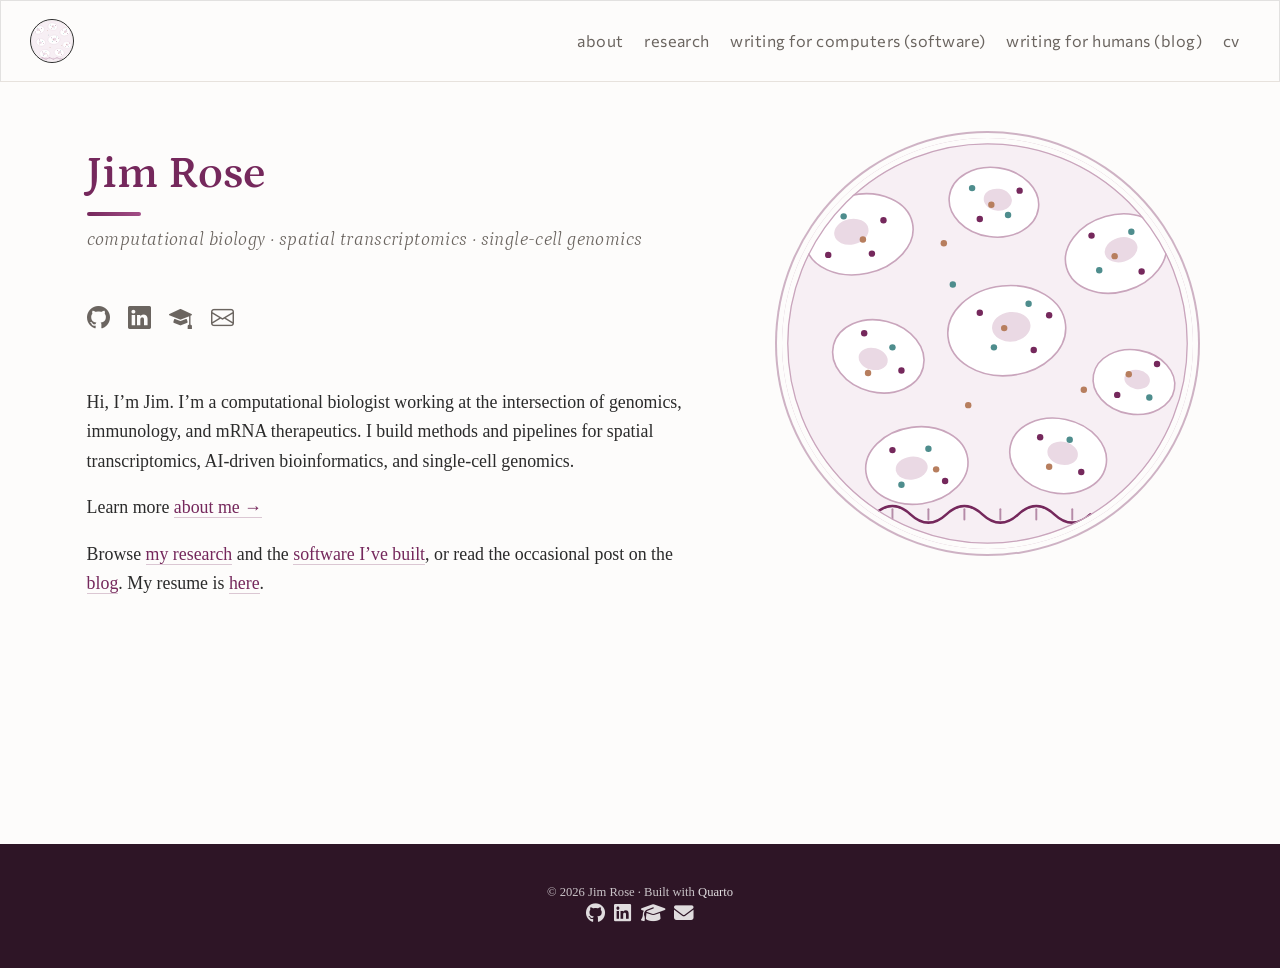
<file: index.html>
<!DOCTYPE html>
<html xmlns="http://www.w3.org/1999/xhtml" lang="en" xml:lang="en"><head>

<meta charset="utf-8">
<meta name="generator" content="quarto-1.11.9">

<meta name="viewport" content="width=device-width, initial-scale=1.0, user-scalable=yes">


<title>Jim Rose</title>
<style>
/* Default styles provided by pandoc.
** See https://pandoc.org/MANUAL.html#variables-for-html for config info.
*/
span.smallcaps{font-variant: small-caps;}
div.columns{display: flex; gap: 1.5em;}
div.column{flex: auto;}
@media screen {
div.columns{gap: min(4vw, 1.5em);}
div.column{overflow-x: auto;}
}
div.hanging-indent{margin-left: 1.5em; text-indent: -1.5em;}
ul.task-list{list-style: none;}
ul.task-list li input[type="checkbox"] {
  width: 0.8em;
  margin: 0 0.8em 0.2em -1em; /* quarto-specific, see https://github.com/quarto-dev/quarto-cli/issues/4556 */ 
  vertical-align: middle;
}
</style>


<script src="site_libs/quarto-nav/quarto-nav.js"></script>
<script src="site_libs/quarto-nav/headroom.min.js"></script>
<script src="site_libs/clipboard/clipboard.min.js"></script>
<script src="site_libs/quarto-search/autocomplete.umd.js"></script>
<script src="site_libs/quarto-search/fuse.min.js"></script>
<script src="site_libs/quarto-search/quarto-search.js"></script>
<meta name="quarto:offset" content="./">
<link href="./assets/headshot.png" rel="icon" type="image/png">
<script src="site_libs/quarto-html/quarto.js" type="module"></script>
<script src="site_libs/quarto-html/tabsets/tabsets.js" type="module"></script>
<script src="site_libs/quarto-html/scrollable-regions/scrollable-regions.js" type="module"></script>
<script src="site_libs/quarto-html/popper.min.js"></script>
<script src="site_libs/quarto-html/tippy.umd.min.js"></script>
<link href="site_libs/quarto-html/tippy.css" rel="stylesheet">
<link href="site_libs/quarto-html/quarto-syntax-highlighting-556b374da156cc6703968f8f71b5660c.css" rel="stylesheet" id="quarto-text-highlighting-styles">
<script src="site_libs/bootstrap/bootstrap.min.js"></script>
<link href="site_libs/bootstrap/bootstrap-icons.css" rel="stylesheet">
<link href="site_libs/bootstrap/bootstrap-c761110cfff67bc8594c60d81f4d1e9e.min.css" rel="stylesheet" append-hash="true" id="quarto-bootstrap" data-mode="light">
<link href="site_libs/quarto-contrib/fontawesome6-6.7.2/all.min.css" rel="stylesheet">
<link href="site_libs/quarto-contrib/fontawesome6-6.7.2/latex-fontsize.css" rel="stylesheet">
<script id="quarto-search-options" type="application/json">{
  "location": "navbar",
  "copy-button": false,
  "collapse-after": 3,
  "panel-placement": "end",
  "type": "overlay",
  "limit": 50,
  "keyboard-shortcut": [
    "f",
    "/",
    "s"
  ],
  "show-item-context": false,
  "language": {
    "search-no-results-text": "No results",
    "search-matching-documents-text": "matching documents",
    "search-copy-link-title": "Copy link to search",
    "search-hide-matches-text": "Hide additional matches",
    "search-more-match-text": "more match in this document",
    "search-more-matches-text": "more matches in this document",
    "search-clear-button-title": "Clear",
    "search-text-placeholder": "",
    "search-detached-cancel-button-title": "Cancel",
    "search-submit-button-title": "Submit",
    "search-label": "Search"
  }
}</script>


</head>

<body class="nav-fixed quarto-light"><a id="quarto-skip-link" class="visually-hidden-focusable" href="#quarto-document-content">Skip to main content</a>

<div id="quarto-search-results"></div>
  <header id="quarto-header" class="headroom fixed-top">
    <nav class="navbar navbar-expand-lg " data-bs-theme="dark" aria-label="Site">
      <div class="navbar-container container-fluid">
      <div class="navbar-brand-container mx-auto">
    <a href="./index.html" class="navbar-brand navbar-brand-logo">
    <img src="./assets/hero.svg" alt="Home — stylized tissue illustration" class="navbar-logo light-content">
    <img src="./assets/hero.svg" alt="Home — stylized tissue illustration" class="navbar-logo dark-content">
    </a>
  </div>
          <button class="navbar-toggler" type="button" data-bs-toggle="collapse" data-bs-target="#navbarCollapse" aria-controls="navbarCollapse" aria-expanded="false" aria-label="Toggle navigation" onclick="if (window.quartoToggleHeadroom) { window.quartoToggleHeadroom(); }">
  <span class="navbar-toggler-icon"></span>
</button>
          <div class="collapse navbar-collapse" id="navbarCollapse">
            <ul class="navbar-nav navbar-nav-scroll ms-auto">
  <li class="nav-item">
    <a class="nav-link" href="./about.html"> 
<span class="menu-text">about</span></a>
  </li>  
  <li class="nav-item">
    <a class="nav-link" href="./research.html"> 
<span class="menu-text">research</span></a>
  </li>  
  <li class="nav-item">
    <a class="nav-link" href="./software.html"> 
<span class="menu-text">writing for computers (software)</span></a>
  </li>  
  <li class="nav-item">
    <a class="nav-link" href="./blog.html"> 
<span class="menu-text">writing for humans (blog)</span></a>
  </li>  
  <li class="nav-item">
    <a class="nav-link" href="./cv.html"> 
<span class="menu-text">cv</span></a>
  </li>  
</ul>
          </div> <!-- /navcollapse -->
            <div class="quarto-navbar-tools">
</div>
      </div> <!-- /container-fluid -->
    </nav>
</header>
<!-- content -->
<div id="quarto-content" class="quarto-container page-columns page-rows-contents page-layout-full page-navbar">
<!-- sidebar -->
<!-- margin-sidebar -->
    
<!-- main -->
<div class="quarto-about-solana column-page">
  <div class="about-entity">
    <div class="entity-contents">
      <header id="title-block-header" class="quarto-title-block default">
<div class="quarto-title">
<h1 class="title">Jim Rose</h1>
<p class="subtitle lead">computational biology · spatial transcriptomics · single-cell genomics</p>
</div>
<div class="quarto-title-meta column-page">
  </div>
</header> <div class="about-links">
  <a href="https://github.com/jrose835" class="about-link" rel="" target="">
    <i class="bi bi-github"></i>
     <span class="about-link-text"></span>
  </a>
  <a href="https://www.linkedin.com/in/james-r-rose-85b70023/" class="about-link" rel="" target="">
    <i class="bi bi-linkedin"></i>
     <span class="about-link-text"></span>
  </a>
  <a href="https://scholar.google.com/citations?user=G2WDGLUAAAAJ&amp;hl=en" class="about-link" rel="" target="">
    <i class="bi bi-mortarboard-fill"></i>
     <span class="about-link-text"></span>
  </a>
  <a href="mailto:jrose835@gmail.com" class="about-link" rel="" target="">
    <i class="bi bi-envelope"></i>
     <span class="about-link-text"></span>
  </a>
</div>
      <div class="about-contents"><main class="content column-page" id="quarto-document-content" tabindex="-1">
<div id="hero-heading">
<p>Hi, I’m Jim. I’m a computational biologist working at the intersection of genomics, immunology, and mRNA therapeutics. I build methods and pipelines for spatial transcriptomics, AI-driven bioinformatics, and single-cell genomics.</p>
<p>Learn more <a href="./about.html">about me →</a></p>
<p>Browse <a href="./research.html">my research</a> and the <a href="./software.html">software I’ve built</a>, or read the occasional post on the <a href="./blog.html">blog</a>. My resume is <a href="./cv.html">here</a>.</p>
</div>


</main></div>
    </div>
    <img src="assets/hero.svg" alt="Stylized tissue section: cell outlines with multi-colored transcript dots and an mRNA strand" class="about-image
  round " style="height: 22em; width: 22em;">
  </div>
</div>
 <!-- /main -->
<script id="quarto-html-after-body" type="application/javascript">
  window.document.addEventListener("DOMContentLoaded", function (event) {
    const isCodeAnnotation = (el) => {
      for (const clz of el.classList) {
        if (clz.startsWith('code-annotation-')) {                     
          return true;
        }
      }
      return false;
    }
    const onCopySuccess = function(e) {
      // button target
      const button = e.trigger;
      // don't keep focus
      button.blur();
      // flash "checked"
      button.classList.add('code-copy-button-checked');
      var currentTitle = button.getAttribute("title");
      button.setAttribute("title", "Copied!");
      let tooltip;
      if (window.bootstrap) {
        button.setAttribute("data-bs-toggle", "tooltip");
        button.setAttribute("data-bs-placement", "left");
        button.setAttribute("data-bs-title", "Copied!");
        tooltip = new bootstrap.Tooltip(button, 
          { trigger: "manual", 
            customClass: "code-copy-button-tooltip",
            offset: [0, -8]});
        tooltip.show();    
      }
      setTimeout(function() {
        if (tooltip) {
          tooltip.hide();
          button.removeAttribute("data-bs-title");
          button.removeAttribute("data-bs-toggle");
          button.removeAttribute("data-bs-placement");
        }
        button.setAttribute("title", currentTitle);
        button.classList.remove('code-copy-button-checked');
      }, 1000);
      // clear code selection
      e.clearSelection();
    }
    const getTextToCopy = function(trigger) {
      const outerScaffold = trigger.parentElement.cloneNode(true);
      const codeEl = outerScaffold.querySelector('code');
      for (const childEl of codeEl.children) {
        if (isCodeAnnotation(childEl)) {
          childEl.remove();
        }
      }
      return codeEl.innerText;
    }
    const clipboard = new window.ClipboardJS('.code-copy-button:not([data-in-quarto-modal])', {
      text: getTextToCopy
    });
    clipboard.on('success', onCopySuccess);
    if (window.document.getElementById('quarto-embedded-source-code-modal')) {
      const clipboardModal = new window.ClipboardJS('.code-copy-button[data-in-quarto-modal]', {
        text: getTextToCopy,
        container: window.document.getElementById('quarto-embedded-source-code-modal')
      });
      clipboardModal.on('success', onCopySuccess);
    }
      var localhostRegex = new RegExp(/^(?:http|https):\/\/localhost\:?[0-9]*\//);
      var mailtoRegex = new RegExp(/^mailto:/);
        var filterRegex = new RegExp("https:\/\/jamesrrose\.com");
      const newWindowLabel = "(opens in a new tab)";
      const newWindowNoteId = "quarto-ext-newwindow-label";
      // Links reference one hidden label through aria-describedby, so the
      // announcement never changes their accessible name.
      var describeNewWindow = (link) => {
        if (!window.document.getElementById(newWindowNoteId)) {
          var newWindowNote = window.document.createElement("span");
          newWindowNote.id = newWindowNoteId;
          newWindowNote.hidden = true;
          newWindowNote.textContent = newWindowLabel;
          window.document.body.appendChild(newWindowNote);
        }
        var describedBy = (link.getAttribute("aria-describedby") || "").split(/\s+/).filter(Boolean);
        if (!describedBy.includes(newWindowNoteId)) {
          describedBy.push(newWindowNoteId);
          link.setAttribute("aria-describedby", describedBy.join(" "));
        }
      }
      var isInternal = (href) => {
          return filterRegex.test(href) || localhostRegex.test(href) || mailtoRegex.test(href);
      }
      // Inspect non-navigation links and adorn them if external
      window.quartoDecorateExternalLinks = function (root) {
     var links = (root || window.document).querySelectorAll('a[href]:not(.nav-link):not(.navbar-brand):not(.toc-action):not(.sidebar-link):not(.sidebar-item-toggle):not(.pagination-link):not(.no-external):not([aria-hidden]):not(.dropdown-item):not(.quarto-navigation-tool):not(.about-link)');
      for (var i=0; i<links.length; i++) {
        const link = links[i];
        if (!isInternal(link.href)) {
          // undo the damage that might have been done by quarto-nav.js in the case of
          // links that we want to consider external
          if (link.dataset.originalHref !== undefined) {
            link.href = link.dataset.originalHref;
          }
            // target, if specified
            link.setAttribute("target", "_blank");
            if (link.getAttribute("rel") === null) {
              link.setAttribute("rel", "noopener");
            }
            describeNewWindow(link);
          if (!link.classList.contains('no-external-icon')) {
          }
        }
      }
      };
      window.quartoDecorateExternalLinks(window.document);
    // Esc closes the popup (WCAG 1.4.13) and focus leaving both trigger and
    // popup closes it (WCAG 2.4.11); tippy handles neither for interactive popups.
    const hideOnEscAndFocusOut = {
      name: 'hideOnEscAndFocusOut',
      defaultValue: true,
      fn(instance) {
        const dismiss = () => {
          // A show scheduled by the trigger delay would otherwise reopen it
          instance.clearDelayTimeouts();
          instance.hide();
        };
        const onKeyDown = (event) => {
          if (event.key !== 'Escape') {
            return;
          }
          // Keep Esc from also reaching page handlers (e.g. reveal.js overview),
          // except an open reveal.js slide menu, which Esc should close too.
          // The menu handles keys only when its keyboard option is on.
          const menuHandlesEsc = window.Reveal?.getPlugin?.('menu')?.isOpen() &&
            window.Reveal.getConfig().menu?.keyboard !== false;
          if (!menuHandlesEsc) {
            event.stopPropagation();
          }
          if (instance.popper.contains(window.document.activeElement)) {
            // Disabled while refocusing so the focus trigger does not reopen it
            instance.disable();
            instance.reference.focus();
            instance.enable();
          }
          dismiss();
        };
        const onFocusOut = (event) => {
          const target = event.relatedTarget;
          if (target && !instance.reference.contains(target) &&
              !instance.popper.contains(target)) {
            dismiss();
          }
        };
        // On the trigger too: a click trigger (code-annotations: select) has no
        // blur handling. Attached for the instance's lifetime so leaving the
        // trigger also cancels a show still pending on the trigger delay.
        instance.reference.addEventListener('focusout', onFocusOut);
        return {
          onShow() {
            window.document.addEventListener('keydown', onKeyDown, true);
            instance.popper.addEventListener('focusout', onFocusOut);
          },
          onHide() {
            window.document.removeEventListener('keydown', onKeyDown, true);
            instance.popper.removeEventListener('focusout', onFocusOut);
          },
          onDestroy() {
            instance.reference.removeEventListener('focusout', onFocusOut);
          },
        };
      },
    };
    function tippyHover(el, contentFn, onTriggerFn, onUntriggerFn) {
      const config = {
        allowHTML: true,
        maxWidth: 500,
        delay: 100,
        arrow: false,
        appendTo: function(el) {
            return el.parentElement;
        },
        interactive: true,
        interactiveBorder: 10,
        theme: 'quarto',
        placement: 'bottom-start',
        plugins: [hideOnEscAndFocusOut],
      };
      if (contentFn) {
        config.content = contentFn;
      }
      if (onTriggerFn) {
        config.onTrigger = onTriggerFn;
      }
      if (onUntriggerFn) {
        config.onUntrigger = onUntriggerFn;
      }
      window.tippy(el, config); 
    }
    const noterefs = window.document.querySelectorAll('a[role="doc-noteref"]');
    for (var i=0; i<noterefs.length; i++) {
      const ref = noterefs[i];
      tippyHover(ref, function() {
        // use id or data attribute instead here
        let href = ref.getAttribute('data-footnote-href') || ref.getAttribute('href');
        try { href = new URL(href).hash; } catch {}
        const id = href.replace(/^#\/?/, "");
        const note = window.document.getElementById(id);
        if (note) {
          return note.innerHTML;
        } else {
          return "";
        }
      });
    }
    const xrefs = window.document.querySelectorAll('a.quarto-xref');
    const processXRef = (id, note) => {
      // Strip column container classes
      const stripColumnClz = (el) => {
        el.classList.remove("page-full", "page-columns");
        if (el.children) {
          for (const child of el.children) {
            stripColumnClz(child);
          }
        }
      }
      stripColumnClz(note)
      if (id === null || id.startsWith('sec-')) {
        // Special case sections, only their first couple elements
        const container = document.createElement("div");
        if (note.children && note.children.length > 2) {
          container.appendChild(note.children[0].cloneNode(true));
          for (let i = 1; i < note.children.length; i++) {
            const child = note.children[i];
            if (child.tagName === "P" && child.innerText === "") {
              continue;
            } else {
              container.appendChild(child.cloneNode(true));
              break;
            }
          }
          if (window.Quarto?.typesetMath) {
            window.Quarto.typesetMath(container);
          }
          return container.innerHTML
        } else {
          if (window.Quarto?.typesetMath) {
            window.Quarto.typesetMath(note);
          }
          return note.innerHTML;
        }
      } else {
        // Remove any anchor links if they are present
        const anchorLink = note.querySelector('a.anchorjs-link');
        if (anchorLink) {
          anchorLink.remove();
        }
        if (window.Quarto?.typesetMath) {
          window.Quarto.typesetMath(note);
        }
        if (note.classList.contains("callout")) {
          return note.outerHTML;
        } else {
          return note.innerHTML;
        }
      }
    }
    for (var i=0; i<xrefs.length; i++) {
      const xref = xrefs[i];
      tippyHover(xref, undefined, function(instance) {
        instance.disable();
        let url = xref.getAttribute('href');
        let hash = undefined; 
        if (url.startsWith('#')) {
          hash = url;
        } else {
          try { hash = new URL(url).hash; } catch {}
        }
        if (hash) {
          const id = hash.replace(/^#\/?/, "");
          const note = window.document.getElementById(id);
          if (note !== null) {
            try {
              const html = processXRef(id, note.cloneNode(true));
              instance.setContent(html);
            } finally {
              instance.enable();
              instance.show();
            }
          } else {
            // See if we can fetch this
            fetch(url.split('#')[0])
            .then(res => res.text())
            .then(html => {
              const parser = new DOMParser();
              const htmlDoc = parser.parseFromString(html, "text/html");
              const note = htmlDoc.getElementById(id);
              if (note !== null) {
                const html = processXRef(id, note);
                instance.setContent(html);
              } 
            }).finally(() => {
              instance.enable();
              instance.show();
            });
          }
        } else {
          // See if we can fetch a full url (with no hash to target)
          // This is a special case and we should probably do some content thinning / targeting
          fetch(url)
          .then(res => res.text())
          .then(html => {
            const parser = new DOMParser();
            const htmlDoc = parser.parseFromString(html, "text/html");
            const note = htmlDoc.querySelector('main.content');
            if (note !== null) {
              // This should only happen for chapter cross references
              // (since there is no id in the URL)
              // remove the first header
              if (note.children.length > 0 && note.children[0].tagName === "HEADER") {
                note.children[0].remove();
              }
              const html = processXRef(null, note);
              instance.setContent(html);
            } 
          }).finally(() => {
            instance.enable();
            instance.show();
          });
        }
      }, function(instance) {
      });
    }
        let selectedAnnoteEl;
        const selectorForAnnotation = ( cell, annotation) => {
          let cellAttr = 'data-code-cell="' + cell + '"';
          let lineAttr = 'data-code-annotation="' +  annotation + '"';
          const selector = 'span[' + cellAttr + '][' + lineAttr + ']';
          return selector;
        }
        const selectCodeLines = (annoteEl) => {
          const doc = window.document;
          const targetCell = annoteEl.getAttribute("data-target-cell");
          const targetAnnotation = annoteEl.getAttribute("data-target-annotation");
          const annoteSpan = window.document.querySelector(selectorForAnnotation(targetCell, targetAnnotation));
          const lines = annoteSpan.getAttribute("data-code-lines").split(",");
          const lineIds = lines.map((line) => {
            return targetCell + "-" + line;
          })
          // Each band is positioned against its own containing block, which is
          // not the offsetParent of the lines, so place it from client rects.
          const placeBand = (band, firstEl, lastEl, codeBlock) => {
            const container = band.offsetParent;
            if (container === null) {
              return;
            }
            const containerRect = container.getBoundingClientRect();
            // Reveal.js scales slides with a transform, so convert client
            // pixels back to the CSS pixels of the container.
            const scale = containerRect.height / container.offsetHeight || 1;
            const firstRect = firstEl.getBoundingClientRect();
            const lastRect = lastEl.getBoundingClientRect();
            const top = (firstRect.top - containerRect.top) / scale - container.clientTop + container.scrollTop;
            const height = (lastRect.bottom - firstRect.top) / scale;
            band.style.top = top - 2 + "px";
            band.style.height = height + 4 + "px";
            if (codeBlock) {
              // Without the copy button wrapper, the containing block is wider
              // than the code block, so span the code block explicitly.
              const blockRect = codeBlock.getBoundingClientRect();
              band.style.left = (blockRect.left - containerRect.left) / scale - container.clientLeft + container.scrollLeft + "px";
              band.style.width = blockRect.width / scale + "px";
            }
          };
          if (lineIds.length > 0) {
            const el = window.document.getElementById(lineIds[0]);
            const lastEl = window.document.getElementById(lineIds[lineIds.length - 1]);
            const parent = el.parentElement.parentElement;
            // cook up a div (if necessary) and position it
            let div = window.document.getElementById("code-annotation-line-highlight");
            if (div === null) {
              div = window.document.createElement("div");
              div.setAttribute("id", "code-annotation-line-highlight");
              div.style.position = 'absolute';
              parent.appendChild(div);
            }
            placeBand(div, el, lastEl, parent.closest("div.sourceCode") || parent);
            let gutterDiv = window.document.getElementById("code-annotation-line-highlight-gutter");
            if (gutterDiv === null) {
              gutterDiv = window.document.createElement("div");
              gutterDiv.setAttribute("id", "code-annotation-line-highlight-gutter");
              gutterDiv.style.position = 'absolute';
              const codeCell = window.document.getElementById(targetCell);
              const gutter = codeCell.querySelector('.code-annotation-gutter');
              gutter.appendChild(gutterDiv);
            }
            placeBand(gutterDiv, el, lastEl);
            selectedAnnoteEl = annoteEl;
          }
        };
        const unselectCodeLines = () => {
          const elementsIds = ["code-annotation-line-highlight", "code-annotation-line-highlight-gutter"];
          elementsIds.forEach((elId) => {
            const div = window.document.getElementById(elId);
            if (div) {
              div.remove();
            }
          });
          selectedAnnoteEl = undefined;
        };
          // Handle positioning of the toggle
      window.addEventListener(
        "resize",
        throttle(() => {
          elRect = undefined;
          if (selectedAnnoteEl) {
            selectCodeLines(selectedAnnoteEl);
          }
        }, 10)
      );
      function throttle(fn, ms) {
      let throttle = false;
      let timer;
        return (...args) => {
          if(!throttle) { // first call gets through
              fn.apply(this, args);
              throttle = true;
          } else { // all the others get throttled
              if(timer) clearTimeout(timer); // cancel #2
              timer = setTimeout(() => {
                fn.apply(this, args);
                timer = throttle = false;
              }, ms);
          }
        };
      }
        // Attach click handler to the DT
        const annoteDls = window.document.querySelectorAll('dt[data-target-cell]');
        for (const annoteDlNode of annoteDls) {
          annoteDlNode.addEventListener('click', (event) => {
            const clickedEl = event.target;
            if (clickedEl !== selectedAnnoteEl) {
              unselectCodeLines();
              const activeEl = window.document.querySelector('dt[data-target-cell].code-annotation-active');
              if (activeEl) {
                activeEl.classList.remove('code-annotation-active');
              }
              selectCodeLines(clickedEl);
              clickedEl.classList.add('code-annotation-active');
            } else {
              // Unselect the line
              unselectCodeLines();
              clickedEl.classList.remove('code-annotation-active');
            }
          });
        }
    const findCites = (el) => {
      const parentEl = el.parentElement;
      if (parentEl) {
        const cites = parentEl.dataset.cites;
        if (cites) {
          return {
            el,
            cites: cites.split(' ')
          };
        } else {
          return findCites(el.parentElement)
        }
      } else {
        return undefined;
      }
    };
    var bibliorefs = window.document.querySelectorAll('a[role="doc-biblioref"]');
    for (var i=0; i<bibliorefs.length; i++) {
      const ref = bibliorefs[i];
      const citeInfo = findCites(ref);
      if (citeInfo) {
        tippyHover(citeInfo.el, function() {
          var popup = window.document.createElement('div');
          citeInfo.cites.forEach(function(cite) {
            var citeDiv = window.document.createElement('div');
            citeDiv.classList.add('hanging-indent');
            citeDiv.classList.add('csl-entry');
            var biblioDiv = window.document.getElementById('ref-' + cite);
            if (biblioDiv) {
              citeDiv.innerHTML = biblioDiv.innerHTML;
            }
            popup.appendChild(citeDiv);
          });
          return popup.innerHTML;
        });
      }
    }
  });
  </script>
  <script type="application/javascript">
  window.quartoScrollableRegionsLabels = {"code":"Scrollable code","output":"Scrollable output"};
  </script>
</div> <!-- /content -->
<footer class="footer">
  <div class="nav-footer">
    <div class="nav-footer-left">
      &nbsp;
    </div>   
    <div class="nav-footer-center">
<p>© 2026 Jim Rose · Built with <a href="https://quarto.org">Quarto</a> <br> <a href="https://github.com/jrose835"><i class="fa-brands fa-github" aria-label="github"></i></a> &nbsp; <a href="https://www.linkedin.com/in/james-r-rose-85b70023/"><i class="fa-brands fa-linkedin" aria-label="linkedin"></i></a> &nbsp; <a href="https://scholar.google.com/citations?user=G2WDGLUAAAAJ&amp;hl=en"><i class="fa-solid fa-graduation-cap" aria-label="graduation-cap"></i></a> &nbsp; <a href="mailto:jrose835@gmail.com"><i class="fa-solid fa-envelope" aria-label="envelope"></i></a></p>
</div>
    <div class="nav-footer-right">
      &nbsp;
    </div>
  </div>
</footer>




</body></html>
</file>
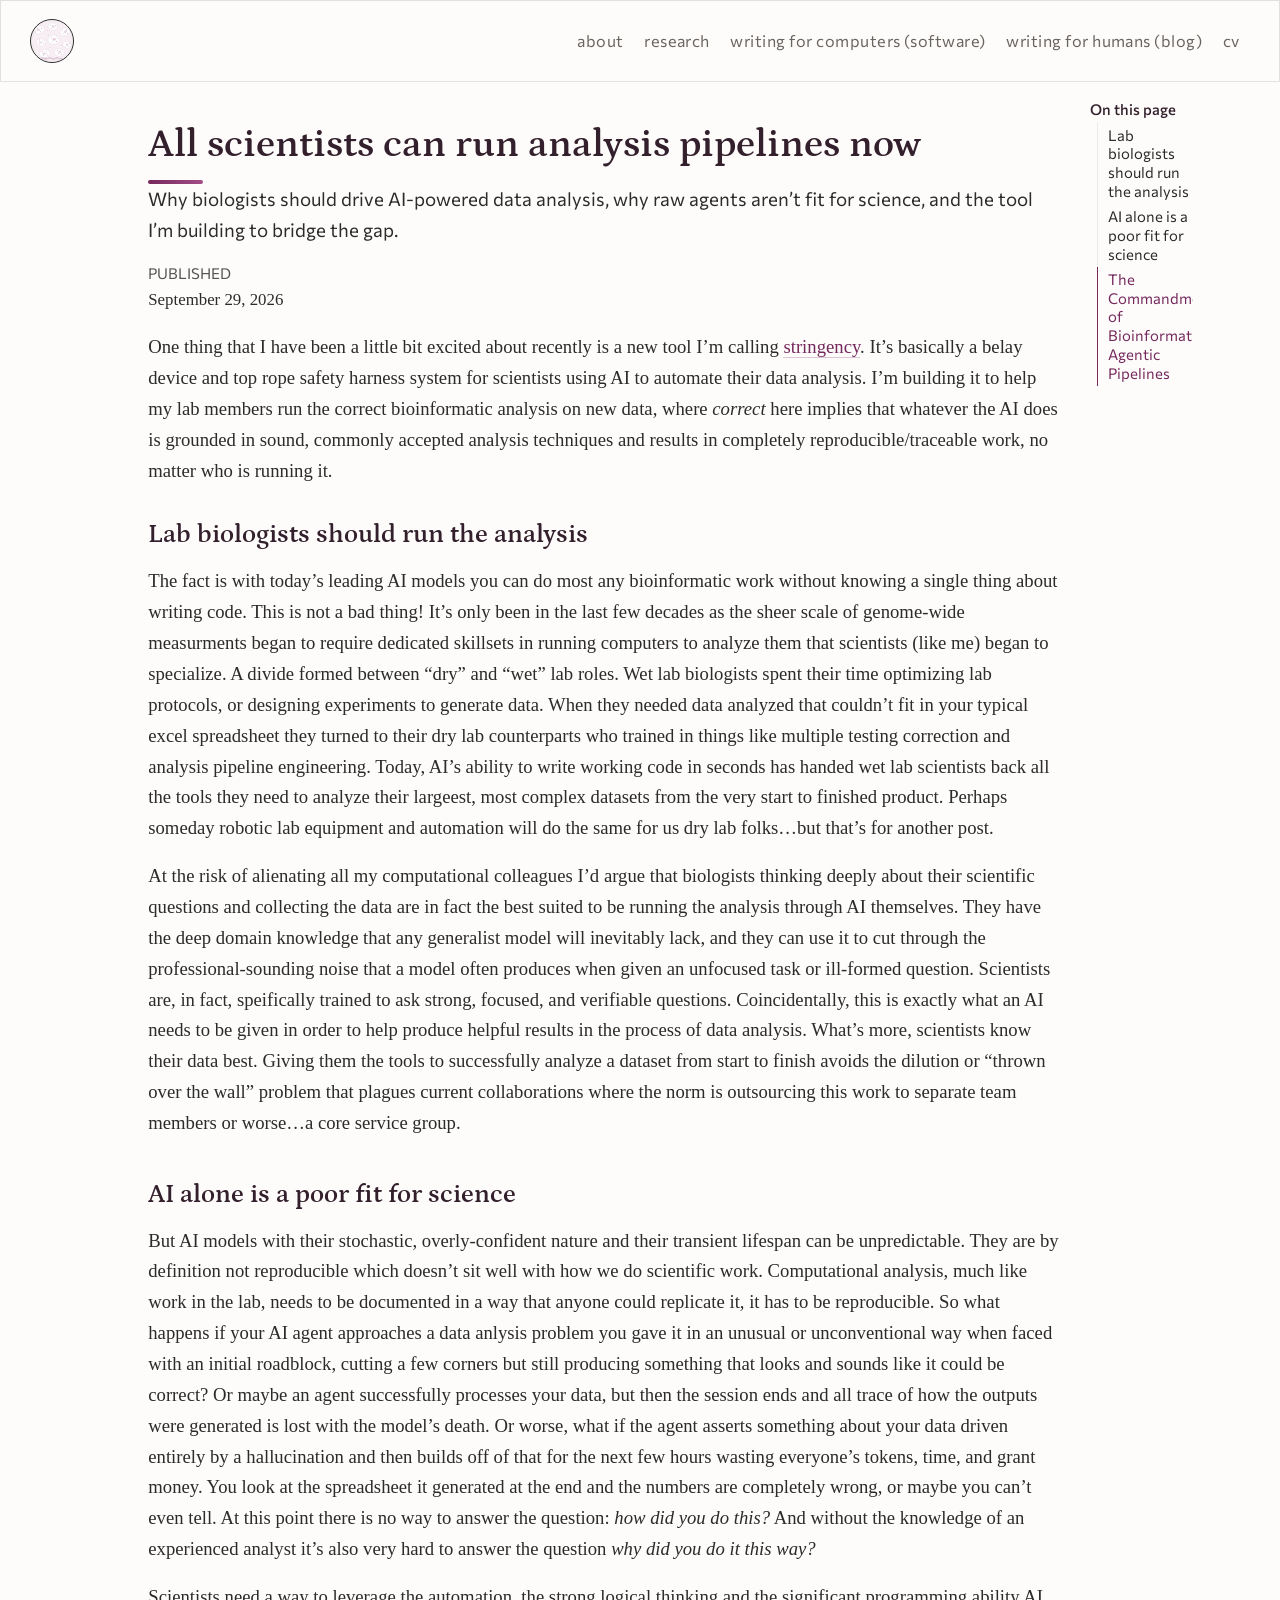
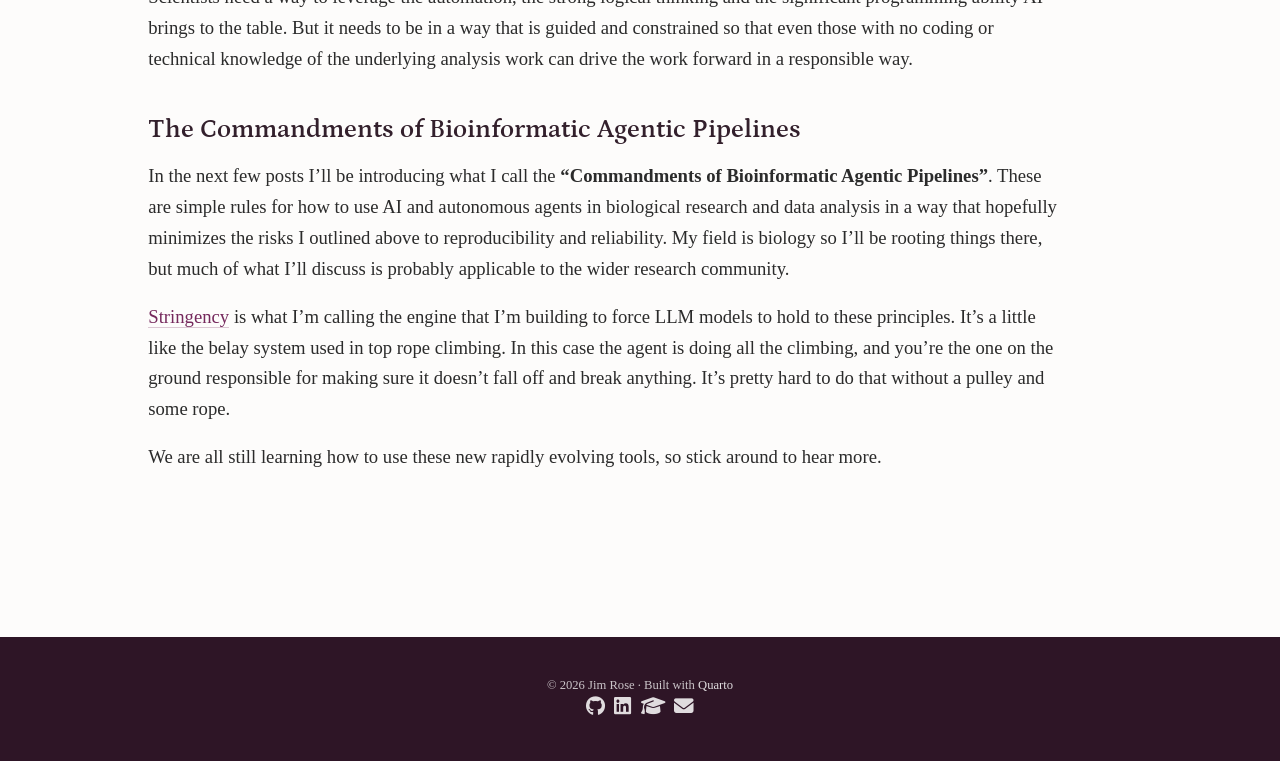
<file: posts/enter-stringency/index.html>
<!DOCTYPE html>
<html xmlns="http://www.w3.org/1999/xhtml" lang="en" xml:lang="en"><head>

<meta charset="utf-8">
<meta name="generator" content="quarto-1.11.9">

<meta name="viewport" content="width=device-width, initial-scale=1.0, user-scalable=yes">

<meta name="dcterms.date" content="2026-09-29">
<meta name="description" content="Why biologists should drive AI-powered data analysis, why raw agents aren’t fit for science, and the tool I’m building to bridge the gap.">

<title>All scientists can run analysis pipelines now – Jim Rose</title>
<style>
/* Default styles provided by pandoc.
** See https://pandoc.org/MANUAL.html#variables-for-html for config info.
*/
span.smallcaps{font-variant: small-caps;}
div.columns{display: flex; gap: 1.5em;}
div.column{flex: auto;}
@media screen {
div.columns{gap: min(4vw, 1.5em);}
div.column{overflow-x: auto;}
}
div.hanging-indent{margin-left: 1.5em; text-indent: -1.5em;}
ul.task-list{list-style: none;}
ul.task-list li input[type="checkbox"] {
  width: 0.8em;
  margin: 0 0.8em 0.2em -1em; /* quarto-specific, see https://github.com/quarto-dev/quarto-cli/issues/4556 */ 
  vertical-align: middle;
}
</style>


<script src="../../site_libs/quarto-nav/quarto-nav.js"></script>
<script src="../../site_libs/quarto-nav/headroom.min.js"></script>
<script src="../../site_libs/clipboard/clipboard.min.js"></script>
<script src="../../site_libs/quarto-search/autocomplete.umd.js"></script>
<script src="../../site_libs/quarto-search/fuse.min.js"></script>
<script src="../../site_libs/quarto-search/quarto-search.js"></script>
<meta name="quarto:offset" content="../../">
<link href="../../assets/headshot.png" rel="icon" type="image/png">
<script src="../../site_libs/quarto-html/quarto.js" type="module"></script>
<script src="../../site_libs/quarto-html/tabsets/tabsets.js" type="module"></script>
<script src="../../site_libs/quarto-html/scrollable-regions/scrollable-regions.js" type="module"></script>
<script src="../../site_libs/quarto-html/popper.min.js"></script>
<script src="../../site_libs/quarto-html/tippy.umd.min.js"></script>
<link href="../../site_libs/quarto-html/tippy.css" rel="stylesheet">
<link href="../../site_libs/quarto-html/quarto-syntax-highlighting-556b374da156cc6703968f8f71b5660c.css" rel="stylesheet" id="quarto-text-highlighting-styles">
<script src="../../site_libs/bootstrap/bootstrap.min.js"></script>
<link href="../../site_libs/bootstrap/bootstrap-icons.css" rel="stylesheet">
<link href="../../site_libs/bootstrap/bootstrap-c761110cfff67bc8594c60d81f4d1e9e.min.css" rel="stylesheet" append-hash="true" id="quarto-bootstrap" data-mode="light">
<link href="../../site_libs/quarto-contrib/fontawesome6-6.7.2/all.min.css" rel="stylesheet">
<link href="../../site_libs/quarto-contrib/fontawesome6-6.7.2/latex-fontsize.css" rel="stylesheet">
<script id="quarto-search-options" type="application/json">{
  "location": "navbar",
  "copy-button": false,
  "collapse-after": 3,
  "panel-placement": "end",
  "type": "overlay",
  "limit": 50,
  "keyboard-shortcut": [
    "f",
    "/",
    "s"
  ],
  "show-item-context": false,
  "language": {
    "search-no-results-text": "No results",
    "search-matching-documents-text": "matching documents",
    "search-copy-link-title": "Copy link to search",
    "search-hide-matches-text": "Hide additional matches",
    "search-more-match-text": "more match in this document",
    "search-more-matches-text": "more matches in this document",
    "search-clear-button-title": "Clear",
    "search-text-placeholder": "",
    "search-detached-cancel-button-title": "Cancel",
    "search-submit-button-title": "Submit",
    "search-label": "Search"
  }
}</script>


</head>

<body class="nav-fixed quarto-light"><a id="quarto-skip-link" class="visually-hidden-focusable" href="#quarto-document-content">Skip to main content</a>

<div id="quarto-search-results"></div>
  <header id="quarto-header" class="headroom fixed-top">
    <nav class="navbar navbar-expand-lg " data-bs-theme="dark" aria-label="Site">
      <div class="navbar-container container-fluid">
      <div class="navbar-brand-container mx-auto">
    <a href="../../index.html" class="navbar-brand navbar-brand-logo">
    <img src="../../assets/hero.svg" alt="Home — stylized tissue illustration" class="navbar-logo light-content">
    <img src="../../assets/hero.svg" alt="Home — stylized tissue illustration" class="navbar-logo dark-content">
    </a>
  </div>
          <button class="navbar-toggler" type="button" data-bs-toggle="collapse" data-bs-target="#navbarCollapse" aria-controls="navbarCollapse" aria-expanded="false" aria-label="Toggle navigation" onclick="if (window.quartoToggleHeadroom) { window.quartoToggleHeadroom(); }">
  <span class="navbar-toggler-icon"></span>
</button>
          <div class="collapse navbar-collapse" id="navbarCollapse">
            <ul class="navbar-nav navbar-nav-scroll ms-auto">
  <li class="nav-item">
    <a class="nav-link" href="../../about.html"> 
<span class="menu-text">about</span></a>
  </li>  
  <li class="nav-item">
    <a class="nav-link" href="../../research.html"> 
<span class="menu-text">research</span></a>
  </li>  
  <li class="nav-item">
    <a class="nav-link" href="../../software.html"> 
<span class="menu-text">writing for computers (software)</span></a>
  </li>  
  <li class="nav-item">
    <a class="nav-link" href="../../blog.html"> 
<span class="menu-text">writing for humans (blog)</span></a>
  </li>  
  <li class="nav-item">
    <a class="nav-link" href="../../cv.html"> 
<span class="menu-text">cv</span></a>
  </li>  
</ul>
          </div> <!-- /navcollapse -->
            <div class="quarto-navbar-tools">
</div>
      </div> <!-- /container-fluid -->
    </nav>
</header>
<!-- content -->
<div id="quarto-content" class="quarto-container page-columns page-rows-contents page-layout-article page-navbar">
<!-- sidebar -->
<!-- margin-sidebar -->
    <div id="quarto-margin-sidebar" class="sidebar margin-sidebar">
        <nav id="TOC" role="doc-toc" aria-labelledby="toc-title" class="toc-active">
    <h2 id="toc-title">On this page</h2>
   
  <ul>
  <li><a href="#lab-biologists-should-run-the-analysis" id="toc-lab-biologists-should-run-the-analysis" class="nav-link active" data-scroll-target="#lab-biologists-should-run-the-analysis">Lab biologists should run the analysis</a></li>
  <li><a href="#ai-alone-is-a-poor-fit-for-science" id="toc-ai-alone-is-a-poor-fit-for-science" class="nav-link" data-scroll-target="#ai-alone-is-a-poor-fit-for-science">AI alone is a poor fit for science</a></li>
  <li><a href="#the-commandments-of-bioinformatic-agentic-pipelines" id="toc-the-commandments-of-bioinformatic-agentic-pipelines" class="nav-link" data-scroll-target="#the-commandments-of-bioinformatic-agentic-pipelines">The Commandments of Bioinformatic Agentic Pipelines</a></li>
  </ul>
</nav>
    </div>
<!-- main -->
<main class="content" id="quarto-document-content" tabindex="-1">

<header id="title-block-header" class="quarto-title-block default">
<div class="quarto-title">
<h1 class="title">All scientists can run analysis pipelines now</h1>
</div>

<div>
  <div class="description">
    Why biologists should drive AI-powered data analysis, why raw agents aren’t fit for science, and the tool I’m building to bridge the gap.
  </div>
</div>


<div class="quarto-title-meta">

    
    <div>
    <div class="quarto-title-meta-heading">Published</div>
    <div class="quarto-title-meta-contents">
      <p class="date">September 29, 2026</p>
    </div>
  </div>
  
    
  </div>
  


</header>


<p>One thing that I have been a little bit excited about recently is a new tool I’m calling <a href="https://github.com/santangelo-lab/stringency">stringency</a>. It’s basically a belay device and top rope safety harness system for scientists using AI to automate their data analysis. I’m building it to help my lab members run the correct bioinformatic analysis on new data, where <em>correct</em> here implies that whatever the AI does is grounded in sound, commonly accepted analysis techniques and results in completely reproducible/traceable work, no matter who is running it.</p>
<section id="lab-biologists-should-run-the-analysis" class="level2">
<h2 data-anchor-id="lab-biologists-should-run-the-analysis">Lab biologists should run the analysis</h2>
<p>The fact is with today’s leading AI models you can do most any bioinformatic work without knowing a single thing about writing code. This is not a bad thing! It’s only been in the last few decades as the sheer scale of genome-wide measurments began to require dedicated skillsets in running computers to analyze them that scientists (like me) began to specialize. A divide formed between “dry” and “wet” lab roles. Wet lab biologists spent their time optimizing lab protocols, or designing experiments to generate data. When they needed data analyzed that couldn’t fit in your typical excel spreadsheet they turned to their dry lab counterparts who trained in things like multiple testing correction and analysis pipeline engineering. Today, AI’s ability to write working code in seconds has handed wet lab scientists back all the tools they need to analyze their largeest, most complex datasets from the very start to finished product. Perhaps someday robotic lab equipment and automation will do the same for us dry lab folks…but that’s for another post.</p>
<p>At the risk of alienating all my computational colleagues I’d argue that biologists thinking deeply about their scientific questions and collecting the data are in fact the best suited to be running the analysis through AI themselves. They have the deep domain knowledge that any generalist model will inevitably lack, and they can use it to cut through the professional-sounding noise that a model often produces when given an unfocused task or ill-formed question. Scientists are, in fact, speifically trained to ask strong, focused, and verifiable questions. Coincidentally, this is exactly what an AI needs to be given in order to help produce helpful results in the process of data analysis. What’s more, scientists know their data best. Giving them the tools to successfully analyze a dataset from start to finish avoids the dilution or “thrown over the wall” problem that plagues current collaborations where the norm is outsourcing this work to separate team members or worse…a core service group.</p>
</section>
<section id="ai-alone-is-a-poor-fit-for-science" class="level2">
<h2 data-anchor-id="ai-alone-is-a-poor-fit-for-science">AI alone is a poor fit for science</h2>
<p>But AI models with their stochastic, overly-confident nature and their transient lifespan can be unpredictable. They are by definition not reproducible which doesn’t sit well with how we do scientific work. Computational analysis, much like work in the lab, needs to be documented in a way that anyone could replicate it, it has to be reproducible. So what happens if your AI agent approaches a data anlysis problem you gave it in an unusual or unconventional way when faced with an initial roadblock, cutting a few corners but still producing something that looks and sounds like it could be correct? Or maybe an agent successfully processes your data, but then the session ends and all trace of how the outputs were generated is lost with the model’s death. Or worse, what if the agent asserts something about your data driven entirely by a hallucination and then builds off of that for the next few hours wasting everyone’s tokens, time, and grant money. You look at the spreadsheet it generated at the end and the numbers are completely wrong, or maybe you can’t even tell. At this point there is no way to answer the question: <em>how did you do this?</em> And without the knowledge of an experienced analyst it’s also very hard to answer the question <em>why did you do it this way?</em></p>
<p>Scientists need a way to leverage the automation, the strong logical thinking and the significant programming ability AI brings to the table. But it needs to be in a way that is guided and constrained so that even those with no coding or technical knowledge of the underlying analysis work can drive the work forward in a responsible way.</p>
</section>
<section id="the-commandments-of-bioinformatic-agentic-pipelines" class="level2">
<h2 data-anchor-id="the-commandments-of-bioinformatic-agentic-pipelines">The Commandments of Bioinformatic Agentic Pipelines</h2>
<p>In the next few posts I’ll be introducing what I call the <strong>“Commandments of Bioinformatic Agentic Pipelines”</strong>. These are simple rules for how to use AI and autonomous agents in biological research and data analysis in a way that hopefully minimizes the risks I outlined above to reproducibility and reliability. My field is biology so I’ll be rooting things there, but much of what I’ll discuss is probably applicable to the wider research community.</p>
<p><a href="https://github.com/santangelo-lab/stringency">Stringency</a> is what I’m calling the engine that I’m building to force LLM models to hold to these principles. It’s a little like the belay system used in top rope climbing. In this case the agent is doing all the climbing, and you’re the one on the ground responsible for making sure it doesn’t fall off and break anything. It’s pretty hard to do that without a pulley and some rope.</p>
<p>We are all still learning how to use these new rapidly evolving tools, so stick around to hear more.</p>


</section>

</main> <!-- /main -->
<script id="quarto-html-after-body" type="application/javascript">
  window.document.addEventListener("DOMContentLoaded", function (event) {
    const isCodeAnnotation = (el) => {
      for (const clz of el.classList) {
        if (clz.startsWith('code-annotation-')) {                     
          return true;
        }
      }
      return false;
    }
    const onCopySuccess = function(e) {
      // button target
      const button = e.trigger;
      // don't keep focus
      button.blur();
      // flash "checked"
      button.classList.add('code-copy-button-checked');
      var currentTitle = button.getAttribute("title");
      button.setAttribute("title", "Copied!");
      let tooltip;
      if (window.bootstrap) {
        button.setAttribute("data-bs-toggle", "tooltip");
        button.setAttribute("data-bs-placement", "left");
        button.setAttribute("data-bs-title", "Copied!");
        tooltip = new bootstrap.Tooltip(button, 
          { trigger: "manual", 
            customClass: "code-copy-button-tooltip",
            offset: [0, -8]});
        tooltip.show();    
      }
      setTimeout(function() {
        if (tooltip) {
          tooltip.hide();
          button.removeAttribute("data-bs-title");
          button.removeAttribute("data-bs-toggle");
          button.removeAttribute("data-bs-placement");
        }
        button.setAttribute("title", currentTitle);
        button.classList.remove('code-copy-button-checked');
      }, 1000);
      // clear code selection
      e.clearSelection();
    }
    const getTextToCopy = function(trigger) {
      const outerScaffold = trigger.parentElement.cloneNode(true);
      const codeEl = outerScaffold.querySelector('code');
      for (const childEl of codeEl.children) {
        if (isCodeAnnotation(childEl)) {
          childEl.remove();
        }
      }
      return codeEl.innerText;
    }
    const clipboard = new window.ClipboardJS('.code-copy-button:not([data-in-quarto-modal])', {
      text: getTextToCopy
    });
    clipboard.on('success', onCopySuccess);
    if (window.document.getElementById('quarto-embedded-source-code-modal')) {
      const clipboardModal = new window.ClipboardJS('.code-copy-button[data-in-quarto-modal]', {
        text: getTextToCopy,
        container: window.document.getElementById('quarto-embedded-source-code-modal')
      });
      clipboardModal.on('success', onCopySuccess);
    }
      var localhostRegex = new RegExp(/^(?:http|https):\/\/localhost\:?[0-9]*\//);
      var mailtoRegex = new RegExp(/^mailto:/);
        var filterRegex = new RegExp("https:\/\/jamesrrose\.com");
      const newWindowLabel = "(opens in a new tab)";
      const newWindowNoteId = "quarto-ext-newwindow-label";
      // Links reference one hidden label through aria-describedby, so the
      // announcement never changes their accessible name.
      var describeNewWindow = (link) => {
        if (!window.document.getElementById(newWindowNoteId)) {
          var newWindowNote = window.document.createElement("span");
          newWindowNote.id = newWindowNoteId;
          newWindowNote.hidden = true;
          newWindowNote.textContent = newWindowLabel;
          window.document.body.appendChild(newWindowNote);
        }
        var describedBy = (link.getAttribute("aria-describedby") || "").split(/\s+/).filter(Boolean);
        if (!describedBy.includes(newWindowNoteId)) {
          describedBy.push(newWindowNoteId);
          link.setAttribute("aria-describedby", describedBy.join(" "));
        }
      }
      var isInternal = (href) => {
          return filterRegex.test(href) || localhostRegex.test(href) || mailtoRegex.test(href);
      }
      // Inspect non-navigation links and adorn them if external
      window.quartoDecorateExternalLinks = function (root) {
     var links = (root || window.document).querySelectorAll('a[href]:not(.nav-link):not(.navbar-brand):not(.toc-action):not(.sidebar-link):not(.sidebar-item-toggle):not(.pagination-link):not(.no-external):not([aria-hidden]):not(.dropdown-item):not(.quarto-navigation-tool):not(.about-link)');
      for (var i=0; i<links.length; i++) {
        const link = links[i];
        if (!isInternal(link.href)) {
          // undo the damage that might have been done by quarto-nav.js in the case of
          // links that we want to consider external
          if (link.dataset.originalHref !== undefined) {
            link.href = link.dataset.originalHref;
          }
            // target, if specified
            link.setAttribute("target", "_blank");
            if (link.getAttribute("rel") === null) {
              link.setAttribute("rel", "noopener");
            }
            describeNewWindow(link);
          if (!link.classList.contains('no-external-icon')) {
          }
        }
      }
      };
      window.quartoDecorateExternalLinks(window.document);
    // Esc closes the popup (WCAG 1.4.13) and focus leaving both trigger and
    // popup closes it (WCAG 2.4.11); tippy handles neither for interactive popups.
    const hideOnEscAndFocusOut = {
      name: 'hideOnEscAndFocusOut',
      defaultValue: true,
      fn(instance) {
        const dismiss = () => {
          // A show scheduled by the trigger delay would otherwise reopen it
          instance.clearDelayTimeouts();
          instance.hide();
        };
        const onKeyDown = (event) => {
          if (event.key !== 'Escape') {
            return;
          }
          // Keep Esc from also reaching page handlers (e.g. reveal.js overview),
          // except an open reveal.js slide menu, which Esc should close too.
          // The menu handles keys only when its keyboard option is on.
          const menuHandlesEsc = window.Reveal?.getPlugin?.('menu')?.isOpen() &&
            window.Reveal.getConfig().menu?.keyboard !== false;
          if (!menuHandlesEsc) {
            event.stopPropagation();
          }
          if (instance.popper.contains(window.document.activeElement)) {
            // Disabled while refocusing so the focus trigger does not reopen it
            instance.disable();
            instance.reference.focus();
            instance.enable();
          }
          dismiss();
        };
        const onFocusOut = (event) => {
          const target = event.relatedTarget;
          if (target && !instance.reference.contains(target) &&
              !instance.popper.contains(target)) {
            dismiss();
          }
        };
        // On the trigger too: a click trigger (code-annotations: select) has no
        // blur handling. Attached for the instance's lifetime so leaving the
        // trigger also cancels a show still pending on the trigger delay.
        instance.reference.addEventListener('focusout', onFocusOut);
        return {
          onShow() {
            window.document.addEventListener('keydown', onKeyDown, true);
            instance.popper.addEventListener('focusout', onFocusOut);
          },
          onHide() {
            window.document.removeEventListener('keydown', onKeyDown, true);
            instance.popper.removeEventListener('focusout', onFocusOut);
          },
          onDestroy() {
            instance.reference.removeEventListener('focusout', onFocusOut);
          },
        };
      },
    };
    function tippyHover(el, contentFn, onTriggerFn, onUntriggerFn) {
      const config = {
        allowHTML: true,
        maxWidth: 500,
        delay: 100,
        arrow: false,
        appendTo: function(el) {
            return el.parentElement;
        },
        interactive: true,
        interactiveBorder: 10,
        theme: 'quarto',
        placement: 'bottom-start',
        plugins: [hideOnEscAndFocusOut],
      };
      if (contentFn) {
        config.content = contentFn;
      }
      if (onTriggerFn) {
        config.onTrigger = onTriggerFn;
      }
      if (onUntriggerFn) {
        config.onUntrigger = onUntriggerFn;
      }
      window.tippy(el, config); 
    }
    const noterefs = window.document.querySelectorAll('a[role="doc-noteref"]');
    for (var i=0; i<noterefs.length; i++) {
      const ref = noterefs[i];
      tippyHover(ref, function() {
        // use id or data attribute instead here
        let href = ref.getAttribute('data-footnote-href') || ref.getAttribute('href');
        try { href = new URL(href).hash; } catch {}
        const id = href.replace(/^#\/?/, "");
        const note = window.document.getElementById(id);
        if (note) {
          return note.innerHTML;
        } else {
          return "";
        }
      });
    }
    const xrefs = window.document.querySelectorAll('a.quarto-xref');
    const processXRef = (id, note) => {
      // Strip column container classes
      const stripColumnClz = (el) => {
        el.classList.remove("page-full", "page-columns");
        if (el.children) {
          for (const child of el.children) {
            stripColumnClz(child);
          }
        }
      }
      stripColumnClz(note)
      if (id === null || id.startsWith('sec-')) {
        // Special case sections, only their first couple elements
        const container = document.createElement("div");
        if (note.children && note.children.length > 2) {
          container.appendChild(note.children[0].cloneNode(true));
          for (let i = 1; i < note.children.length; i++) {
            const child = note.children[i];
            if (child.tagName === "P" && child.innerText === "") {
              continue;
            } else {
              container.appendChild(child.cloneNode(true));
              break;
            }
          }
          if (window.Quarto?.typesetMath) {
            window.Quarto.typesetMath(container);
          }
          return container.innerHTML
        } else {
          if (window.Quarto?.typesetMath) {
            window.Quarto.typesetMath(note);
          }
          return note.innerHTML;
        }
      } else {
        // Remove any anchor links if they are present
        const anchorLink = note.querySelector('a.anchorjs-link');
        if (anchorLink) {
          anchorLink.remove();
        }
        if (window.Quarto?.typesetMath) {
          window.Quarto.typesetMath(note);
        }
        if (note.classList.contains("callout")) {
          return note.outerHTML;
        } else {
          return note.innerHTML;
        }
      }
    }
    for (var i=0; i<xrefs.length; i++) {
      const xref = xrefs[i];
      tippyHover(xref, undefined, function(instance) {
        instance.disable();
        let url = xref.getAttribute('href');
        let hash = undefined; 
        if (url.startsWith('#')) {
          hash = url;
        } else {
          try { hash = new URL(url).hash; } catch {}
        }
        if (hash) {
          const id = hash.replace(/^#\/?/, "");
          const note = window.document.getElementById(id);
          if (note !== null) {
            try {
              const html = processXRef(id, note.cloneNode(true));
              instance.setContent(html);
            } finally {
              instance.enable();
              instance.show();
            }
          } else {
            // See if we can fetch this
            fetch(url.split('#')[0])
            .then(res => res.text())
            .then(html => {
              const parser = new DOMParser();
              const htmlDoc = parser.parseFromString(html, "text/html");
              const note = htmlDoc.getElementById(id);
              if (note !== null) {
                const html = processXRef(id, note);
                instance.setContent(html);
              } 
            }).finally(() => {
              instance.enable();
              instance.show();
            });
          }
        } else {
          // See if we can fetch a full url (with no hash to target)
          // This is a special case and we should probably do some content thinning / targeting
          fetch(url)
          .then(res => res.text())
          .then(html => {
            const parser = new DOMParser();
            const htmlDoc = parser.parseFromString(html, "text/html");
            const note = htmlDoc.querySelector('main.content');
            if (note !== null) {
              // This should only happen for chapter cross references
              // (since there is no id in the URL)
              // remove the first header
              if (note.children.length > 0 && note.children[0].tagName === "HEADER") {
                note.children[0].remove();
              }
              const html = processXRef(null, note);
              instance.setContent(html);
            } 
          }).finally(() => {
            instance.enable();
            instance.show();
          });
        }
      }, function(instance) {
      });
    }
        let selectedAnnoteEl;
        const selectorForAnnotation = ( cell, annotation) => {
          let cellAttr = 'data-code-cell="' + cell + '"';
          let lineAttr = 'data-code-annotation="' +  annotation + '"';
          const selector = 'span[' + cellAttr + '][' + lineAttr + ']';
          return selector;
        }
        const selectCodeLines = (annoteEl) => {
          const doc = window.document;
          const targetCell = annoteEl.getAttribute("data-target-cell");
          const targetAnnotation = annoteEl.getAttribute("data-target-annotation");
          const annoteSpan = window.document.querySelector(selectorForAnnotation(targetCell, targetAnnotation));
          const lines = annoteSpan.getAttribute("data-code-lines").split(",");
          const lineIds = lines.map((line) => {
            return targetCell + "-" + line;
          })
          // Each band is positioned against its own containing block, which is
          // not the offsetParent of the lines, so place it from client rects.
          const placeBand = (band, firstEl, lastEl, codeBlock) => {
            const container = band.offsetParent;
            if (container === null) {
              return;
            }
            const containerRect = container.getBoundingClientRect();
            // Reveal.js scales slides with a transform, so convert client
            // pixels back to the CSS pixels of the container.
            const scale = containerRect.height / container.offsetHeight || 1;
            const firstRect = firstEl.getBoundingClientRect();
            const lastRect = lastEl.getBoundingClientRect();
            const top = (firstRect.top - containerRect.top) / scale - container.clientTop + container.scrollTop;
            const height = (lastRect.bottom - firstRect.top) / scale;
            band.style.top = top - 2 + "px";
            band.style.height = height + 4 + "px";
            if (codeBlock) {
              // Without the copy button wrapper, the containing block is wider
              // than the code block, so span the code block explicitly.
              const blockRect = codeBlock.getBoundingClientRect();
              band.style.left = (blockRect.left - containerRect.left) / scale - container.clientLeft + container.scrollLeft + "px";
              band.style.width = blockRect.width / scale + "px";
            }
          };
          if (lineIds.length > 0) {
            const el = window.document.getElementById(lineIds[0]);
            const lastEl = window.document.getElementById(lineIds[lineIds.length - 1]);
            const parent = el.parentElement.parentElement;
            // cook up a div (if necessary) and position it
            let div = window.document.getElementById("code-annotation-line-highlight");
            if (div === null) {
              div = window.document.createElement("div");
              div.setAttribute("id", "code-annotation-line-highlight");
              div.style.position = 'absolute';
              parent.appendChild(div);
            }
            placeBand(div, el, lastEl, parent.closest("div.sourceCode") || parent);
            let gutterDiv = window.document.getElementById("code-annotation-line-highlight-gutter");
            if (gutterDiv === null) {
              gutterDiv = window.document.createElement("div");
              gutterDiv.setAttribute("id", "code-annotation-line-highlight-gutter");
              gutterDiv.style.position = 'absolute';
              const codeCell = window.document.getElementById(targetCell);
              const gutter = codeCell.querySelector('.code-annotation-gutter');
              gutter.appendChild(gutterDiv);
            }
            placeBand(gutterDiv, el, lastEl);
            selectedAnnoteEl = annoteEl;
          }
        };
        const unselectCodeLines = () => {
          const elementsIds = ["code-annotation-line-highlight", "code-annotation-line-highlight-gutter"];
          elementsIds.forEach((elId) => {
            const div = window.document.getElementById(elId);
            if (div) {
              div.remove();
            }
          });
          selectedAnnoteEl = undefined;
        };
          // Handle positioning of the toggle
      window.addEventListener(
        "resize",
        throttle(() => {
          elRect = undefined;
          if (selectedAnnoteEl) {
            selectCodeLines(selectedAnnoteEl);
          }
        }, 10)
      );
      function throttle(fn, ms) {
      let throttle = false;
      let timer;
        return (...args) => {
          if(!throttle) { // first call gets through
              fn.apply(this, args);
              throttle = true;
          } else { // all the others get throttled
              if(timer) clearTimeout(timer); // cancel #2
              timer = setTimeout(() => {
                fn.apply(this, args);
                timer = throttle = false;
              }, ms);
          }
        };
      }
        // Attach click handler to the DT
        const annoteDls = window.document.querySelectorAll('dt[data-target-cell]');
        for (const annoteDlNode of annoteDls) {
          annoteDlNode.addEventListener('click', (event) => {
            const clickedEl = event.target;
            if (clickedEl !== selectedAnnoteEl) {
              unselectCodeLines();
              const activeEl = window.document.querySelector('dt[data-target-cell].code-annotation-active');
              if (activeEl) {
                activeEl.classList.remove('code-annotation-active');
              }
              selectCodeLines(clickedEl);
              clickedEl.classList.add('code-annotation-active');
            } else {
              // Unselect the line
              unselectCodeLines();
              clickedEl.classList.remove('code-annotation-active');
            }
          });
        }
    const findCites = (el) => {
      const parentEl = el.parentElement;
      if (parentEl) {
        const cites = parentEl.dataset.cites;
        if (cites) {
          return {
            el,
            cites: cites.split(' ')
          };
        } else {
          return findCites(el.parentElement)
        }
      } else {
        return undefined;
      }
    };
    var bibliorefs = window.document.querySelectorAll('a[role="doc-biblioref"]');
    for (var i=0; i<bibliorefs.length; i++) {
      const ref = bibliorefs[i];
      const citeInfo = findCites(ref);
      if (citeInfo) {
        tippyHover(citeInfo.el, function() {
          var popup = window.document.createElement('div');
          citeInfo.cites.forEach(function(cite) {
            var citeDiv = window.document.createElement('div');
            citeDiv.classList.add('hanging-indent');
            citeDiv.classList.add('csl-entry');
            var biblioDiv = window.document.getElementById('ref-' + cite);
            if (biblioDiv) {
              citeDiv.innerHTML = biblioDiv.innerHTML;
            }
            popup.appendChild(citeDiv);
          });
          return popup.innerHTML;
        });
      }
    }
  });
  </script>
  <script type="application/javascript">
  window.quartoScrollableRegionsLabels = {"code":"Scrollable code","output":"Scrollable output"};
  </script>
</div> <!-- /content -->
<footer class="footer">
  <div class="nav-footer">
    <div class="nav-footer-left">
      &nbsp;
    </div>   
    <div class="nav-footer-center">
<p>© 2026 Jim Rose · Built with <a href="https://quarto.org">Quarto</a> <br> <a href="https://github.com/jrose835"><i class="fa-brands fa-github" aria-label="github"></i></a> &nbsp; <a href="https://www.linkedin.com/in/james-r-rose-85b70023/"><i class="fa-brands fa-linkedin" aria-label="linkedin"></i></a> &nbsp; <a href="https://scholar.google.com/citations?user=G2WDGLUAAAAJ&amp;hl=en"><i class="fa-solid fa-graduation-cap" aria-label="graduation-cap"></i></a> &nbsp; <a href="mailto:jrose835@gmail.com"><i class="fa-solid fa-envelope" aria-label="envelope"></i></a></p>
</div>
    <div class="nav-footer-right">
      &nbsp;
    </div>
  </div>
</footer>




</body></html>
</file>
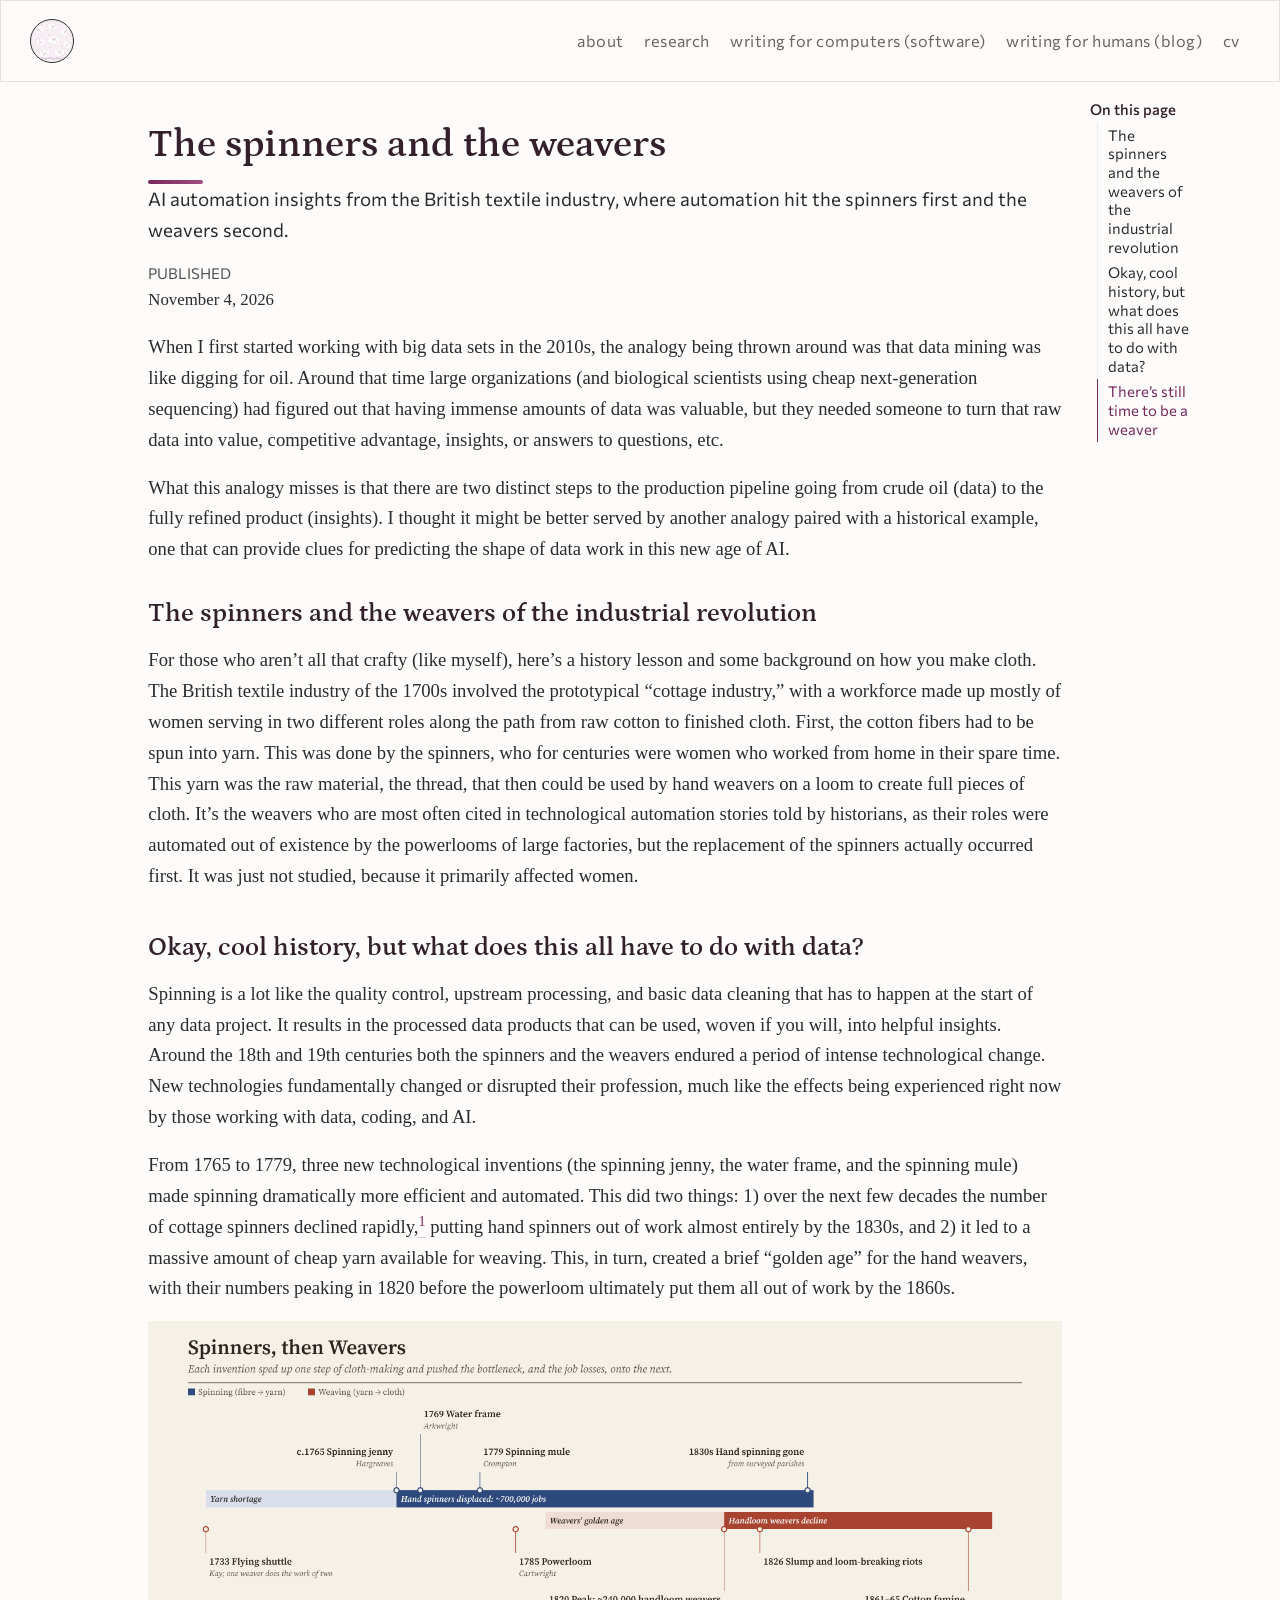
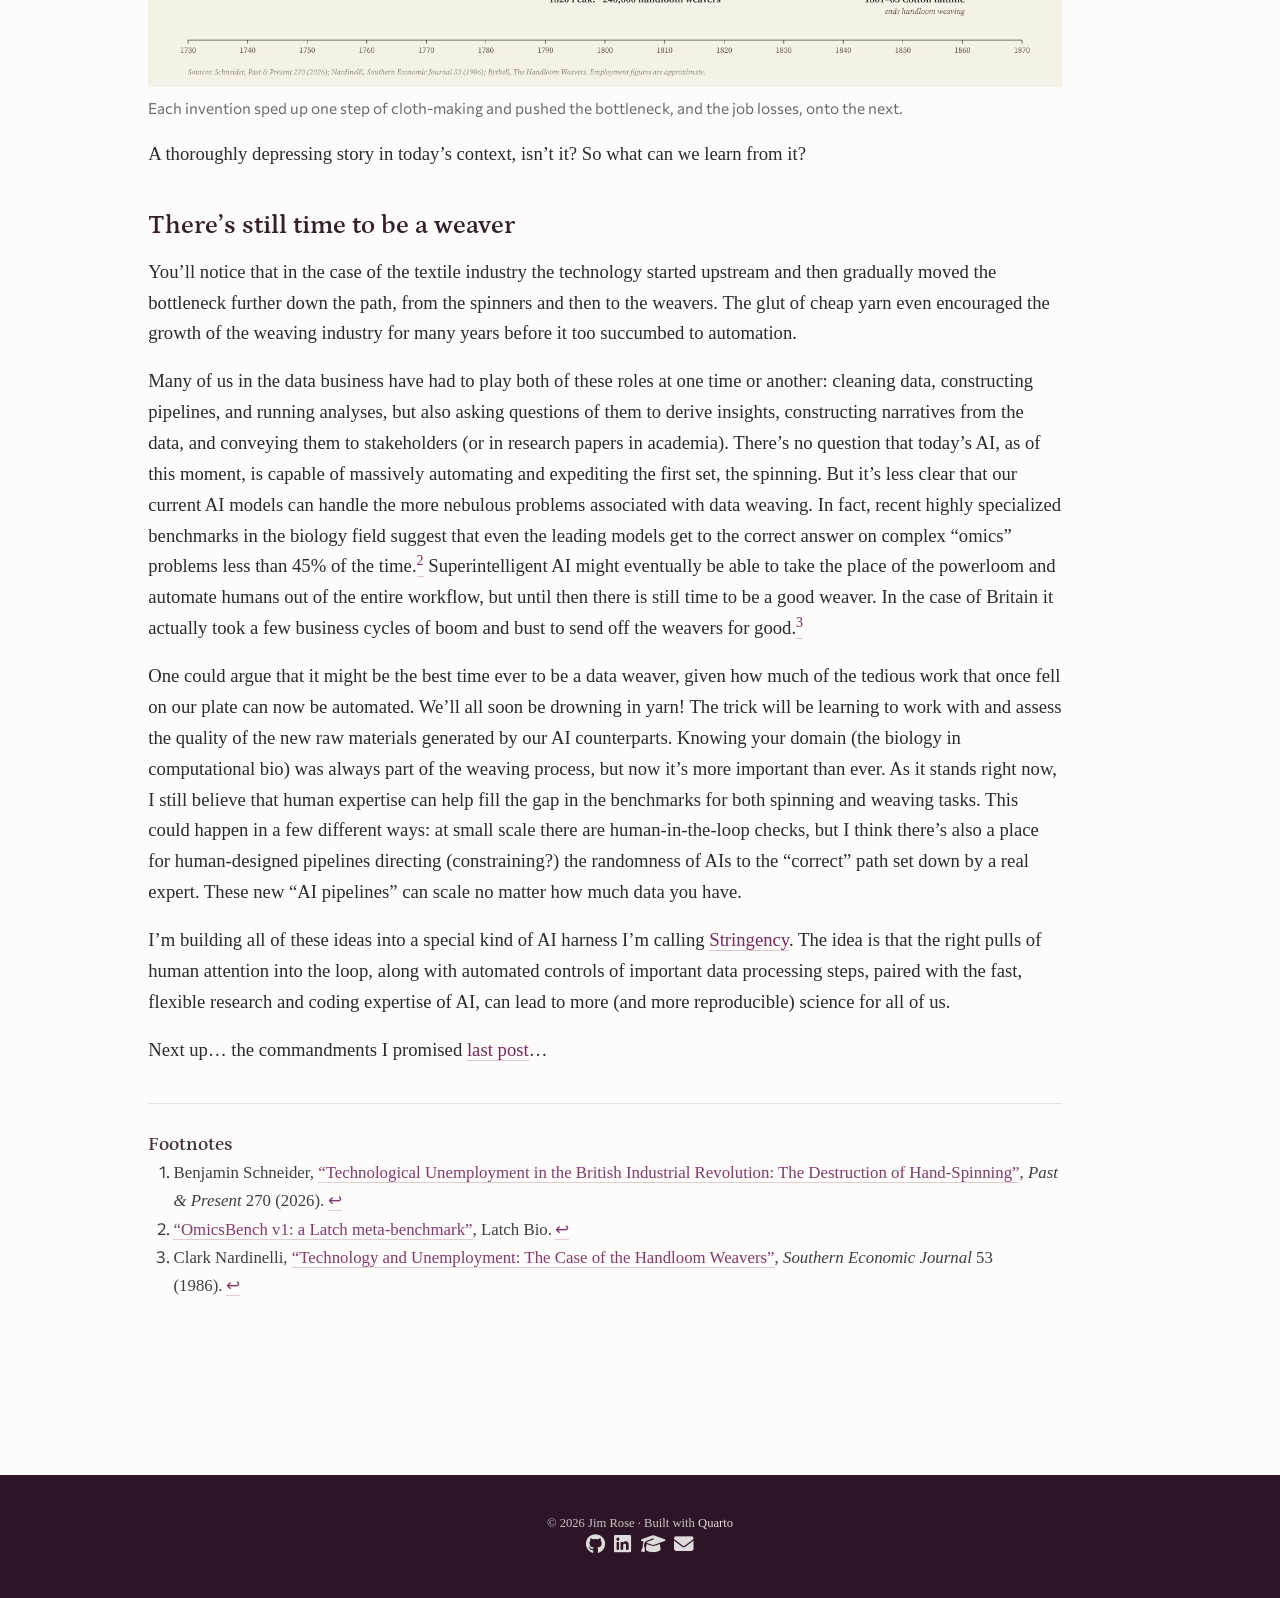
<file: posts/spinners-and-weavers/index.html>
<!DOCTYPE html>
<html xmlns="http://www.w3.org/1999/xhtml" lang="en" xml:lang="en"><head>

<meta charset="utf-8">
<meta name="generator" content="quarto-1.11.9">

<meta name="viewport" content="width=device-width, initial-scale=1.0, user-scalable=yes">

<meta name="dcterms.date" content="2026-11-04">
<meta name="description" content="AI automation insights from the British textile industry, where automation hit the spinners first and the weavers second.">

<title>The spinners and the weavers – Jim Rose</title>
<style>
/* Default styles provided by pandoc.
** See https://pandoc.org/MANUAL.html#variables-for-html for config info.
*/
span.smallcaps{font-variant: small-caps;}
div.columns{display: flex; gap: 1.5em;}
div.column{flex: auto;}
@media screen {
div.columns{gap: min(4vw, 1.5em);}
div.column{overflow-x: auto;}
}
div.hanging-indent{margin-left: 1.5em; text-indent: -1.5em;}
ul.task-list{list-style: none;}
ul.task-list li input[type="checkbox"] {
  width: 0.8em;
  margin: 0 0.8em 0.2em -1em; /* quarto-specific, see https://github.com/quarto-dev/quarto-cli/issues/4556 */ 
  vertical-align: middle;
}
</style>


<script src="../../site_libs/quarto-nav/quarto-nav.js"></script>
<script src="../../site_libs/quarto-nav/headroom.min.js"></script>
<script src="../../site_libs/clipboard/clipboard.min.js"></script>
<script src="../../site_libs/quarto-search/autocomplete.umd.js"></script>
<script src="../../site_libs/quarto-search/fuse.min.js"></script>
<script src="../../site_libs/quarto-search/quarto-search.js"></script>
<meta name="quarto:offset" content="../../">
<link href="../../assets/headshot.png" rel="icon" type="image/png">
<script src="../../site_libs/quarto-html/quarto.js" type="module"></script>
<script src="../../site_libs/quarto-html/tabsets/tabsets.js" type="module"></script>
<script src="../../site_libs/quarto-html/scrollable-regions/scrollable-regions.js" type="module"></script>
<script src="../../site_libs/quarto-html/popper.min.js"></script>
<script src="../../site_libs/quarto-html/tippy.umd.min.js"></script>
<link href="../../site_libs/quarto-html/tippy.css" rel="stylesheet">
<link href="../../site_libs/quarto-html/quarto-syntax-highlighting-556b374da156cc6703968f8f71b5660c.css" rel="stylesheet" id="quarto-text-highlighting-styles">
<script src="../../site_libs/bootstrap/bootstrap.min.js"></script>
<link href="../../site_libs/bootstrap/bootstrap-icons.css" rel="stylesheet">
<link href="../../site_libs/bootstrap/bootstrap-c761110cfff67bc8594c60d81f4d1e9e.min.css" rel="stylesheet" append-hash="true" id="quarto-bootstrap" data-mode="light">
<link href="../../site_libs/quarto-contrib/fontawesome6-6.7.2/all.min.css" rel="stylesheet">
<link href="../../site_libs/quarto-contrib/fontawesome6-6.7.2/latex-fontsize.css" rel="stylesheet">
<script id="quarto-search-options" type="application/json">{
  "location": "navbar",
  "copy-button": false,
  "collapse-after": 3,
  "panel-placement": "end",
  "type": "overlay",
  "limit": 50,
  "keyboard-shortcut": [
    "f",
    "/",
    "s"
  ],
  "show-item-context": false,
  "language": {
    "search-no-results-text": "No results",
    "search-matching-documents-text": "matching documents",
    "search-copy-link-title": "Copy link to search",
    "search-hide-matches-text": "Hide additional matches",
    "search-more-match-text": "more match in this document",
    "search-more-matches-text": "more matches in this document",
    "search-clear-button-title": "Clear",
    "search-text-placeholder": "",
    "search-detached-cancel-button-title": "Cancel",
    "search-submit-button-title": "Submit",
    "search-label": "Search"
  }
}</script>


</head>

<body class="nav-fixed quarto-light"><a id="quarto-skip-link" class="visually-hidden-focusable" href="#quarto-document-content">Skip to main content</a>

<div id="quarto-search-results"></div>
  <header id="quarto-header" class="headroom fixed-top">
    <nav class="navbar navbar-expand-lg " data-bs-theme="dark" aria-label="Site">
      <div class="navbar-container container-fluid">
      <div class="navbar-brand-container mx-auto">
    <a href="../../index.html" class="navbar-brand navbar-brand-logo">
    <img src="../../assets/hero.svg" alt="Home — stylized tissue illustration" class="navbar-logo light-content">
    <img src="../../assets/hero.svg" alt="Home — stylized tissue illustration" class="navbar-logo dark-content">
    </a>
  </div>
          <button class="navbar-toggler" type="button" data-bs-toggle="collapse" data-bs-target="#navbarCollapse" aria-controls="navbarCollapse" aria-expanded="false" aria-label="Toggle navigation" onclick="if (window.quartoToggleHeadroom) { window.quartoToggleHeadroom(); }">
  <span class="navbar-toggler-icon"></span>
</button>
          <div class="collapse navbar-collapse" id="navbarCollapse">
            <ul class="navbar-nav navbar-nav-scroll ms-auto">
  <li class="nav-item">
    <a class="nav-link" href="../../about.html"> 
<span class="menu-text">about</span></a>
  </li>  
  <li class="nav-item">
    <a class="nav-link" href="../../research.html"> 
<span class="menu-text">research</span></a>
  </li>  
  <li class="nav-item">
    <a class="nav-link" href="../../software.html"> 
<span class="menu-text">writing for computers (software)</span></a>
  </li>  
  <li class="nav-item">
    <a class="nav-link" href="../../blog.html"> 
<span class="menu-text">writing for humans (blog)</span></a>
  </li>  
  <li class="nav-item">
    <a class="nav-link" href="../../cv.html"> 
<span class="menu-text">cv</span></a>
  </li>  
</ul>
          </div> <!-- /navcollapse -->
            <div class="quarto-navbar-tools">
</div>
      </div> <!-- /container-fluid -->
    </nav>
</header>
<!-- content -->
<div id="quarto-content" class="quarto-container page-columns page-rows-contents page-layout-article page-navbar">
<!-- sidebar -->
<!-- margin-sidebar -->
    <div id="quarto-margin-sidebar" class="sidebar margin-sidebar">
        <nav id="TOC" role="doc-toc" aria-labelledby="toc-title" class="toc-active">
    <h2 id="toc-title">On this page</h2>
   
  <ul>
  <li><a href="#the-spinners-and-the-weavers-of-the-industrial-revolution" id="toc-the-spinners-and-the-weavers-of-the-industrial-revolution" class="nav-link active" data-scroll-target="#the-spinners-and-the-weavers-of-the-industrial-revolution">The spinners and the weavers of the industrial revolution</a></li>
  <li><a href="#okay-cool-history-but-what-does-this-all-have-to-do-with-data" id="toc-okay-cool-history-but-what-does-this-all-have-to-do-with-data" class="nav-link" data-scroll-target="#okay-cool-history-but-what-does-this-all-have-to-do-with-data">Okay, cool history, but what does this all have to do with data?</a></li>
  <li><a href="#theres-still-time-to-be-a-weaver" id="toc-theres-still-time-to-be-a-weaver" class="nav-link" data-scroll-target="#theres-still-time-to-be-a-weaver">There’s still time to be a weaver</a></li>
  </ul>
</nav>
    </div>
<!-- main -->
<main class="content" id="quarto-document-content" tabindex="-1">

<header id="title-block-header" class="quarto-title-block default">
<div class="quarto-title">
<h1 class="title">The spinners and the weavers</h1>
</div>

<div>
  <div class="description">
    AI automation insights from the British textile industry, where automation hit the spinners first and the weavers second.
  </div>
</div>


<div class="quarto-title-meta">

    
    <div>
    <div class="quarto-title-meta-heading">Published</div>
    <div class="quarto-title-meta-contents">
      <p class="date">November 4, 2026</p>
    </div>
  </div>
  
    
  </div>
  


</header>


<p>When I first started working with big data sets in the 2010s, the analogy being thrown around was that data mining was like digging for oil. Around that time large organizations (and biological scientists using cheap next-generation sequencing) had figured out that having immense amounts of data was valuable, but they needed someone to turn that raw data into value, competitive advantage, insights, or answers to questions, etc.</p>
<p>What this analogy misses is that there are two distinct steps to the production pipeline going from crude oil (data) to the fully refined product (insights). I thought it might be better served by another analogy paired with a historical example, one that can provide clues for predicting the shape of data work in this new age of AI.</p>
<section id="the-spinners-and-the-weavers-of-the-industrial-revolution" class="level2">
<h2 data-anchor-id="the-spinners-and-the-weavers-of-the-industrial-revolution">The spinners and the weavers of the industrial revolution</h2>
<p>For those who aren’t all that crafty (like myself), here’s a history lesson and some background on how you make cloth. The British textile industry of the 1700s involved the prototypical “cottage industry,” with a workforce made up mostly of women serving in two different roles along the path from raw cotton to finished cloth. First, the cotton fibers had to be spun into yarn. This was done by the spinners, who for centuries were women who worked from home in their spare time. This yarn was the raw material, the thread, that then could be used by hand weavers on a loom to create full pieces of cloth. It’s the weavers who are most often cited in technological automation stories told by historians, as their roles were automated out of existence by the powerlooms of large factories, but the replacement of the spinners actually occurred first. It was just not studied, because it primarily affected women.</p>
</section>
<section id="okay-cool-history-but-what-does-this-all-have-to-do-with-data" class="level2">
<h2 data-anchor-id="okay-cool-history-but-what-does-this-all-have-to-do-with-data">Okay, cool history, but what does this all have to do with data?</h2>
<p>Spinning is a lot like the quality control, upstream processing, and basic data cleaning that has to happen at the start of any data project. It results in the processed data products that can be used, woven if you will, into helpful insights. Around the 18th and 19th centuries both the spinners and the weavers endured a period of intense technological change. New technologies fundamentally changed or disrupted their profession, much like the effects being experienced right now by those working with data, coding, and AI.</p>
<p>From 1765 to 1779, three new technological inventions (the spinning jenny, the water frame, and the spinning mule) made spinning dramatically more efficient and automated. This did two things: 1) over the next few decades the number of cottage spinners declined rapidly,<a href="#fn1" class="footnote-ref" id="fnref1" role="doc-noteref"><sup>1</sup></a> putting hand spinners out of work almost entirely by the 1830s, and 2) it led to a massive amount of cheap yarn available for weaving. This, in turn, created a brief “golden age” for the hand weavers, with their numbers peaking in 1820 before the powerloom ultimately put them all out of work by the 1860s.</p>
<div class="quarto-figure quarto-figure-center">
<figure class="figure">
<p><img src="../../assets/blog/spinners-weavers-timeline.png" class="img-fluid figure-img" alt="Timeline from 1730 to 1870 showing spinning inventions in the 1760s and 1770s displacing roughly 700,000 hand spinners by the 1830s, while hand weaving enjoyed a golden age that peaked at about 240,000 weavers in 1820 before declining to nothing by the 1860s."></p>
<figcaption>Each invention sped up one step of cloth-making and pushed the bottleneck, and the job losses, onto the next.</figcaption>
</figure>
</div>
<p>A thoroughly depressing story in today’s context, isn’t it? So what can we learn from it?</p>
</section>
<section id="theres-still-time-to-be-a-weaver" class="level2">
<h2 data-anchor-id="theres-still-time-to-be-a-weaver">There’s still time to be a weaver</h2>
<p>You’ll notice that in the case of the textile industry the technology started upstream and then gradually moved the bottleneck further down the path, from the spinners and then to the weavers. The glut of cheap yarn even encouraged the growth of the weaving industry for many years before it too succumbed to automation.</p>
<p>Many of us in the data business have had to play both of these roles at one time or another: cleaning data, constructing pipelines, and running analyses, but also asking questions of them to derive insights, constructing narratives from the data, and conveying them to stakeholders (or in research papers in academia). There’s no question that today’s AI, as of this moment, is capable of massively automating and expediting the first set, the spinning. But it’s less clear that our current AI models can handle the more nebulous problems associated with data weaving. In fact, recent highly specialized benchmarks in the biology field suggest that even the leading models get to the correct answer on complex “omics” problems less than 45% of the time.<a href="#fn2" class="footnote-ref" id="fnref2" role="doc-noteref"><sup>2</sup></a> Superintelligent AI might eventually be able to take the place of the powerloom and automate humans out of the entire workflow, but until then there is still time to be a good weaver. In the case of Britain it actually took a few business cycles of boom and bust to send off the weavers for good.<a href="#fn3" class="footnote-ref" id="fnref3" role="doc-noteref"><sup>3</sup></a></p>
<p>One could argue that it might be the best time ever to be a data weaver, given how much of the tedious work that once fell on our plate can now be automated. We’ll all soon be drowning in yarn! The trick will be learning to work with and assess the quality of the new raw materials generated by our AI counterparts. Knowing your domain (the biology in computational bio) was always part of the weaving process, but now it’s more important than ever. As it stands right now, I still believe that human expertise can help fill the gap in the benchmarks for both spinning and weaving tasks. This could happen in a few different ways: at small scale there are human-in-the-loop checks, but I think there’s also a place for human-designed pipelines directing (constraining?) the randomness of AIs to the “correct” path set down by a real expert. These new “AI pipelines” can scale no matter how much data you have.</p>
<p>I’m building all of these ideas into a special kind of AI harness I’m calling <a href="https://github.com/santangelo-lab/stringency">Stringency</a>. The idea is that the right pulls of human attention into the loop, along with automated controls of important data processing steps, paired with the fast, flexible research and coding expertise of AI, can lead to more (and more reproducible) science for all of us.</p>
<p>Next up… the commandments I promised <a href="../enter-stringency/">last post</a>…</p>


</section>


<div id="quarto-appendix" class="default"><section id="footnotes" class="footnotes footnotes-end-of-document" role="doc-endnotes"><h2 class="anchored quarto-appendix-heading">Footnotes</h2>

<ol>
<li id="fn1"><p>Benjamin Schneider, <a href="https://doi.org/10.1093/pastj/gtae049">“Technological Unemployment in the British Industrial Revolution: The Destruction of Hand-Spinning”</a>, <em>Past &amp; Present</em> 270 (2026).<a href="#fnref1" class="footnote-back" role="doc-backlink">↩︎</a></p></li>
<li id="fn2"><p><a href="https://blog.latch.bio/p/omicsbench-v1-a-latch-meta-benchmark">“OmicsBench v1: a Latch meta-benchmark”</a>, Latch Bio.<a href="#fnref2" class="footnote-back" role="doc-backlink">↩︎</a></p></li>
<li id="fn3"><p>Clark Nardinelli, <a href="https://doi.org/10.2307/1058955">“Technology and Unemployment: The Case of the Handloom Weavers”</a>, <em>Southern Economic Journal</em> 53 (1986).<a href="#fnref3" class="footnote-back" role="doc-backlink">↩︎</a></p></li>
</ol>
</section></div></main> <!-- /main -->
<script id="quarto-html-after-body" type="application/javascript">
  window.document.addEventListener("DOMContentLoaded", function (event) {
    const isCodeAnnotation = (el) => {
      for (const clz of el.classList) {
        if (clz.startsWith('code-annotation-')) {                     
          return true;
        }
      }
      return false;
    }
    const onCopySuccess = function(e) {
      // button target
      const button = e.trigger;
      // don't keep focus
      button.blur();
      // flash "checked"
      button.classList.add('code-copy-button-checked');
      var currentTitle = button.getAttribute("title");
      button.setAttribute("title", "Copied!");
      let tooltip;
      if (window.bootstrap) {
        button.setAttribute("data-bs-toggle", "tooltip");
        button.setAttribute("data-bs-placement", "left");
        button.setAttribute("data-bs-title", "Copied!");
        tooltip = new bootstrap.Tooltip(button, 
          { trigger: "manual", 
            customClass: "code-copy-button-tooltip",
            offset: [0, -8]});
        tooltip.show();    
      }
      setTimeout(function() {
        if (tooltip) {
          tooltip.hide();
          button.removeAttribute("data-bs-title");
          button.removeAttribute("data-bs-toggle");
          button.removeAttribute("data-bs-placement");
        }
        button.setAttribute("title", currentTitle);
        button.classList.remove('code-copy-button-checked');
      }, 1000);
      // clear code selection
      e.clearSelection();
    }
    const getTextToCopy = function(trigger) {
      const outerScaffold = trigger.parentElement.cloneNode(true);
      const codeEl = outerScaffold.querySelector('code');
      for (const childEl of codeEl.children) {
        if (isCodeAnnotation(childEl)) {
          childEl.remove();
        }
      }
      return codeEl.innerText;
    }
    const clipboard = new window.ClipboardJS('.code-copy-button:not([data-in-quarto-modal])', {
      text: getTextToCopy
    });
    clipboard.on('success', onCopySuccess);
    if (window.document.getElementById('quarto-embedded-source-code-modal')) {
      const clipboardModal = new window.ClipboardJS('.code-copy-button[data-in-quarto-modal]', {
        text: getTextToCopy,
        container: window.document.getElementById('quarto-embedded-source-code-modal')
      });
      clipboardModal.on('success', onCopySuccess);
    }
      var localhostRegex = new RegExp(/^(?:http|https):\/\/localhost\:?[0-9]*\//);
      var mailtoRegex = new RegExp(/^mailto:/);
        var filterRegex = new RegExp("https:\/\/jamesrrose\.com");
      const newWindowLabel = "(opens in a new tab)";
      const newWindowNoteId = "quarto-ext-newwindow-label";
      // Links reference one hidden label through aria-describedby, so the
      // announcement never changes their accessible name.
      var describeNewWindow = (link) => {
        if (!window.document.getElementById(newWindowNoteId)) {
          var newWindowNote = window.document.createElement("span");
          newWindowNote.id = newWindowNoteId;
          newWindowNote.hidden = true;
          newWindowNote.textContent = newWindowLabel;
          window.document.body.appendChild(newWindowNote);
        }
        var describedBy = (link.getAttribute("aria-describedby") || "").split(/\s+/).filter(Boolean);
        if (!describedBy.includes(newWindowNoteId)) {
          describedBy.push(newWindowNoteId);
          link.setAttribute("aria-describedby", describedBy.join(" "));
        }
      }
      var isInternal = (href) => {
          return filterRegex.test(href) || localhostRegex.test(href) || mailtoRegex.test(href);
      }
      // Inspect non-navigation links and adorn them if external
      window.quartoDecorateExternalLinks = function (root) {
     var links = (root || window.document).querySelectorAll('a[href]:not(.nav-link):not(.navbar-brand):not(.toc-action):not(.sidebar-link):not(.sidebar-item-toggle):not(.pagination-link):not(.no-external):not([aria-hidden]):not(.dropdown-item):not(.quarto-navigation-tool):not(.about-link)');
      for (var i=0; i<links.length; i++) {
        const link = links[i];
        if (!isInternal(link.href)) {
          // undo the damage that might have been done by quarto-nav.js in the case of
          // links that we want to consider external
          if (link.dataset.originalHref !== undefined) {
            link.href = link.dataset.originalHref;
          }
            // target, if specified
            link.setAttribute("target", "_blank");
            if (link.getAttribute("rel") === null) {
              link.setAttribute("rel", "noopener");
            }
            describeNewWindow(link);
          if (!link.classList.contains('no-external-icon')) {
          }
        }
      }
      };
      window.quartoDecorateExternalLinks(window.document);
    // Esc closes the popup (WCAG 1.4.13) and focus leaving both trigger and
    // popup closes it (WCAG 2.4.11); tippy handles neither for interactive popups.
    const hideOnEscAndFocusOut = {
      name: 'hideOnEscAndFocusOut',
      defaultValue: true,
      fn(instance) {
        const dismiss = () => {
          // A show scheduled by the trigger delay would otherwise reopen it
          instance.clearDelayTimeouts();
          instance.hide();
        };
        const onKeyDown = (event) => {
          if (event.key !== 'Escape') {
            return;
          }
          // Keep Esc from also reaching page handlers (e.g. reveal.js overview),
          // except an open reveal.js slide menu, which Esc should close too.
          // The menu handles keys only when its keyboard option is on.
          const menuHandlesEsc = window.Reveal?.getPlugin?.('menu')?.isOpen() &&
            window.Reveal.getConfig().menu?.keyboard !== false;
          if (!menuHandlesEsc) {
            event.stopPropagation();
          }
          if (instance.popper.contains(window.document.activeElement)) {
            // Disabled while refocusing so the focus trigger does not reopen it
            instance.disable();
            instance.reference.focus();
            instance.enable();
          }
          dismiss();
        };
        const onFocusOut = (event) => {
          const target = event.relatedTarget;
          if (target && !instance.reference.contains(target) &&
              !instance.popper.contains(target)) {
            dismiss();
          }
        };
        // On the trigger too: a click trigger (code-annotations: select) has no
        // blur handling. Attached for the instance's lifetime so leaving the
        // trigger also cancels a show still pending on the trigger delay.
        instance.reference.addEventListener('focusout', onFocusOut);
        return {
          onShow() {
            window.document.addEventListener('keydown', onKeyDown, true);
            instance.popper.addEventListener('focusout', onFocusOut);
          },
          onHide() {
            window.document.removeEventListener('keydown', onKeyDown, true);
            instance.popper.removeEventListener('focusout', onFocusOut);
          },
          onDestroy() {
            instance.reference.removeEventListener('focusout', onFocusOut);
          },
        };
      },
    };
    function tippyHover(el, contentFn, onTriggerFn, onUntriggerFn) {
      const config = {
        allowHTML: true,
        maxWidth: 500,
        delay: 100,
        arrow: false,
        appendTo: function(el) {
            return el.parentElement;
        },
        interactive: true,
        interactiveBorder: 10,
        theme: 'quarto',
        placement: 'bottom-start',
        plugins: [hideOnEscAndFocusOut],
      };
      if (contentFn) {
        config.content = contentFn;
      }
      if (onTriggerFn) {
        config.onTrigger = onTriggerFn;
      }
      if (onUntriggerFn) {
        config.onUntrigger = onUntriggerFn;
      }
      window.tippy(el, config); 
    }
    const noterefs = window.document.querySelectorAll('a[role="doc-noteref"]');
    for (var i=0; i<noterefs.length; i++) {
      const ref = noterefs[i];
      tippyHover(ref, function() {
        // use id or data attribute instead here
        let href = ref.getAttribute('data-footnote-href') || ref.getAttribute('href');
        try { href = new URL(href).hash; } catch {}
        const id = href.replace(/^#\/?/, "");
        const note = window.document.getElementById(id);
        if (note) {
          return note.innerHTML;
        } else {
          return "";
        }
      });
    }
    const xrefs = window.document.querySelectorAll('a.quarto-xref');
    const processXRef = (id, note) => {
      // Strip column container classes
      const stripColumnClz = (el) => {
        el.classList.remove("page-full", "page-columns");
        if (el.children) {
          for (const child of el.children) {
            stripColumnClz(child);
          }
        }
      }
      stripColumnClz(note)
      if (id === null || id.startsWith('sec-')) {
        // Special case sections, only their first couple elements
        const container = document.createElement("div");
        if (note.children && note.children.length > 2) {
          container.appendChild(note.children[0].cloneNode(true));
          for (let i = 1; i < note.children.length; i++) {
            const child = note.children[i];
            if (child.tagName === "P" && child.innerText === "") {
              continue;
            } else {
              container.appendChild(child.cloneNode(true));
              break;
            }
          }
          if (window.Quarto?.typesetMath) {
            window.Quarto.typesetMath(container);
          }
          return container.innerHTML
        } else {
          if (window.Quarto?.typesetMath) {
            window.Quarto.typesetMath(note);
          }
          return note.innerHTML;
        }
      } else {
        // Remove any anchor links if they are present
        const anchorLink = note.querySelector('a.anchorjs-link');
        if (anchorLink) {
          anchorLink.remove();
        }
        if (window.Quarto?.typesetMath) {
          window.Quarto.typesetMath(note);
        }
        if (note.classList.contains("callout")) {
          return note.outerHTML;
        } else {
          return note.innerHTML;
        }
      }
    }
    for (var i=0; i<xrefs.length; i++) {
      const xref = xrefs[i];
      tippyHover(xref, undefined, function(instance) {
        instance.disable();
        let url = xref.getAttribute('href');
        let hash = undefined; 
        if (url.startsWith('#')) {
          hash = url;
        } else {
          try { hash = new URL(url).hash; } catch {}
        }
        if (hash) {
          const id = hash.replace(/^#\/?/, "");
          const note = window.document.getElementById(id);
          if (note !== null) {
            try {
              const html = processXRef(id, note.cloneNode(true));
              instance.setContent(html);
            } finally {
              instance.enable();
              instance.show();
            }
          } else {
            // See if we can fetch this
            fetch(url.split('#')[0])
            .then(res => res.text())
            .then(html => {
              const parser = new DOMParser();
              const htmlDoc = parser.parseFromString(html, "text/html");
              const note = htmlDoc.getElementById(id);
              if (note !== null) {
                const html = processXRef(id, note);
                instance.setContent(html);
              } 
            }).finally(() => {
              instance.enable();
              instance.show();
            });
          }
        } else {
          // See if we can fetch a full url (with no hash to target)
          // This is a special case and we should probably do some content thinning / targeting
          fetch(url)
          .then(res => res.text())
          .then(html => {
            const parser = new DOMParser();
            const htmlDoc = parser.parseFromString(html, "text/html");
            const note = htmlDoc.querySelector('main.content');
            if (note !== null) {
              // This should only happen for chapter cross references
              // (since there is no id in the URL)
              // remove the first header
              if (note.children.length > 0 && note.children[0].tagName === "HEADER") {
                note.children[0].remove();
              }
              const html = processXRef(null, note);
              instance.setContent(html);
            } 
          }).finally(() => {
            instance.enable();
            instance.show();
          });
        }
      }, function(instance) {
      });
    }
        let selectedAnnoteEl;
        const selectorForAnnotation = ( cell, annotation) => {
          let cellAttr = 'data-code-cell="' + cell + '"';
          let lineAttr = 'data-code-annotation="' +  annotation + '"';
          const selector = 'span[' + cellAttr + '][' + lineAttr + ']';
          return selector;
        }
        const selectCodeLines = (annoteEl) => {
          const doc = window.document;
          const targetCell = annoteEl.getAttribute("data-target-cell");
          const targetAnnotation = annoteEl.getAttribute("data-target-annotation");
          const annoteSpan = window.document.querySelector(selectorForAnnotation(targetCell, targetAnnotation));
          const lines = annoteSpan.getAttribute("data-code-lines").split(",");
          const lineIds = lines.map((line) => {
            return targetCell + "-" + line;
          })
          // Each band is positioned against its own containing block, which is
          // not the offsetParent of the lines, so place it from client rects.
          const placeBand = (band, firstEl, lastEl, codeBlock) => {
            const container = band.offsetParent;
            if (container === null) {
              return;
            }
            const containerRect = container.getBoundingClientRect();
            // Reveal.js scales slides with a transform, so convert client
            // pixels back to the CSS pixels of the container.
            const scale = containerRect.height / container.offsetHeight || 1;
            const firstRect = firstEl.getBoundingClientRect();
            const lastRect = lastEl.getBoundingClientRect();
            const top = (firstRect.top - containerRect.top) / scale - container.clientTop + container.scrollTop;
            const height = (lastRect.bottom - firstRect.top) / scale;
            band.style.top = top - 2 + "px";
            band.style.height = height + 4 + "px";
            if (codeBlock) {
              // Without the copy button wrapper, the containing block is wider
              // than the code block, so span the code block explicitly.
              const blockRect = codeBlock.getBoundingClientRect();
              band.style.left = (blockRect.left - containerRect.left) / scale - container.clientLeft + container.scrollLeft + "px";
              band.style.width = blockRect.width / scale + "px";
            }
          };
          if (lineIds.length > 0) {
            const el = window.document.getElementById(lineIds[0]);
            const lastEl = window.document.getElementById(lineIds[lineIds.length - 1]);
            const parent = el.parentElement.parentElement;
            // cook up a div (if necessary) and position it
            let div = window.document.getElementById("code-annotation-line-highlight");
            if (div === null) {
              div = window.document.createElement("div");
              div.setAttribute("id", "code-annotation-line-highlight");
              div.style.position = 'absolute';
              parent.appendChild(div);
            }
            placeBand(div, el, lastEl, parent.closest("div.sourceCode") || parent);
            let gutterDiv = window.document.getElementById("code-annotation-line-highlight-gutter");
            if (gutterDiv === null) {
              gutterDiv = window.document.createElement("div");
              gutterDiv.setAttribute("id", "code-annotation-line-highlight-gutter");
              gutterDiv.style.position = 'absolute';
              const codeCell = window.document.getElementById(targetCell);
              const gutter = codeCell.querySelector('.code-annotation-gutter');
              gutter.appendChild(gutterDiv);
            }
            placeBand(gutterDiv, el, lastEl);
            selectedAnnoteEl = annoteEl;
          }
        };
        const unselectCodeLines = () => {
          const elementsIds = ["code-annotation-line-highlight", "code-annotation-line-highlight-gutter"];
          elementsIds.forEach((elId) => {
            const div = window.document.getElementById(elId);
            if (div) {
              div.remove();
            }
          });
          selectedAnnoteEl = undefined;
        };
          // Handle positioning of the toggle
      window.addEventListener(
        "resize",
        throttle(() => {
          elRect = undefined;
          if (selectedAnnoteEl) {
            selectCodeLines(selectedAnnoteEl);
          }
        }, 10)
      );
      function throttle(fn, ms) {
      let throttle = false;
      let timer;
        return (...args) => {
          if(!throttle) { // first call gets through
              fn.apply(this, args);
              throttle = true;
          } else { // all the others get throttled
              if(timer) clearTimeout(timer); // cancel #2
              timer = setTimeout(() => {
                fn.apply(this, args);
                timer = throttle = false;
              }, ms);
          }
        };
      }
        // Attach click handler to the DT
        const annoteDls = window.document.querySelectorAll('dt[data-target-cell]');
        for (const annoteDlNode of annoteDls) {
          annoteDlNode.addEventListener('click', (event) => {
            const clickedEl = event.target;
            if (clickedEl !== selectedAnnoteEl) {
              unselectCodeLines();
              const activeEl = window.document.querySelector('dt[data-target-cell].code-annotation-active');
              if (activeEl) {
                activeEl.classList.remove('code-annotation-active');
              }
              selectCodeLines(clickedEl);
              clickedEl.classList.add('code-annotation-active');
            } else {
              // Unselect the line
              unselectCodeLines();
              clickedEl.classList.remove('code-annotation-active');
            }
          });
        }
    const findCites = (el) => {
      const parentEl = el.parentElement;
      if (parentEl) {
        const cites = parentEl.dataset.cites;
        if (cites) {
          return {
            el,
            cites: cites.split(' ')
          };
        } else {
          return findCites(el.parentElement)
        }
      } else {
        return undefined;
      }
    };
    var bibliorefs = window.document.querySelectorAll('a[role="doc-biblioref"]');
    for (var i=0; i<bibliorefs.length; i++) {
      const ref = bibliorefs[i];
      const citeInfo = findCites(ref);
      if (citeInfo) {
        tippyHover(citeInfo.el, function() {
          var popup = window.document.createElement('div');
          citeInfo.cites.forEach(function(cite) {
            var citeDiv = window.document.createElement('div');
            citeDiv.classList.add('hanging-indent');
            citeDiv.classList.add('csl-entry');
            var biblioDiv = window.document.getElementById('ref-' + cite);
            if (biblioDiv) {
              citeDiv.innerHTML = biblioDiv.innerHTML;
            }
            popup.appendChild(citeDiv);
          });
          return popup.innerHTML;
        });
      }
    }
  });
  </script>
  <script type="application/javascript">
  window.quartoScrollableRegionsLabels = {"code":"Scrollable code","output":"Scrollable output"};
  </script>
</div> <!-- /content -->
<footer class="footer">
  <div class="nav-footer">
    <div class="nav-footer-left">
      &nbsp;
    </div>   
    <div class="nav-footer-center">
<p>© 2026 Jim Rose · Built with <a href="https://quarto.org">Quarto</a> <br> <a href="https://github.com/jrose835"><i class="fa-brands fa-github" aria-label="github"></i></a> &nbsp; <a href="https://www.linkedin.com/in/james-r-rose-85b70023/"><i class="fa-brands fa-linkedin" aria-label="linkedin"></i></a> &nbsp; <a href="https://scholar.google.com/citations?user=G2WDGLUAAAAJ&amp;hl=en"><i class="fa-solid fa-graduation-cap" aria-label="graduation-cap"></i></a> &nbsp; <a href="mailto:jrose835@gmail.com"><i class="fa-solid fa-envelope" aria-label="envelope"></i></a></p>
</div>
    <div class="nav-footer-right">
      &nbsp;
    </div>
  </div>
</footer>




</body></html>
</file>
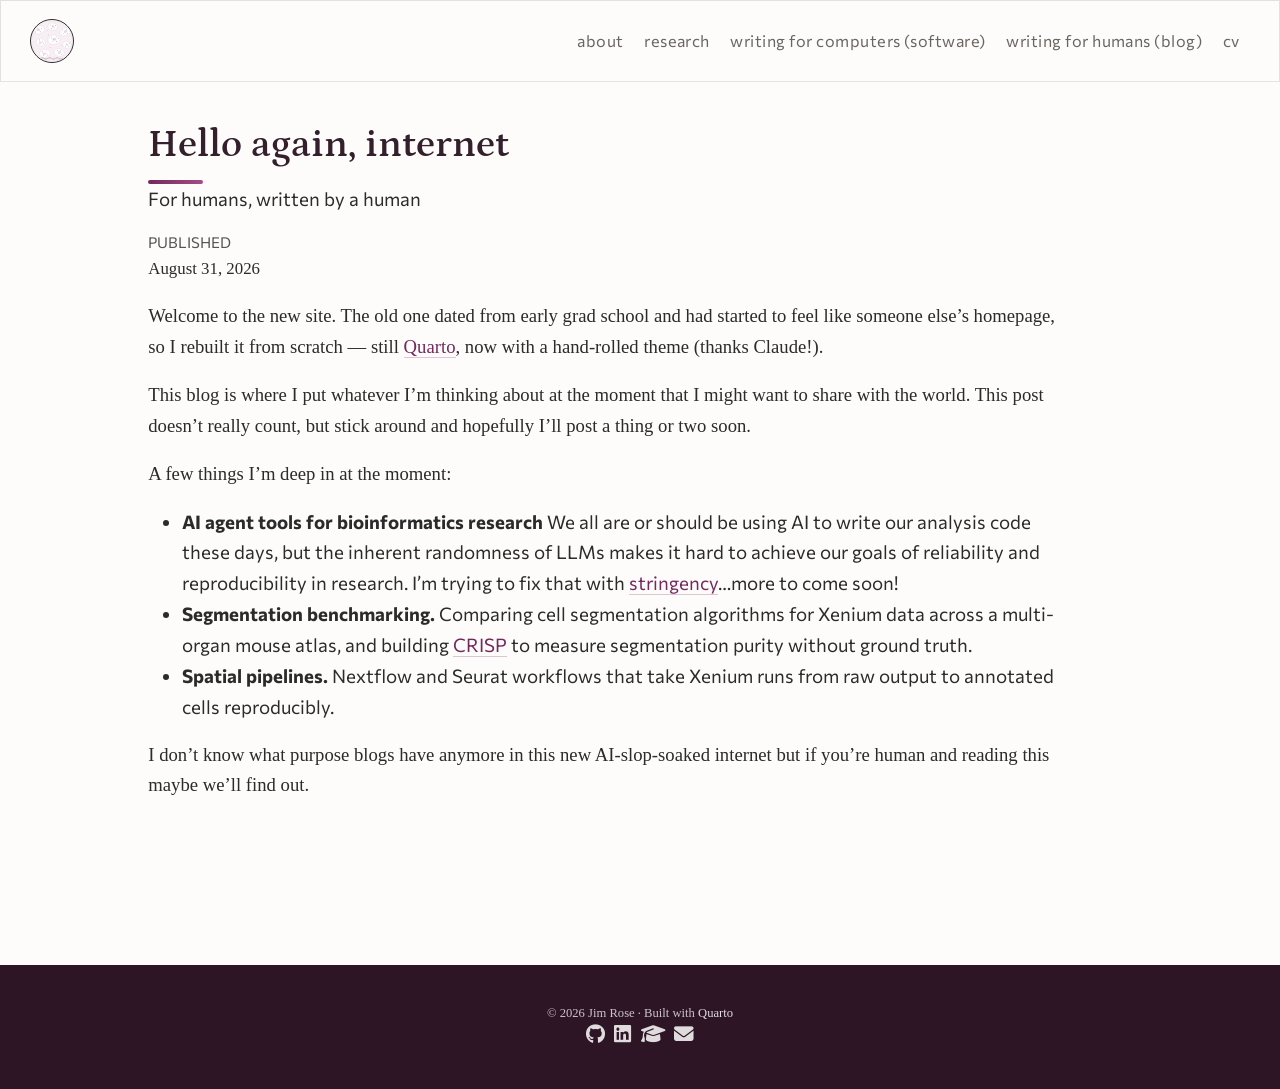
<file: posts/welcome/index.html>
<!DOCTYPE html>
<html xmlns="http://www.w3.org/1999/xhtml" lang="en" xml:lang="en"><head>

<meta charset="utf-8">
<meta name="generator" content="quarto-1.11.9">

<meta name="viewport" content="width=device-width, initial-scale=1.0, user-scalable=yes">

<meta name="dcterms.date" content="2026-08-31">
<meta name="description" content="For humans, written by a human">

<title>Hello again, internet – Jim Rose</title>
<style>
/* Default styles provided by pandoc.
** See https://pandoc.org/MANUAL.html#variables-for-html for config info.
*/
span.smallcaps{font-variant: small-caps;}
div.columns{display: flex; gap: 1.5em;}
div.column{flex: auto;}
@media screen {
div.columns{gap: min(4vw, 1.5em);}
div.column{overflow-x: auto;}
}
div.hanging-indent{margin-left: 1.5em; text-indent: -1.5em;}
ul.task-list{list-style: none;}
ul.task-list li input[type="checkbox"] {
  width: 0.8em;
  margin: 0 0.8em 0.2em -1em; /* quarto-specific, see https://github.com/quarto-dev/quarto-cli/issues/4556 */ 
  vertical-align: middle;
}
</style>


<script src="../../site_libs/quarto-nav/quarto-nav.js"></script>
<script src="../../site_libs/quarto-nav/headroom.min.js"></script>
<script src="../../site_libs/clipboard/clipboard.min.js"></script>
<script src="../../site_libs/quarto-search/autocomplete.umd.js"></script>
<script src="../../site_libs/quarto-search/fuse.min.js"></script>
<script src="../../site_libs/quarto-search/quarto-search.js"></script>
<meta name="quarto:offset" content="../../">
<link href="../../assets/headshot.png" rel="icon" type="image/png">
<script src="../../site_libs/quarto-html/quarto.js" type="module"></script>
<script src="../../site_libs/quarto-html/tabsets/tabsets.js" type="module"></script>
<script src="../../site_libs/quarto-html/scrollable-regions/scrollable-regions.js" type="module"></script>
<script src="../../site_libs/quarto-html/popper.min.js"></script>
<script src="../../site_libs/quarto-html/tippy.umd.min.js"></script>
<link href="../../site_libs/quarto-html/tippy.css" rel="stylesheet">
<link href="../../site_libs/quarto-html/quarto-syntax-highlighting-556b374da156cc6703968f8f71b5660c.css" rel="stylesheet" id="quarto-text-highlighting-styles">
<script src="../../site_libs/bootstrap/bootstrap.min.js"></script>
<link href="../../site_libs/bootstrap/bootstrap-icons.css" rel="stylesheet">
<link href="../../site_libs/bootstrap/bootstrap-c761110cfff67bc8594c60d81f4d1e9e.min.css" rel="stylesheet" append-hash="true" id="quarto-bootstrap" data-mode="light">
<link href="../../site_libs/quarto-contrib/fontawesome6-6.7.2/all.min.css" rel="stylesheet">
<link href="../../site_libs/quarto-contrib/fontawesome6-6.7.2/latex-fontsize.css" rel="stylesheet">
<script id="quarto-search-options" type="application/json">{
  "location": "navbar",
  "copy-button": false,
  "collapse-after": 3,
  "panel-placement": "end",
  "type": "overlay",
  "limit": 50,
  "keyboard-shortcut": [
    "f",
    "/",
    "s"
  ],
  "show-item-context": false,
  "language": {
    "search-no-results-text": "No results",
    "search-matching-documents-text": "matching documents",
    "search-copy-link-title": "Copy link to search",
    "search-hide-matches-text": "Hide additional matches",
    "search-more-match-text": "more match in this document",
    "search-more-matches-text": "more matches in this document",
    "search-clear-button-title": "Clear",
    "search-text-placeholder": "",
    "search-detached-cancel-button-title": "Cancel",
    "search-submit-button-title": "Submit",
    "search-label": "Search"
  }
}</script>


</head>

<body class="nav-fixed quarto-light"><a id="quarto-skip-link" class="visually-hidden-focusable" href="#quarto-document-content">Skip to main content</a>

<div id="quarto-search-results"></div>
  <header id="quarto-header" class="headroom fixed-top">
    <nav class="navbar navbar-expand-lg " data-bs-theme="dark" aria-label="Site">
      <div class="navbar-container container-fluid">
      <div class="navbar-brand-container mx-auto">
    <a href="../../index.html" class="navbar-brand navbar-brand-logo">
    <img src="../../assets/hero.svg" alt="Home — stylized tissue illustration" class="navbar-logo light-content">
    <img src="../../assets/hero.svg" alt="Home — stylized tissue illustration" class="navbar-logo dark-content">
    </a>
  </div>
          <button class="navbar-toggler" type="button" data-bs-toggle="collapse" data-bs-target="#navbarCollapse" aria-controls="navbarCollapse" aria-expanded="false" aria-label="Toggle navigation" onclick="if (window.quartoToggleHeadroom) { window.quartoToggleHeadroom(); }">
  <span class="navbar-toggler-icon"></span>
</button>
          <div class="collapse navbar-collapse" id="navbarCollapse">
            <ul class="navbar-nav navbar-nav-scroll ms-auto">
  <li class="nav-item">
    <a class="nav-link" href="../../about.html"> 
<span class="menu-text">about</span></a>
  </li>  
  <li class="nav-item">
    <a class="nav-link" href="../../research.html"> 
<span class="menu-text">research</span></a>
  </li>  
  <li class="nav-item">
    <a class="nav-link" href="../../software.html"> 
<span class="menu-text">writing for computers (software)</span></a>
  </li>  
  <li class="nav-item">
    <a class="nav-link" href="../../blog.html"> 
<span class="menu-text">writing for humans (blog)</span></a>
  </li>  
  <li class="nav-item">
    <a class="nav-link" href="../../cv.html"> 
<span class="menu-text">cv</span></a>
  </li>  
</ul>
          </div> <!-- /navcollapse -->
            <div class="quarto-navbar-tools">
</div>
      </div> <!-- /container-fluid -->
    </nav>
</header>
<!-- content -->
<div id="quarto-content" class="quarto-container page-columns page-rows-contents page-layout-article page-navbar">
<!-- sidebar -->
<!-- margin-sidebar -->
    <div id="quarto-margin-sidebar" class="sidebar margin-sidebar zindex-bottom">
        
    </div>
<!-- main -->
<main class="content" id="quarto-document-content" tabindex="-1">

<header id="title-block-header" class="quarto-title-block default">
<div class="quarto-title">
<h1 class="title">Hello again, internet</h1>
</div>

<div>
  <div class="description">
    For humans, written by a human
  </div>
</div>


<div class="quarto-title-meta">

    
    <div>
    <div class="quarto-title-meta-heading">Published</div>
    <div class="quarto-title-meta-contents">
      <p class="date">August 31, 2026</p>
    </div>
  </div>
  
    
  </div>
  


</header>


<p>Welcome to the new site. The old one dated from early grad school and had started to feel like someone else’s homepage, so I rebuilt it from scratch — still <a href="https://quarto.org">Quarto</a>, now with a hand-rolled theme (thanks Claude!).</p>
<p>This blog is where I put whatever I’m thinking about at the moment that I might want to share with the world. This post doesn’t really count, but stick around and hopefully I’ll post a thing or two soon.</p>
<p>A few things I’m deep in at the moment:</p>
<ul>
<li><strong>AI agent tools for bioinformatics research</strong> We all are or should be using AI to write our analysis code these days, but the inherent randomness of LLMs makes it hard to achieve our goals of reliability and reproducibility in research. I’m trying to fix that with <a href="https://github.com/santangelo-lab/stringency">stringency</a>…more to come soon!</li>
<li><strong>Segmentation benchmarking.</strong> Comparing cell segmentation algorithms for Xenium data across a multi-organ mouse atlas, and building <a href="../../software.html">CRISP</a> to measure segmentation purity without ground truth.</li>
<li><strong>Spatial pipelines.</strong> Nextflow and Seurat workflows that take Xenium runs from raw output to annotated cells reproducibly.</li>
</ul>
<p>I don’t know what purpose blogs have anymore in this new AI-slop-soaked internet but if you’re human and reading this maybe we’ll find out.</p>



</main> <!-- /main -->
<script id="quarto-html-after-body" type="application/javascript">
  window.document.addEventListener("DOMContentLoaded", function (event) {
    const isCodeAnnotation = (el) => {
      for (const clz of el.classList) {
        if (clz.startsWith('code-annotation-')) {                     
          return true;
        }
      }
      return false;
    }
    const onCopySuccess = function(e) {
      // button target
      const button = e.trigger;
      // don't keep focus
      button.blur();
      // flash "checked"
      button.classList.add('code-copy-button-checked');
      var currentTitle = button.getAttribute("title");
      button.setAttribute("title", "Copied!");
      let tooltip;
      if (window.bootstrap) {
        button.setAttribute("data-bs-toggle", "tooltip");
        button.setAttribute("data-bs-placement", "left");
        button.setAttribute("data-bs-title", "Copied!");
        tooltip = new bootstrap.Tooltip(button, 
          { trigger: "manual", 
            customClass: "code-copy-button-tooltip",
            offset: [0, -8]});
        tooltip.show();    
      }
      setTimeout(function() {
        if (tooltip) {
          tooltip.hide();
          button.removeAttribute("data-bs-title");
          button.removeAttribute("data-bs-toggle");
          button.removeAttribute("data-bs-placement");
        }
        button.setAttribute("title", currentTitle);
        button.classList.remove('code-copy-button-checked');
      }, 1000);
      // clear code selection
      e.clearSelection();
    }
    const getTextToCopy = function(trigger) {
      const outerScaffold = trigger.parentElement.cloneNode(true);
      const codeEl = outerScaffold.querySelector('code');
      for (const childEl of codeEl.children) {
        if (isCodeAnnotation(childEl)) {
          childEl.remove();
        }
      }
      return codeEl.innerText;
    }
    const clipboard = new window.ClipboardJS('.code-copy-button:not([data-in-quarto-modal])', {
      text: getTextToCopy
    });
    clipboard.on('success', onCopySuccess);
    if (window.document.getElementById('quarto-embedded-source-code-modal')) {
      const clipboardModal = new window.ClipboardJS('.code-copy-button[data-in-quarto-modal]', {
        text: getTextToCopy,
        container: window.document.getElementById('quarto-embedded-source-code-modal')
      });
      clipboardModal.on('success', onCopySuccess);
    }
      var localhostRegex = new RegExp(/^(?:http|https):\/\/localhost\:?[0-9]*\//);
      var mailtoRegex = new RegExp(/^mailto:/);
        var filterRegex = new RegExp("https:\/\/jamesrrose\.com");
      const newWindowLabel = "(opens in a new tab)";
      const newWindowNoteId = "quarto-ext-newwindow-label";
      // Links reference one hidden label through aria-describedby, so the
      // announcement never changes their accessible name.
      var describeNewWindow = (link) => {
        if (!window.document.getElementById(newWindowNoteId)) {
          var newWindowNote = window.document.createElement("span");
          newWindowNote.id = newWindowNoteId;
          newWindowNote.hidden = true;
          newWindowNote.textContent = newWindowLabel;
          window.document.body.appendChild(newWindowNote);
        }
        var describedBy = (link.getAttribute("aria-describedby") || "").split(/\s+/).filter(Boolean);
        if (!describedBy.includes(newWindowNoteId)) {
          describedBy.push(newWindowNoteId);
          link.setAttribute("aria-describedby", describedBy.join(" "));
        }
      }
      var isInternal = (href) => {
          return filterRegex.test(href) || localhostRegex.test(href) || mailtoRegex.test(href);
      }
      // Inspect non-navigation links and adorn them if external
      window.quartoDecorateExternalLinks = function (root) {
     var links = (root || window.document).querySelectorAll('a[href]:not(.nav-link):not(.navbar-brand):not(.toc-action):not(.sidebar-link):not(.sidebar-item-toggle):not(.pagination-link):not(.no-external):not([aria-hidden]):not(.dropdown-item):not(.quarto-navigation-tool):not(.about-link)');
      for (var i=0; i<links.length; i++) {
        const link = links[i];
        if (!isInternal(link.href)) {
          // undo the damage that might have been done by quarto-nav.js in the case of
          // links that we want to consider external
          if (link.dataset.originalHref !== undefined) {
            link.href = link.dataset.originalHref;
          }
            // target, if specified
            link.setAttribute("target", "_blank");
            if (link.getAttribute("rel") === null) {
              link.setAttribute("rel", "noopener");
            }
            describeNewWindow(link);
          if (!link.classList.contains('no-external-icon')) {
          }
        }
      }
      };
      window.quartoDecorateExternalLinks(window.document);
    // Esc closes the popup (WCAG 1.4.13) and focus leaving both trigger and
    // popup closes it (WCAG 2.4.11); tippy handles neither for interactive popups.
    const hideOnEscAndFocusOut = {
      name: 'hideOnEscAndFocusOut',
      defaultValue: true,
      fn(instance) {
        const dismiss = () => {
          // A show scheduled by the trigger delay would otherwise reopen it
          instance.clearDelayTimeouts();
          instance.hide();
        };
        const onKeyDown = (event) => {
          if (event.key !== 'Escape') {
            return;
          }
          // Keep Esc from also reaching page handlers (e.g. reveal.js overview),
          // except an open reveal.js slide menu, which Esc should close too.
          // The menu handles keys only when its keyboard option is on.
          const menuHandlesEsc = window.Reveal?.getPlugin?.('menu')?.isOpen() &&
            window.Reveal.getConfig().menu?.keyboard !== false;
          if (!menuHandlesEsc) {
            event.stopPropagation();
          }
          if (instance.popper.contains(window.document.activeElement)) {
            // Disabled while refocusing so the focus trigger does not reopen it
            instance.disable();
            instance.reference.focus();
            instance.enable();
          }
          dismiss();
        };
        const onFocusOut = (event) => {
          const target = event.relatedTarget;
          if (target && !instance.reference.contains(target) &&
              !instance.popper.contains(target)) {
            dismiss();
          }
        };
        // On the trigger too: a click trigger (code-annotations: select) has no
        // blur handling. Attached for the instance's lifetime so leaving the
        // trigger also cancels a show still pending on the trigger delay.
        instance.reference.addEventListener('focusout', onFocusOut);
        return {
          onShow() {
            window.document.addEventListener('keydown', onKeyDown, true);
            instance.popper.addEventListener('focusout', onFocusOut);
          },
          onHide() {
            window.document.removeEventListener('keydown', onKeyDown, true);
            instance.popper.removeEventListener('focusout', onFocusOut);
          },
          onDestroy() {
            instance.reference.removeEventListener('focusout', onFocusOut);
          },
        };
      },
    };
    function tippyHover(el, contentFn, onTriggerFn, onUntriggerFn) {
      const config = {
        allowHTML: true,
        maxWidth: 500,
        delay: 100,
        arrow: false,
        appendTo: function(el) {
            return el.parentElement;
        },
        interactive: true,
        interactiveBorder: 10,
        theme: 'quarto',
        placement: 'bottom-start',
        plugins: [hideOnEscAndFocusOut],
      };
      if (contentFn) {
        config.content = contentFn;
      }
      if (onTriggerFn) {
        config.onTrigger = onTriggerFn;
      }
      if (onUntriggerFn) {
        config.onUntrigger = onUntriggerFn;
      }
      window.tippy(el, config); 
    }
    const noterefs = window.document.querySelectorAll('a[role="doc-noteref"]');
    for (var i=0; i<noterefs.length; i++) {
      const ref = noterefs[i];
      tippyHover(ref, function() {
        // use id or data attribute instead here
        let href = ref.getAttribute('data-footnote-href') || ref.getAttribute('href');
        try { href = new URL(href).hash; } catch {}
        const id = href.replace(/^#\/?/, "");
        const note = window.document.getElementById(id);
        if (note) {
          return note.innerHTML;
        } else {
          return "";
        }
      });
    }
    const xrefs = window.document.querySelectorAll('a.quarto-xref');
    const processXRef = (id, note) => {
      // Strip column container classes
      const stripColumnClz = (el) => {
        el.classList.remove("page-full", "page-columns");
        if (el.children) {
          for (const child of el.children) {
            stripColumnClz(child);
          }
        }
      }
      stripColumnClz(note)
      if (id === null || id.startsWith('sec-')) {
        // Special case sections, only their first couple elements
        const container = document.createElement("div");
        if (note.children && note.children.length > 2) {
          container.appendChild(note.children[0].cloneNode(true));
          for (let i = 1; i < note.children.length; i++) {
            const child = note.children[i];
            if (child.tagName === "P" && child.innerText === "") {
              continue;
            } else {
              container.appendChild(child.cloneNode(true));
              break;
            }
          }
          if (window.Quarto?.typesetMath) {
            window.Quarto.typesetMath(container);
          }
          return container.innerHTML
        } else {
          if (window.Quarto?.typesetMath) {
            window.Quarto.typesetMath(note);
          }
          return note.innerHTML;
        }
      } else {
        // Remove any anchor links if they are present
        const anchorLink = note.querySelector('a.anchorjs-link');
        if (anchorLink) {
          anchorLink.remove();
        }
        if (window.Quarto?.typesetMath) {
          window.Quarto.typesetMath(note);
        }
        if (note.classList.contains("callout")) {
          return note.outerHTML;
        } else {
          return note.innerHTML;
        }
      }
    }
    for (var i=0; i<xrefs.length; i++) {
      const xref = xrefs[i];
      tippyHover(xref, undefined, function(instance) {
        instance.disable();
        let url = xref.getAttribute('href');
        let hash = undefined; 
        if (url.startsWith('#')) {
          hash = url;
        } else {
          try { hash = new URL(url).hash; } catch {}
        }
        if (hash) {
          const id = hash.replace(/^#\/?/, "");
          const note = window.document.getElementById(id);
          if (note !== null) {
            try {
              const html = processXRef(id, note.cloneNode(true));
              instance.setContent(html);
            } finally {
              instance.enable();
              instance.show();
            }
          } else {
            // See if we can fetch this
            fetch(url.split('#')[0])
            .then(res => res.text())
            .then(html => {
              const parser = new DOMParser();
              const htmlDoc = parser.parseFromString(html, "text/html");
              const note = htmlDoc.getElementById(id);
              if (note !== null) {
                const html = processXRef(id, note);
                instance.setContent(html);
              } 
            }).finally(() => {
              instance.enable();
              instance.show();
            });
          }
        } else {
          // See if we can fetch a full url (with no hash to target)
          // This is a special case and we should probably do some content thinning / targeting
          fetch(url)
          .then(res => res.text())
          .then(html => {
            const parser = new DOMParser();
            const htmlDoc = parser.parseFromString(html, "text/html");
            const note = htmlDoc.querySelector('main.content');
            if (note !== null) {
              // This should only happen for chapter cross references
              // (since there is no id in the URL)
              // remove the first header
              if (note.children.length > 0 && note.children[0].tagName === "HEADER") {
                note.children[0].remove();
              }
              const html = processXRef(null, note);
              instance.setContent(html);
            } 
          }).finally(() => {
            instance.enable();
            instance.show();
          });
        }
      }, function(instance) {
      });
    }
        let selectedAnnoteEl;
        const selectorForAnnotation = ( cell, annotation) => {
          let cellAttr = 'data-code-cell="' + cell + '"';
          let lineAttr = 'data-code-annotation="' +  annotation + '"';
          const selector = 'span[' + cellAttr + '][' + lineAttr + ']';
          return selector;
        }
        const selectCodeLines = (annoteEl) => {
          const doc = window.document;
          const targetCell = annoteEl.getAttribute("data-target-cell");
          const targetAnnotation = annoteEl.getAttribute("data-target-annotation");
          const annoteSpan = window.document.querySelector(selectorForAnnotation(targetCell, targetAnnotation));
          const lines = annoteSpan.getAttribute("data-code-lines").split(",");
          const lineIds = lines.map((line) => {
            return targetCell + "-" + line;
          })
          // Each band is positioned against its own containing block, which is
          // not the offsetParent of the lines, so place it from client rects.
          const placeBand = (band, firstEl, lastEl, codeBlock) => {
            const container = band.offsetParent;
            if (container === null) {
              return;
            }
            const containerRect = container.getBoundingClientRect();
            // Reveal.js scales slides with a transform, so convert client
            // pixels back to the CSS pixels of the container.
            const scale = containerRect.height / container.offsetHeight || 1;
            const firstRect = firstEl.getBoundingClientRect();
            const lastRect = lastEl.getBoundingClientRect();
            const top = (firstRect.top - containerRect.top) / scale - container.clientTop + container.scrollTop;
            const height = (lastRect.bottom - firstRect.top) / scale;
            band.style.top = top - 2 + "px";
            band.style.height = height + 4 + "px";
            if (codeBlock) {
              // Without the copy button wrapper, the containing block is wider
              // than the code block, so span the code block explicitly.
              const blockRect = codeBlock.getBoundingClientRect();
              band.style.left = (blockRect.left - containerRect.left) / scale - container.clientLeft + container.scrollLeft + "px";
              band.style.width = blockRect.width / scale + "px";
            }
          };
          if (lineIds.length > 0) {
            const el = window.document.getElementById(lineIds[0]);
            const lastEl = window.document.getElementById(lineIds[lineIds.length - 1]);
            const parent = el.parentElement.parentElement;
            // cook up a div (if necessary) and position it
            let div = window.document.getElementById("code-annotation-line-highlight");
            if (div === null) {
              div = window.document.createElement("div");
              div.setAttribute("id", "code-annotation-line-highlight");
              div.style.position = 'absolute';
              parent.appendChild(div);
            }
            placeBand(div, el, lastEl, parent.closest("div.sourceCode") || parent);
            let gutterDiv = window.document.getElementById("code-annotation-line-highlight-gutter");
            if (gutterDiv === null) {
              gutterDiv = window.document.createElement("div");
              gutterDiv.setAttribute("id", "code-annotation-line-highlight-gutter");
              gutterDiv.style.position = 'absolute';
              const codeCell = window.document.getElementById(targetCell);
              const gutter = codeCell.querySelector('.code-annotation-gutter');
              gutter.appendChild(gutterDiv);
            }
            placeBand(gutterDiv, el, lastEl);
            selectedAnnoteEl = annoteEl;
          }
        };
        const unselectCodeLines = () => {
          const elementsIds = ["code-annotation-line-highlight", "code-annotation-line-highlight-gutter"];
          elementsIds.forEach((elId) => {
            const div = window.document.getElementById(elId);
            if (div) {
              div.remove();
            }
          });
          selectedAnnoteEl = undefined;
        };
          // Handle positioning of the toggle
      window.addEventListener(
        "resize",
        throttle(() => {
          elRect = undefined;
          if (selectedAnnoteEl) {
            selectCodeLines(selectedAnnoteEl);
          }
        }, 10)
      );
      function throttle(fn, ms) {
      let throttle = false;
      let timer;
        return (...args) => {
          if(!throttle) { // first call gets through
              fn.apply(this, args);
              throttle = true;
          } else { // all the others get throttled
              if(timer) clearTimeout(timer); // cancel #2
              timer = setTimeout(() => {
                fn.apply(this, args);
                timer = throttle = false;
              }, ms);
          }
        };
      }
        // Attach click handler to the DT
        const annoteDls = window.document.querySelectorAll('dt[data-target-cell]');
        for (const annoteDlNode of annoteDls) {
          annoteDlNode.addEventListener('click', (event) => {
            const clickedEl = event.target;
            if (clickedEl !== selectedAnnoteEl) {
              unselectCodeLines();
              const activeEl = window.document.querySelector('dt[data-target-cell].code-annotation-active');
              if (activeEl) {
                activeEl.classList.remove('code-annotation-active');
              }
              selectCodeLines(clickedEl);
              clickedEl.classList.add('code-annotation-active');
            } else {
              // Unselect the line
              unselectCodeLines();
              clickedEl.classList.remove('code-annotation-active');
            }
          });
        }
    const findCites = (el) => {
      const parentEl = el.parentElement;
      if (parentEl) {
        const cites = parentEl.dataset.cites;
        if (cites) {
          return {
            el,
            cites: cites.split(' ')
          };
        } else {
          return findCites(el.parentElement)
        }
      } else {
        return undefined;
      }
    };
    var bibliorefs = window.document.querySelectorAll('a[role="doc-biblioref"]');
    for (var i=0; i<bibliorefs.length; i++) {
      const ref = bibliorefs[i];
      const citeInfo = findCites(ref);
      if (citeInfo) {
        tippyHover(citeInfo.el, function() {
          var popup = window.document.createElement('div');
          citeInfo.cites.forEach(function(cite) {
            var citeDiv = window.document.createElement('div');
            citeDiv.classList.add('hanging-indent');
            citeDiv.classList.add('csl-entry');
            var biblioDiv = window.document.getElementById('ref-' + cite);
            if (biblioDiv) {
              citeDiv.innerHTML = biblioDiv.innerHTML;
            }
            popup.appendChild(citeDiv);
          });
          return popup.innerHTML;
        });
      }
    }
  });
  </script>
  <script type="application/javascript">
  window.quartoScrollableRegionsLabels = {"code":"Scrollable code","output":"Scrollable output"};
  </script>
</div> <!-- /content -->
<footer class="footer">
  <div class="nav-footer">
    <div class="nav-footer-left">
      &nbsp;
    </div>   
    <div class="nav-footer-center">
<p>© 2026 Jim Rose · Built with <a href="https://quarto.org">Quarto</a> <br> <a href="https://github.com/jrose835"><i class="fa-brands fa-github" aria-label="github"></i></a> &nbsp; <a href="https://www.linkedin.com/in/james-r-rose-85b70023/"><i class="fa-brands fa-linkedin" aria-label="linkedin"></i></a> &nbsp; <a href="https://scholar.google.com/citations?user=G2WDGLUAAAAJ&amp;hl=en"><i class="fa-solid fa-graduation-cap" aria-label="graduation-cap"></i></a> &nbsp; <a href="mailto:jrose835@gmail.com"><i class="fa-solid fa-envelope" aria-label="envelope"></i></a></p>
</div>
    <div class="nav-footer-right">
      &nbsp;
    </div>
  </div>
</footer>




</body></html>
</file>
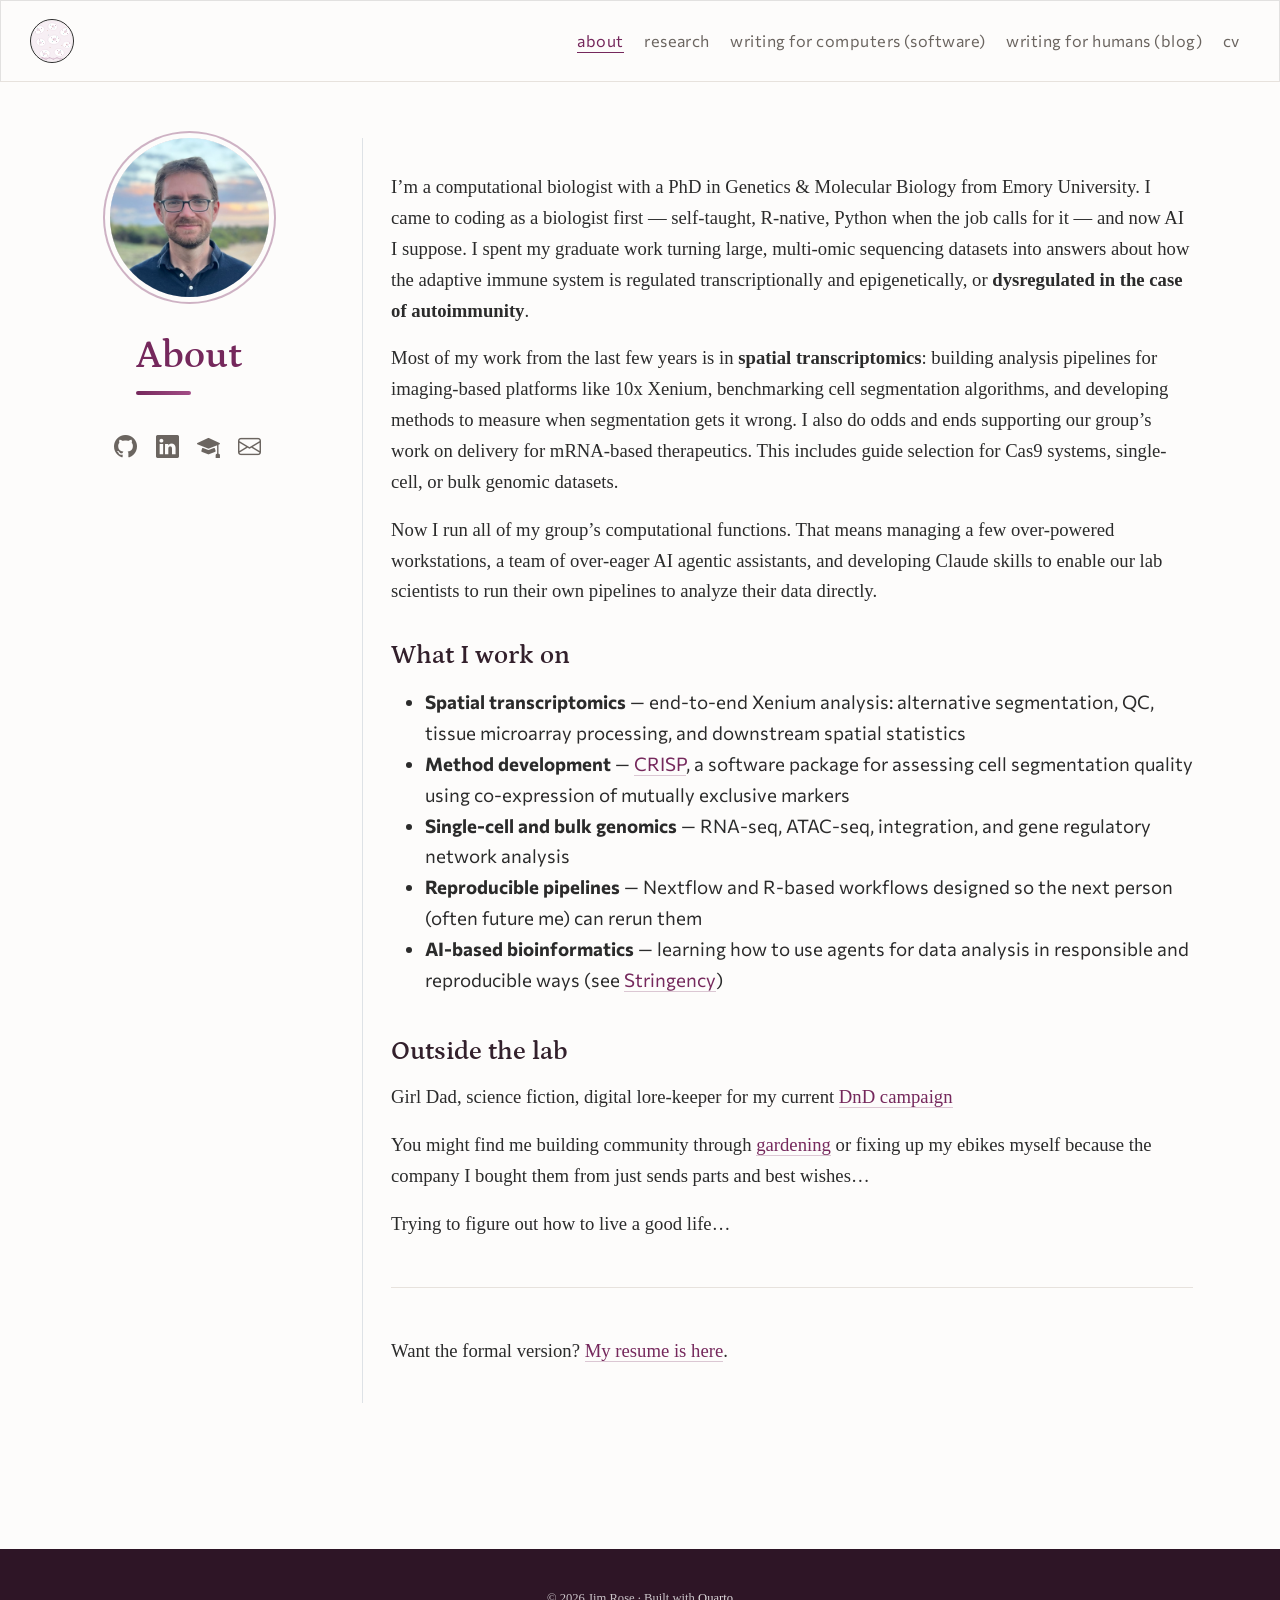
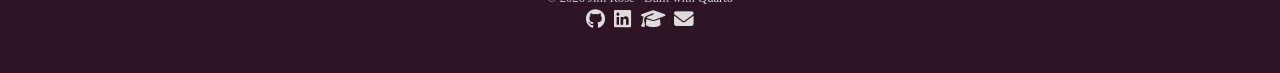
<file: about.html>
<!DOCTYPE html>
<html xmlns="http://www.w3.org/1999/xhtml" lang="en" xml:lang="en"><head>

<meta charset="utf-8">
<meta name="generator" content="quarto-1.11.9">

<meta name="viewport" content="width=device-width, initial-scale=1.0, user-scalable=yes">


<title>About – Jim Rose</title>
<style>
/* Default styles provided by pandoc.
** See https://pandoc.org/MANUAL.html#variables-for-html for config info.
*/
span.smallcaps{font-variant: small-caps;}
div.columns{display: flex; gap: 1.5em;}
div.column{flex: auto;}
@media screen {
div.columns{gap: min(4vw, 1.5em);}
div.column{overflow-x: auto;}
}
div.hanging-indent{margin-left: 1.5em; text-indent: -1.5em;}
ul.task-list{list-style: none;}
ul.task-list li input[type="checkbox"] {
  width: 0.8em;
  margin: 0 0.8em 0.2em -1em; /* quarto-specific, see https://github.com/quarto-dev/quarto-cli/issues/4556 */ 
  vertical-align: middle;
}
</style>


<script src="site_libs/quarto-nav/quarto-nav.js"></script>
<script src="site_libs/quarto-nav/headroom.min.js"></script>
<script src="site_libs/clipboard/clipboard.min.js"></script>
<script src="site_libs/quarto-search/autocomplete.umd.js"></script>
<script src="site_libs/quarto-search/fuse.min.js"></script>
<script src="site_libs/quarto-search/quarto-search.js"></script>
<meta name="quarto:offset" content="./">
<link href="./assets/headshot.png" rel="icon" type="image/png">
<script src="site_libs/quarto-html/quarto.js" type="module"></script>
<script src="site_libs/quarto-html/tabsets/tabsets.js" type="module"></script>
<script src="site_libs/quarto-html/scrollable-regions/scrollable-regions.js" type="module"></script>
<script src="site_libs/quarto-html/popper.min.js"></script>
<script src="site_libs/quarto-html/tippy.umd.min.js"></script>
<link href="site_libs/quarto-html/tippy.css" rel="stylesheet">
<link href="site_libs/quarto-html/quarto-syntax-highlighting-556b374da156cc6703968f8f71b5660c.css" rel="stylesheet" id="quarto-text-highlighting-styles">
<script src="site_libs/bootstrap/bootstrap.min.js"></script>
<link href="site_libs/bootstrap/bootstrap-icons.css" rel="stylesheet">
<link href="site_libs/bootstrap/bootstrap-c761110cfff67bc8594c60d81f4d1e9e.min.css" rel="stylesheet" append-hash="true" id="quarto-bootstrap" data-mode="light">
<link href="site_libs/quarto-contrib/fontawesome6-6.7.2/all.min.css" rel="stylesheet">
<link href="site_libs/quarto-contrib/fontawesome6-6.7.2/latex-fontsize.css" rel="stylesheet">
<script id="quarto-search-options" type="application/json">{
  "location": "navbar",
  "copy-button": false,
  "collapse-after": 3,
  "panel-placement": "end",
  "type": "overlay",
  "limit": 50,
  "keyboard-shortcut": [
    "f",
    "/",
    "s"
  ],
  "show-item-context": false,
  "language": {
    "search-no-results-text": "No results",
    "search-matching-documents-text": "matching documents",
    "search-copy-link-title": "Copy link to search",
    "search-hide-matches-text": "Hide additional matches",
    "search-more-match-text": "more match in this document",
    "search-more-matches-text": "more matches in this document",
    "search-clear-button-title": "Clear",
    "search-text-placeholder": "",
    "search-detached-cancel-button-title": "Cancel",
    "search-submit-button-title": "Submit",
    "search-label": "Search"
  }
}</script>


</head>

<body class="nav-fixed quarto-light"><a id="quarto-skip-link" class="visually-hidden-focusable" href="#quarto-document-content">Skip to main content</a>

<div id="quarto-search-results"></div>
  <header id="quarto-header" class="headroom fixed-top">
    <nav class="navbar navbar-expand-lg " data-bs-theme="dark" aria-label="Site">
      <div class="navbar-container container-fluid">
      <div class="navbar-brand-container mx-auto">
    <a href="./index.html" class="navbar-brand navbar-brand-logo">
    <img src="./assets/hero.svg" alt="Home — stylized tissue illustration" class="navbar-logo light-content">
    <img src="./assets/hero.svg" alt="Home — stylized tissue illustration" class="navbar-logo dark-content">
    </a>
  </div>
          <button class="navbar-toggler" type="button" data-bs-toggle="collapse" data-bs-target="#navbarCollapse" aria-controls="navbarCollapse" aria-expanded="false" aria-label="Toggle navigation" onclick="if (window.quartoToggleHeadroom) { window.quartoToggleHeadroom(); }">
  <span class="navbar-toggler-icon"></span>
</button>
          <div class="collapse navbar-collapse" id="navbarCollapse">
            <ul class="navbar-nav navbar-nav-scroll ms-auto">
  <li class="nav-item">
    <a class="nav-link active" href="./about.html" aria-current="page"> 
<span class="menu-text">about</span></a>
  </li>  
  <li class="nav-item">
    <a class="nav-link" href="./research.html"> 
<span class="menu-text">research</span></a>
  </li>  
  <li class="nav-item">
    <a class="nav-link" href="./software.html"> 
<span class="menu-text">writing for computers (software)</span></a>
  </li>  
  <li class="nav-item">
    <a class="nav-link" href="./blog.html"> 
<span class="menu-text">writing for humans (blog)</span></a>
  </li>  
  <li class="nav-item">
    <a class="nav-link" href="./cv.html"> 
<span class="menu-text">cv</span></a>
  </li>  
</ul>
          </div> <!-- /navcollapse -->
            <div class="quarto-navbar-tools">
</div>
      </div> <!-- /container-fluid -->
    </nav>
</header>
<!-- content -->
<div id="quarto-content" class="quarto-container page-columns page-rows-contents page-layout-full page-navbar">
<!-- sidebar -->
<!-- margin-sidebar -->
    
<!-- main -->
<div class="quarto-about-trestles column-page">
  <div class="about-entity">
    <img src="assets/headshot.png" class="about-image
  round " style="height: 8.5em; width: 8.5em;">
<header id="title-block-header" class="quarto-title-block default">
<div class="quarto-title">
<h1 class="title">About</h1>
</div>
<div class="quarto-title-meta column-page">
  </div>
</header>
    <div class="about-links">
  <a href="https://github.com/jrose835" class="about-link" rel="" target="">
    <i class="bi bi-github"></i>
     <span class="about-link-text"></span>
  </a>
  <a href="https://www.linkedin.com/in/james-r-rose-85b70023/" class="about-link" rel="" target="">
    <i class="bi bi-linkedin"></i>
     <span class="about-link-text"></span>
  </a>
  <a href="https://scholar.google.com/citations?user=G2WDGLUAAAAJ&amp;hl=en" class="about-link" rel="" target="">
    <i class="bi bi-mortarboard-fill"></i>
     <span class="about-link-text"></span>
  </a>
  <a href="mailto:jrose835@gmail.com" class="about-link" rel="" target="">
    <i class="bi bi-envelope"></i>
     <span class="about-link-text"></span>
  </a>
</div>
  </div>
  <div class="about-contents"><main class="content column-page" id="quarto-document-content" tabindex="-1">
<p>I’m a computational biologist with a PhD in Genetics &amp; Molecular Biology from Emory University. I came to coding as a biologist first — self-taught, R-native, Python when the job calls for it — and now AI I suppose. I spent my graduate work turning large, multi-omic sequencing datasets into answers about how the adaptive immune system is regulated transcriptionally and epigenetically, or <strong>dysregulated in the case of autoimmunity</strong>.</p>
<p>Most of my work from the last few years is in <strong>spatial transcriptomics</strong>: building analysis pipelines for imaging-based platforms like 10x Xenium, benchmarking cell segmentation algorithms, and developing methods to measure when segmentation gets it wrong. I also do odds and ends supporting our group’s work on delivery for mRNA-based therapeutics. This includes guide selection for Cas9 systems, single-cell, or bulk genomic datasets.</p>
<p>Now I run all of my group’s computational functions. That means managing a few over-powered workstations, a team of over-eager AI agentic assistants, and developing Claude skills to enable our lab scientists to run their own pipelines to analyze their data directly.</p>
<section id="what-i-work-on" class="level2">
<h2 data-anchor-id="what-i-work-on">What I work on</h2>
<ul>
<li><strong>Spatial transcriptomics</strong> — end-to-end Xenium analysis: alternative segmentation, QC, tissue microarray processing, and downstream spatial statistics</li>
<li><strong>Method development</strong> — <a href="./software.html">CRISP</a>, a software package for assessing cell segmentation quality using co-expression of mutually exclusive markers</li>
<li><strong>Single-cell and bulk genomics</strong> — RNA-seq, ATAC-seq, integration, and gene regulatory network analysis</li>
<li><strong>Reproducible pipelines</strong> — Nextflow and R-based workflows designed so the next person (often future me) can rerun them</li>
<li><strong>AI-based bioinformatics</strong> — learning how to use agents for data analysis in responsible and reproducible ways (see <a href="https://github.com/santangelo-lab/stringency">Stringency</a>)</li>
</ul>
</section>
<section id="outside-the-lab" class="level2">
<h2 data-anchor-id="outside-the-lab">Outside the lab</h2>
<p>Girl Dad, science fiction, digital lore-keeper for my current <a href="https://jrose835.github.io/astrodia-wiki/">DnD campaign</a></p>
<p>You might find me building community through <a href="https://www.friendsmulberryfields.org/">gardening</a> or fixing up my ebikes myself because the company I bought them from just sends parts and best wishes…</p>
<p>Trying to figure out how to live a good life…</p>
<hr>
<p>Want the formal version? <a href="./cv.html">My resume is here</a>.</p>


</section>
</main></div>
</div>
 <!-- /main -->
<script id="quarto-html-after-body" type="application/javascript">
  window.document.addEventListener("DOMContentLoaded", function (event) {
    const isCodeAnnotation = (el) => {
      for (const clz of el.classList) {
        if (clz.startsWith('code-annotation-')) {                     
          return true;
        }
      }
      return false;
    }
    const onCopySuccess = function(e) {
      // button target
      const button = e.trigger;
      // don't keep focus
      button.blur();
      // flash "checked"
      button.classList.add('code-copy-button-checked');
      var currentTitle = button.getAttribute("title");
      button.setAttribute("title", "Copied!");
      let tooltip;
      if (window.bootstrap) {
        button.setAttribute("data-bs-toggle", "tooltip");
        button.setAttribute("data-bs-placement", "left");
        button.setAttribute("data-bs-title", "Copied!");
        tooltip = new bootstrap.Tooltip(button, 
          { trigger: "manual", 
            customClass: "code-copy-button-tooltip",
            offset: [0, -8]});
        tooltip.show();    
      }
      setTimeout(function() {
        if (tooltip) {
          tooltip.hide();
          button.removeAttribute("data-bs-title");
          button.removeAttribute("data-bs-toggle");
          button.removeAttribute("data-bs-placement");
        }
        button.setAttribute("title", currentTitle);
        button.classList.remove('code-copy-button-checked');
      }, 1000);
      // clear code selection
      e.clearSelection();
    }
    const getTextToCopy = function(trigger) {
      const outerScaffold = trigger.parentElement.cloneNode(true);
      const codeEl = outerScaffold.querySelector('code');
      for (const childEl of codeEl.children) {
        if (isCodeAnnotation(childEl)) {
          childEl.remove();
        }
      }
      return codeEl.innerText;
    }
    const clipboard = new window.ClipboardJS('.code-copy-button:not([data-in-quarto-modal])', {
      text: getTextToCopy
    });
    clipboard.on('success', onCopySuccess);
    if (window.document.getElementById('quarto-embedded-source-code-modal')) {
      const clipboardModal = new window.ClipboardJS('.code-copy-button[data-in-quarto-modal]', {
        text: getTextToCopy,
        container: window.document.getElementById('quarto-embedded-source-code-modal')
      });
      clipboardModal.on('success', onCopySuccess);
    }
      var localhostRegex = new RegExp(/^(?:http|https):\/\/localhost\:?[0-9]*\//);
      var mailtoRegex = new RegExp(/^mailto:/);
        var filterRegex = new RegExp("https:\/\/jamesrrose\.com");
      const newWindowLabel = "(opens in a new tab)";
      const newWindowNoteId = "quarto-ext-newwindow-label";
      // Links reference one hidden label through aria-describedby, so the
      // announcement never changes their accessible name.
      var describeNewWindow = (link) => {
        if (!window.document.getElementById(newWindowNoteId)) {
          var newWindowNote = window.document.createElement("span");
          newWindowNote.id = newWindowNoteId;
          newWindowNote.hidden = true;
          newWindowNote.textContent = newWindowLabel;
          window.document.body.appendChild(newWindowNote);
        }
        var describedBy = (link.getAttribute("aria-describedby") || "").split(/\s+/).filter(Boolean);
        if (!describedBy.includes(newWindowNoteId)) {
          describedBy.push(newWindowNoteId);
          link.setAttribute("aria-describedby", describedBy.join(" "));
        }
      }
      var isInternal = (href) => {
          return filterRegex.test(href) || localhostRegex.test(href) || mailtoRegex.test(href);
      }
      // Inspect non-navigation links and adorn them if external
      window.quartoDecorateExternalLinks = function (root) {
     var links = (root || window.document).querySelectorAll('a[href]:not(.nav-link):not(.navbar-brand):not(.toc-action):not(.sidebar-link):not(.sidebar-item-toggle):not(.pagination-link):not(.no-external):not([aria-hidden]):not(.dropdown-item):not(.quarto-navigation-tool):not(.about-link)');
      for (var i=0; i<links.length; i++) {
        const link = links[i];
        if (!isInternal(link.href)) {
          // undo the damage that might have been done by quarto-nav.js in the case of
          // links that we want to consider external
          if (link.dataset.originalHref !== undefined) {
            link.href = link.dataset.originalHref;
          }
            // target, if specified
            link.setAttribute("target", "_blank");
            if (link.getAttribute("rel") === null) {
              link.setAttribute("rel", "noopener");
            }
            describeNewWindow(link);
          if (!link.classList.contains('no-external-icon')) {
          }
        }
      }
      };
      window.quartoDecorateExternalLinks(window.document);
    // Esc closes the popup (WCAG 1.4.13) and focus leaving both trigger and
    // popup closes it (WCAG 2.4.11); tippy handles neither for interactive popups.
    const hideOnEscAndFocusOut = {
      name: 'hideOnEscAndFocusOut',
      defaultValue: true,
      fn(instance) {
        const dismiss = () => {
          // A show scheduled by the trigger delay would otherwise reopen it
          instance.clearDelayTimeouts();
          instance.hide();
        };
        const onKeyDown = (event) => {
          if (event.key !== 'Escape') {
            return;
          }
          // Keep Esc from also reaching page handlers (e.g. reveal.js overview),
          // except an open reveal.js slide menu, which Esc should close too.
          // The menu handles keys only when its keyboard option is on.
          const menuHandlesEsc = window.Reveal?.getPlugin?.('menu')?.isOpen() &&
            window.Reveal.getConfig().menu?.keyboard !== false;
          if (!menuHandlesEsc) {
            event.stopPropagation();
          }
          if (instance.popper.contains(window.document.activeElement)) {
            // Disabled while refocusing so the focus trigger does not reopen it
            instance.disable();
            instance.reference.focus();
            instance.enable();
          }
          dismiss();
        };
        const onFocusOut = (event) => {
          const target = event.relatedTarget;
          if (target && !instance.reference.contains(target) &&
              !instance.popper.contains(target)) {
            dismiss();
          }
        };
        // On the trigger too: a click trigger (code-annotations: select) has no
        // blur handling. Attached for the instance's lifetime so leaving the
        // trigger also cancels a show still pending on the trigger delay.
        instance.reference.addEventListener('focusout', onFocusOut);
        return {
          onShow() {
            window.document.addEventListener('keydown', onKeyDown, true);
            instance.popper.addEventListener('focusout', onFocusOut);
          },
          onHide() {
            window.document.removeEventListener('keydown', onKeyDown, true);
            instance.popper.removeEventListener('focusout', onFocusOut);
          },
          onDestroy() {
            instance.reference.removeEventListener('focusout', onFocusOut);
          },
        };
      },
    };
    function tippyHover(el, contentFn, onTriggerFn, onUntriggerFn) {
      const config = {
        allowHTML: true,
        maxWidth: 500,
        delay: 100,
        arrow: false,
        appendTo: function(el) {
            return el.parentElement;
        },
        interactive: true,
        interactiveBorder: 10,
        theme: 'quarto',
        placement: 'bottom-start',
        plugins: [hideOnEscAndFocusOut],
      };
      if (contentFn) {
        config.content = contentFn;
      }
      if (onTriggerFn) {
        config.onTrigger = onTriggerFn;
      }
      if (onUntriggerFn) {
        config.onUntrigger = onUntriggerFn;
      }
      window.tippy(el, config); 
    }
    const noterefs = window.document.querySelectorAll('a[role="doc-noteref"]');
    for (var i=0; i<noterefs.length; i++) {
      const ref = noterefs[i];
      tippyHover(ref, function() {
        // use id or data attribute instead here
        let href = ref.getAttribute('data-footnote-href') || ref.getAttribute('href');
        try { href = new URL(href).hash; } catch {}
        const id = href.replace(/^#\/?/, "");
        const note = window.document.getElementById(id);
        if (note) {
          return note.innerHTML;
        } else {
          return "";
        }
      });
    }
    const xrefs = window.document.querySelectorAll('a.quarto-xref');
    const processXRef = (id, note) => {
      // Strip column container classes
      const stripColumnClz = (el) => {
        el.classList.remove("page-full", "page-columns");
        if (el.children) {
          for (const child of el.children) {
            stripColumnClz(child);
          }
        }
      }
      stripColumnClz(note)
      if (id === null || id.startsWith('sec-')) {
        // Special case sections, only their first couple elements
        const container = document.createElement("div");
        if (note.children && note.children.length > 2) {
          container.appendChild(note.children[0].cloneNode(true));
          for (let i = 1; i < note.children.length; i++) {
            const child = note.children[i];
            if (child.tagName === "P" && child.innerText === "") {
              continue;
            } else {
              container.appendChild(child.cloneNode(true));
              break;
            }
          }
          if (window.Quarto?.typesetMath) {
            window.Quarto.typesetMath(container);
          }
          return container.innerHTML
        } else {
          if (window.Quarto?.typesetMath) {
            window.Quarto.typesetMath(note);
          }
          return note.innerHTML;
        }
      } else {
        // Remove any anchor links if they are present
        const anchorLink = note.querySelector('a.anchorjs-link');
        if (anchorLink) {
          anchorLink.remove();
        }
        if (window.Quarto?.typesetMath) {
          window.Quarto.typesetMath(note);
        }
        if (note.classList.contains("callout")) {
          return note.outerHTML;
        } else {
          return note.innerHTML;
        }
      }
    }
    for (var i=0; i<xrefs.length; i++) {
      const xref = xrefs[i];
      tippyHover(xref, undefined, function(instance) {
        instance.disable();
        let url = xref.getAttribute('href');
        let hash = undefined; 
        if (url.startsWith('#')) {
          hash = url;
        } else {
          try { hash = new URL(url).hash; } catch {}
        }
        if (hash) {
          const id = hash.replace(/^#\/?/, "");
          const note = window.document.getElementById(id);
          if (note !== null) {
            try {
              const html = processXRef(id, note.cloneNode(true));
              instance.setContent(html);
            } finally {
              instance.enable();
              instance.show();
            }
          } else {
            // See if we can fetch this
            fetch(url.split('#')[0])
            .then(res => res.text())
            .then(html => {
              const parser = new DOMParser();
              const htmlDoc = parser.parseFromString(html, "text/html");
              const note = htmlDoc.getElementById(id);
              if (note !== null) {
                const html = processXRef(id, note);
                instance.setContent(html);
              } 
            }).finally(() => {
              instance.enable();
              instance.show();
            });
          }
        } else {
          // See if we can fetch a full url (with no hash to target)
          // This is a special case and we should probably do some content thinning / targeting
          fetch(url)
          .then(res => res.text())
          .then(html => {
            const parser = new DOMParser();
            const htmlDoc = parser.parseFromString(html, "text/html");
            const note = htmlDoc.querySelector('main.content');
            if (note !== null) {
              // This should only happen for chapter cross references
              // (since there is no id in the URL)
              // remove the first header
              if (note.children.length > 0 && note.children[0].tagName === "HEADER") {
                note.children[0].remove();
              }
              const html = processXRef(null, note);
              instance.setContent(html);
            } 
          }).finally(() => {
            instance.enable();
            instance.show();
          });
        }
      }, function(instance) {
      });
    }
        let selectedAnnoteEl;
        const selectorForAnnotation = ( cell, annotation) => {
          let cellAttr = 'data-code-cell="' + cell + '"';
          let lineAttr = 'data-code-annotation="' +  annotation + '"';
          const selector = 'span[' + cellAttr + '][' + lineAttr + ']';
          return selector;
        }
        const selectCodeLines = (annoteEl) => {
          const doc = window.document;
          const targetCell = annoteEl.getAttribute("data-target-cell");
          const targetAnnotation = annoteEl.getAttribute("data-target-annotation");
          const annoteSpan = window.document.querySelector(selectorForAnnotation(targetCell, targetAnnotation));
          const lines = annoteSpan.getAttribute("data-code-lines").split(",");
          const lineIds = lines.map((line) => {
            return targetCell + "-" + line;
          })
          // Each band is positioned against its own containing block, which is
          // not the offsetParent of the lines, so place it from client rects.
          const placeBand = (band, firstEl, lastEl, codeBlock) => {
            const container = band.offsetParent;
            if (container === null) {
              return;
            }
            const containerRect = container.getBoundingClientRect();
            // Reveal.js scales slides with a transform, so convert client
            // pixels back to the CSS pixels of the container.
            const scale = containerRect.height / container.offsetHeight || 1;
            const firstRect = firstEl.getBoundingClientRect();
            const lastRect = lastEl.getBoundingClientRect();
            const top = (firstRect.top - containerRect.top) / scale - container.clientTop + container.scrollTop;
            const height = (lastRect.bottom - firstRect.top) / scale;
            band.style.top = top - 2 + "px";
            band.style.height = height + 4 + "px";
            if (codeBlock) {
              // Without the copy button wrapper, the containing block is wider
              // than the code block, so span the code block explicitly.
              const blockRect = codeBlock.getBoundingClientRect();
              band.style.left = (blockRect.left - containerRect.left) / scale - container.clientLeft + container.scrollLeft + "px";
              band.style.width = blockRect.width / scale + "px";
            }
          };
          if (lineIds.length > 0) {
            const el = window.document.getElementById(lineIds[0]);
            const lastEl = window.document.getElementById(lineIds[lineIds.length - 1]);
            const parent = el.parentElement.parentElement;
            // cook up a div (if necessary) and position it
            let div = window.document.getElementById("code-annotation-line-highlight");
            if (div === null) {
              div = window.document.createElement("div");
              div.setAttribute("id", "code-annotation-line-highlight");
              div.style.position = 'absolute';
              parent.appendChild(div);
            }
            placeBand(div, el, lastEl, parent.closest("div.sourceCode") || parent);
            let gutterDiv = window.document.getElementById("code-annotation-line-highlight-gutter");
            if (gutterDiv === null) {
              gutterDiv = window.document.createElement("div");
              gutterDiv.setAttribute("id", "code-annotation-line-highlight-gutter");
              gutterDiv.style.position = 'absolute';
              const codeCell = window.document.getElementById(targetCell);
              const gutter = codeCell.querySelector('.code-annotation-gutter');
              gutter.appendChild(gutterDiv);
            }
            placeBand(gutterDiv, el, lastEl);
            selectedAnnoteEl = annoteEl;
          }
        };
        const unselectCodeLines = () => {
          const elementsIds = ["code-annotation-line-highlight", "code-annotation-line-highlight-gutter"];
          elementsIds.forEach((elId) => {
            const div = window.document.getElementById(elId);
            if (div) {
              div.remove();
            }
          });
          selectedAnnoteEl = undefined;
        };
          // Handle positioning of the toggle
      window.addEventListener(
        "resize",
        throttle(() => {
          elRect = undefined;
          if (selectedAnnoteEl) {
            selectCodeLines(selectedAnnoteEl);
          }
        }, 10)
      );
      function throttle(fn, ms) {
      let throttle = false;
      let timer;
        return (...args) => {
          if(!throttle) { // first call gets through
              fn.apply(this, args);
              throttle = true;
          } else { // all the others get throttled
              if(timer) clearTimeout(timer); // cancel #2
              timer = setTimeout(() => {
                fn.apply(this, args);
                timer = throttle = false;
              }, ms);
          }
        };
      }
        // Attach click handler to the DT
        const annoteDls = window.document.querySelectorAll('dt[data-target-cell]');
        for (const annoteDlNode of annoteDls) {
          annoteDlNode.addEventListener('click', (event) => {
            const clickedEl = event.target;
            if (clickedEl !== selectedAnnoteEl) {
              unselectCodeLines();
              const activeEl = window.document.querySelector('dt[data-target-cell].code-annotation-active');
              if (activeEl) {
                activeEl.classList.remove('code-annotation-active');
              }
              selectCodeLines(clickedEl);
              clickedEl.classList.add('code-annotation-active');
            } else {
              // Unselect the line
              unselectCodeLines();
              clickedEl.classList.remove('code-annotation-active');
            }
          });
        }
    const findCites = (el) => {
      const parentEl = el.parentElement;
      if (parentEl) {
        const cites = parentEl.dataset.cites;
        if (cites) {
          return {
            el,
            cites: cites.split(' ')
          };
        } else {
          return findCites(el.parentElement)
        }
      } else {
        return undefined;
      }
    };
    var bibliorefs = window.document.querySelectorAll('a[role="doc-biblioref"]');
    for (var i=0; i<bibliorefs.length; i++) {
      const ref = bibliorefs[i];
      const citeInfo = findCites(ref);
      if (citeInfo) {
        tippyHover(citeInfo.el, function() {
          var popup = window.document.createElement('div');
          citeInfo.cites.forEach(function(cite) {
            var citeDiv = window.document.createElement('div');
            citeDiv.classList.add('hanging-indent');
            citeDiv.classList.add('csl-entry');
            var biblioDiv = window.document.getElementById('ref-' + cite);
            if (biblioDiv) {
              citeDiv.innerHTML = biblioDiv.innerHTML;
            }
            popup.appendChild(citeDiv);
          });
          return popup.innerHTML;
        });
      }
    }
  });
  </script>
  <script type="application/javascript">
  window.quartoScrollableRegionsLabels = {"code":"Scrollable code","output":"Scrollable output"};
  </script>
</div> <!-- /content -->
<footer class="footer">
  <div class="nav-footer">
    <div class="nav-footer-left">
      &nbsp;
    </div>   
    <div class="nav-footer-center">
<p>© 2026 Jim Rose · Built with <a href="https://quarto.org">Quarto</a> <br> <a href="https://github.com/jrose835"><i class="fa-brands fa-github" aria-label="github"></i></a> &nbsp; <a href="https://www.linkedin.com/in/james-r-rose-85b70023/"><i class="fa-brands fa-linkedin" aria-label="linkedin"></i></a> &nbsp; <a href="https://scholar.google.com/citations?user=G2WDGLUAAAAJ&amp;hl=en"><i class="fa-solid fa-graduation-cap" aria-label="graduation-cap"></i></a> &nbsp; <a href="mailto:jrose835@gmail.com"><i class="fa-solid fa-envelope" aria-label="envelope"></i></a></p>
</div>
    <div class="nav-footer-right">
      &nbsp;
    </div>
  </div>
</footer>




</body></html>
</file>
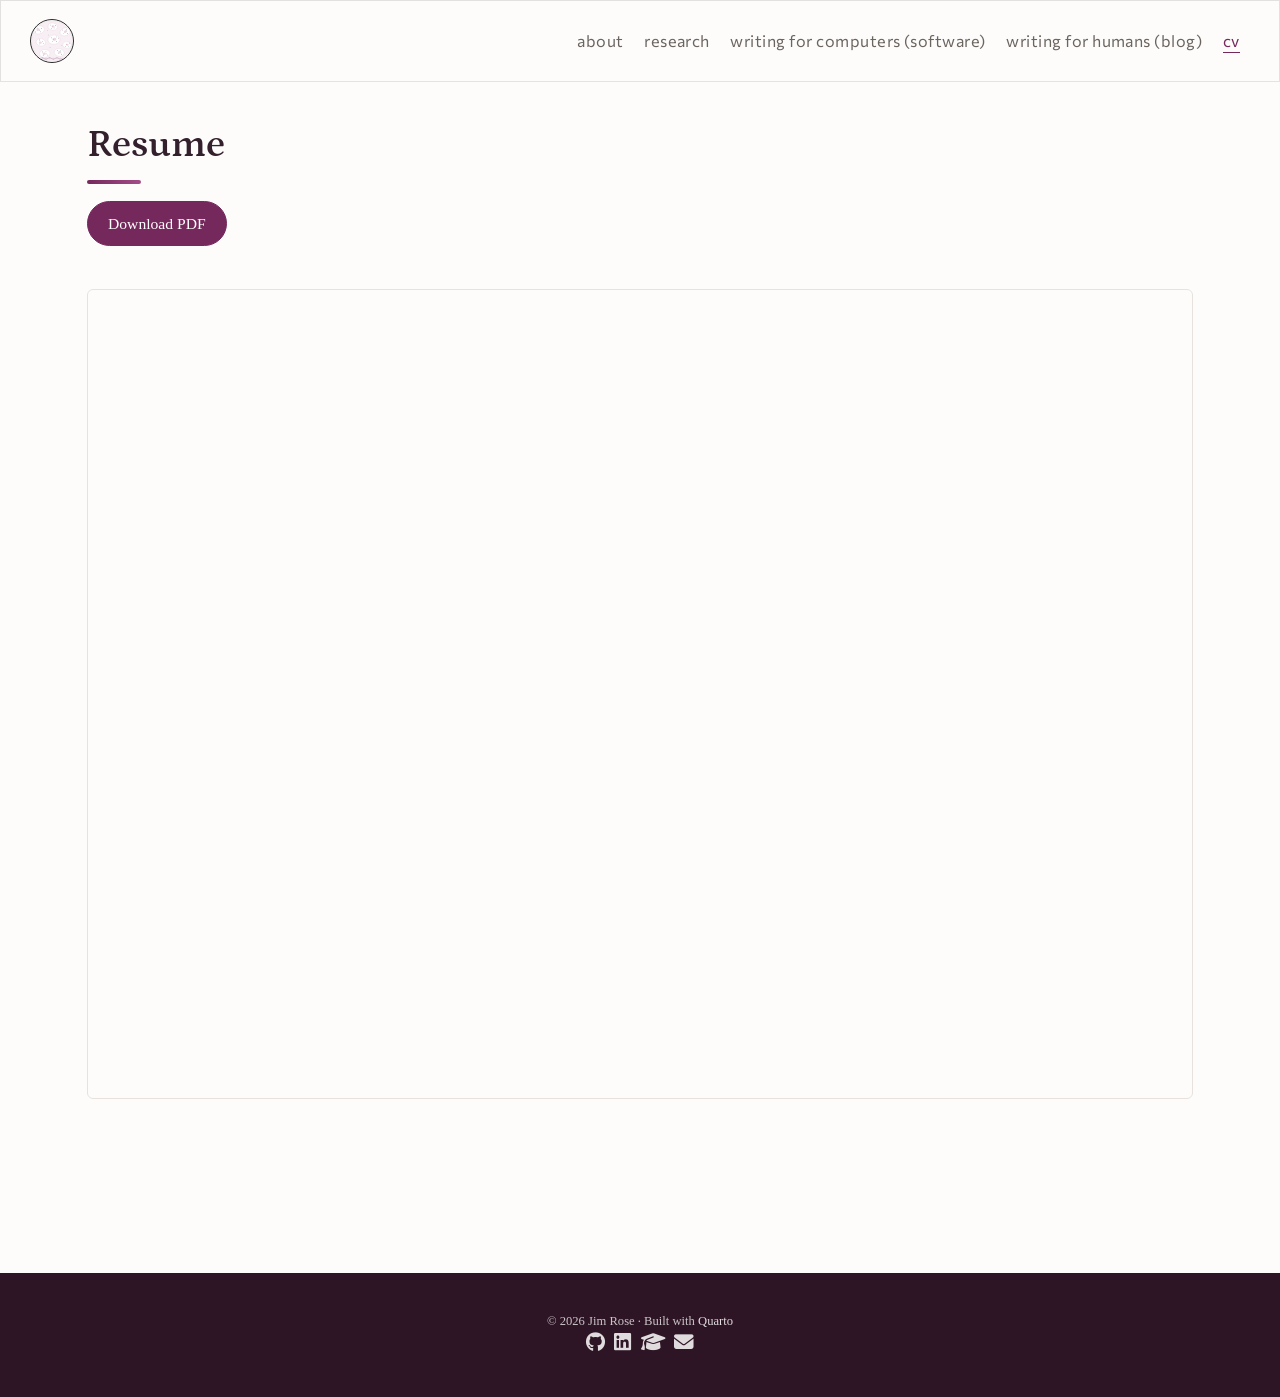
<file: cv.html>
<!DOCTYPE html>
<html xmlns="http://www.w3.org/1999/xhtml" lang="en" xml:lang="en"><head>

<meta charset="utf-8">
<meta name="generator" content="quarto-1.11.9">

<meta name="viewport" content="width=device-width, initial-scale=1.0, user-scalable=yes">


<title>Resume – Jim Rose</title>
<style>
/* Default styles provided by pandoc.
** See https://pandoc.org/MANUAL.html#variables-for-html for config info.
*/
span.smallcaps{font-variant: small-caps;}
div.columns{display: flex; gap: 1.5em;}
div.column{flex: auto;}
@media screen {
div.columns{gap: min(4vw, 1.5em);}
div.column{overflow-x: auto;}
}
div.hanging-indent{margin-left: 1.5em; text-indent: -1.5em;}
ul.task-list{list-style: none;}
ul.task-list li input[type="checkbox"] {
  width: 0.8em;
  margin: 0 0.8em 0.2em -1em; /* quarto-specific, see https://github.com/quarto-dev/quarto-cli/issues/4556 */ 
  vertical-align: middle;
}
</style>


<script src="site_libs/quarto-nav/quarto-nav.js"></script>
<script src="site_libs/quarto-nav/headroom.min.js"></script>
<script src="site_libs/clipboard/clipboard.min.js"></script>
<script src="site_libs/quarto-search/autocomplete.umd.js"></script>
<script src="site_libs/quarto-search/fuse.min.js"></script>
<script src="site_libs/quarto-search/quarto-search.js"></script>
<meta name="quarto:offset" content="./">
<link href="./assets/headshot.png" rel="icon" type="image/png">
<script src="site_libs/quarto-html/quarto.js" type="module"></script>
<script src="site_libs/quarto-html/tabsets/tabsets.js" type="module"></script>
<script src="site_libs/quarto-html/scrollable-regions/scrollable-regions.js" type="module"></script>
<script src="site_libs/quarto-html/popper.min.js"></script>
<script src="site_libs/quarto-html/tippy.umd.min.js"></script>
<link href="site_libs/quarto-html/tippy.css" rel="stylesheet">
<link href="site_libs/quarto-html/quarto-syntax-highlighting-556b374da156cc6703968f8f71b5660c.css" rel="stylesheet" id="quarto-text-highlighting-styles">
<script src="site_libs/bootstrap/bootstrap.min.js"></script>
<link href="site_libs/bootstrap/bootstrap-icons.css" rel="stylesheet">
<link href="site_libs/bootstrap/bootstrap-c761110cfff67bc8594c60d81f4d1e9e.min.css" rel="stylesheet" append-hash="true" id="quarto-bootstrap" data-mode="light">
<link href="site_libs/quarto-contrib/fontawesome6-6.7.2/all.min.css" rel="stylesheet">
<link href="site_libs/quarto-contrib/fontawesome6-6.7.2/latex-fontsize.css" rel="stylesheet">
<script id="quarto-search-options" type="application/json">{
  "location": "navbar",
  "copy-button": false,
  "collapse-after": 3,
  "panel-placement": "end",
  "type": "overlay",
  "limit": 50,
  "keyboard-shortcut": [
    "f",
    "/",
    "s"
  ],
  "show-item-context": false,
  "language": {
    "search-no-results-text": "No results",
    "search-matching-documents-text": "matching documents",
    "search-copy-link-title": "Copy link to search",
    "search-hide-matches-text": "Hide additional matches",
    "search-more-match-text": "more match in this document",
    "search-more-matches-text": "more matches in this document",
    "search-clear-button-title": "Clear",
    "search-text-placeholder": "",
    "search-detached-cancel-button-title": "Cancel",
    "search-submit-button-title": "Submit",
    "search-label": "Search"
  }
}</script>


</head>

<body class="nav-fixed quarto-light"><a id="quarto-skip-link" class="visually-hidden-focusable" href="#quarto-document-content">Skip to main content</a>

<div id="quarto-search-results"></div>
  <header id="quarto-header" class="headroom fixed-top">
    <nav class="navbar navbar-expand-lg " data-bs-theme="dark" aria-label="Site">
      <div class="navbar-container container-fluid">
      <div class="navbar-brand-container mx-auto">
    <a href="./index.html" class="navbar-brand navbar-brand-logo">
    <img src="./assets/hero.svg" alt="Home — stylized tissue illustration" class="navbar-logo light-content">
    <img src="./assets/hero.svg" alt="Home — stylized tissue illustration" class="navbar-logo dark-content">
    </a>
  </div>
          <button class="navbar-toggler" type="button" data-bs-toggle="collapse" data-bs-target="#navbarCollapse" aria-controls="navbarCollapse" aria-expanded="false" aria-label="Toggle navigation" onclick="if (window.quartoToggleHeadroom) { window.quartoToggleHeadroom(); }">
  <span class="navbar-toggler-icon"></span>
</button>
          <div class="collapse navbar-collapse" id="navbarCollapse">
            <ul class="navbar-nav navbar-nav-scroll ms-auto">
  <li class="nav-item">
    <a class="nav-link" href="./about.html"> 
<span class="menu-text">about</span></a>
  </li>  
  <li class="nav-item">
    <a class="nav-link" href="./research.html"> 
<span class="menu-text">research</span></a>
  </li>  
  <li class="nav-item">
    <a class="nav-link" href="./software.html"> 
<span class="menu-text">writing for computers (software)</span></a>
  </li>  
  <li class="nav-item">
    <a class="nav-link" href="./blog.html"> 
<span class="menu-text">writing for humans (blog)</span></a>
  </li>  
  <li class="nav-item">
    <a class="nav-link active" href="./cv.html" aria-current="page"> 
<span class="menu-text">cv</span></a>
  </li>  
</ul>
          </div> <!-- /navcollapse -->
            <div class="quarto-navbar-tools">
</div>
      </div> <!-- /container-fluid -->
    </nav>
</header>
<!-- content -->
<div id="quarto-content" class="quarto-container page-columns page-rows-contents page-layout-full page-navbar">
<!-- sidebar -->
<!-- margin-sidebar -->
    
<!-- main -->
<main class="content column-page" id="quarto-document-content" tabindex="-1">

<header id="title-block-header" class="quarto-title-block default">
<div class="quarto-title">
<h1 class="title">Resume</h1>
</div>



<div class="quarto-title-meta column-page">

    
  
    
  </div>
  


</header>


<p><a class="btn-cv" href="assets/resume.pdf" target="_blank">Download PDF</a></p>
<iframe class="cv-frame" src="assets/resume.pdf#view=FitH" title="Jim Rose's resume">
</iframe>



</main> <!-- /main -->
<script id="quarto-html-after-body" type="application/javascript">
  window.document.addEventListener("DOMContentLoaded", function (event) {
    const isCodeAnnotation = (el) => {
      for (const clz of el.classList) {
        if (clz.startsWith('code-annotation-')) {                     
          return true;
        }
      }
      return false;
    }
    const onCopySuccess = function(e) {
      // button target
      const button = e.trigger;
      // don't keep focus
      button.blur();
      // flash "checked"
      button.classList.add('code-copy-button-checked');
      var currentTitle = button.getAttribute("title");
      button.setAttribute("title", "Copied!");
      let tooltip;
      if (window.bootstrap) {
        button.setAttribute("data-bs-toggle", "tooltip");
        button.setAttribute("data-bs-placement", "left");
        button.setAttribute("data-bs-title", "Copied!");
        tooltip = new bootstrap.Tooltip(button, 
          { trigger: "manual", 
            customClass: "code-copy-button-tooltip",
            offset: [0, -8]});
        tooltip.show();    
      }
      setTimeout(function() {
        if (tooltip) {
          tooltip.hide();
          button.removeAttribute("data-bs-title");
          button.removeAttribute("data-bs-toggle");
          button.removeAttribute("data-bs-placement");
        }
        button.setAttribute("title", currentTitle);
        button.classList.remove('code-copy-button-checked');
      }, 1000);
      // clear code selection
      e.clearSelection();
    }
    const getTextToCopy = function(trigger) {
      const outerScaffold = trigger.parentElement.cloneNode(true);
      const codeEl = outerScaffold.querySelector('code');
      for (const childEl of codeEl.children) {
        if (isCodeAnnotation(childEl)) {
          childEl.remove();
        }
      }
      return codeEl.innerText;
    }
    const clipboard = new window.ClipboardJS('.code-copy-button:not([data-in-quarto-modal])', {
      text: getTextToCopy
    });
    clipboard.on('success', onCopySuccess);
    if (window.document.getElementById('quarto-embedded-source-code-modal')) {
      const clipboardModal = new window.ClipboardJS('.code-copy-button[data-in-quarto-modal]', {
        text: getTextToCopy,
        container: window.document.getElementById('quarto-embedded-source-code-modal')
      });
      clipboardModal.on('success', onCopySuccess);
    }
      var localhostRegex = new RegExp(/^(?:http|https):\/\/localhost\:?[0-9]*\//);
      var mailtoRegex = new RegExp(/^mailto:/);
        var filterRegex = new RegExp("https:\/\/jamesrrose\.com");
      const newWindowLabel = "(opens in a new tab)";
      const newWindowNoteId = "quarto-ext-newwindow-label";
      // Links reference one hidden label through aria-describedby, so the
      // announcement never changes their accessible name.
      var describeNewWindow = (link) => {
        if (!window.document.getElementById(newWindowNoteId)) {
          var newWindowNote = window.document.createElement("span");
          newWindowNote.id = newWindowNoteId;
          newWindowNote.hidden = true;
          newWindowNote.textContent = newWindowLabel;
          window.document.body.appendChild(newWindowNote);
        }
        var describedBy = (link.getAttribute("aria-describedby") || "").split(/\s+/).filter(Boolean);
        if (!describedBy.includes(newWindowNoteId)) {
          describedBy.push(newWindowNoteId);
          link.setAttribute("aria-describedby", describedBy.join(" "));
        }
      }
      var isInternal = (href) => {
          return filterRegex.test(href) || localhostRegex.test(href) || mailtoRegex.test(href);
      }
      // Inspect non-navigation links and adorn them if external
      window.quartoDecorateExternalLinks = function (root) {
     var links = (root || window.document).querySelectorAll('a[href]:not(.nav-link):not(.navbar-brand):not(.toc-action):not(.sidebar-link):not(.sidebar-item-toggle):not(.pagination-link):not(.no-external):not([aria-hidden]):not(.dropdown-item):not(.quarto-navigation-tool):not(.about-link)');
      for (var i=0; i<links.length; i++) {
        const link = links[i];
        if (!isInternal(link.href)) {
          // undo the damage that might have been done by quarto-nav.js in the case of
          // links that we want to consider external
          if (link.dataset.originalHref !== undefined) {
            link.href = link.dataset.originalHref;
          }
            // target, if specified
            link.setAttribute("target", "_blank");
            if (link.getAttribute("rel") === null) {
              link.setAttribute("rel", "noopener");
            }
            describeNewWindow(link);
          if (!link.classList.contains('no-external-icon')) {
          }
        }
      }
      };
      window.quartoDecorateExternalLinks(window.document);
    // Esc closes the popup (WCAG 1.4.13) and focus leaving both trigger and
    // popup closes it (WCAG 2.4.11); tippy handles neither for interactive popups.
    const hideOnEscAndFocusOut = {
      name: 'hideOnEscAndFocusOut',
      defaultValue: true,
      fn(instance) {
        const dismiss = () => {
          // A show scheduled by the trigger delay would otherwise reopen it
          instance.clearDelayTimeouts();
          instance.hide();
        };
        const onKeyDown = (event) => {
          if (event.key !== 'Escape') {
            return;
          }
          // Keep Esc from also reaching page handlers (e.g. reveal.js overview),
          // except an open reveal.js slide menu, which Esc should close too.
          // The menu handles keys only when its keyboard option is on.
          const menuHandlesEsc = window.Reveal?.getPlugin?.('menu')?.isOpen() &&
            window.Reveal.getConfig().menu?.keyboard !== false;
          if (!menuHandlesEsc) {
            event.stopPropagation();
          }
          if (instance.popper.contains(window.document.activeElement)) {
            // Disabled while refocusing so the focus trigger does not reopen it
            instance.disable();
            instance.reference.focus();
            instance.enable();
          }
          dismiss();
        };
        const onFocusOut = (event) => {
          const target = event.relatedTarget;
          if (target && !instance.reference.contains(target) &&
              !instance.popper.contains(target)) {
            dismiss();
          }
        };
        // On the trigger too: a click trigger (code-annotations: select) has no
        // blur handling. Attached for the instance's lifetime so leaving the
        // trigger also cancels a show still pending on the trigger delay.
        instance.reference.addEventListener('focusout', onFocusOut);
        return {
          onShow() {
            window.document.addEventListener('keydown', onKeyDown, true);
            instance.popper.addEventListener('focusout', onFocusOut);
          },
          onHide() {
            window.document.removeEventListener('keydown', onKeyDown, true);
            instance.popper.removeEventListener('focusout', onFocusOut);
          },
          onDestroy() {
            instance.reference.removeEventListener('focusout', onFocusOut);
          },
        };
      },
    };
    function tippyHover(el, contentFn, onTriggerFn, onUntriggerFn) {
      const config = {
        allowHTML: true,
        maxWidth: 500,
        delay: 100,
        arrow: false,
        appendTo: function(el) {
            return el.parentElement;
        },
        interactive: true,
        interactiveBorder: 10,
        theme: 'quarto',
        placement: 'bottom-start',
        plugins: [hideOnEscAndFocusOut],
      };
      if (contentFn) {
        config.content = contentFn;
      }
      if (onTriggerFn) {
        config.onTrigger = onTriggerFn;
      }
      if (onUntriggerFn) {
        config.onUntrigger = onUntriggerFn;
      }
      window.tippy(el, config); 
    }
    const noterefs = window.document.querySelectorAll('a[role="doc-noteref"]');
    for (var i=0; i<noterefs.length; i++) {
      const ref = noterefs[i];
      tippyHover(ref, function() {
        // use id or data attribute instead here
        let href = ref.getAttribute('data-footnote-href') || ref.getAttribute('href');
        try { href = new URL(href).hash; } catch {}
        const id = href.replace(/^#\/?/, "");
        const note = window.document.getElementById(id);
        if (note) {
          return note.innerHTML;
        } else {
          return "";
        }
      });
    }
    const xrefs = window.document.querySelectorAll('a.quarto-xref');
    const processXRef = (id, note) => {
      // Strip column container classes
      const stripColumnClz = (el) => {
        el.classList.remove("page-full", "page-columns");
        if (el.children) {
          for (const child of el.children) {
            stripColumnClz(child);
          }
        }
      }
      stripColumnClz(note)
      if (id === null || id.startsWith('sec-')) {
        // Special case sections, only their first couple elements
        const container = document.createElement("div");
        if (note.children && note.children.length > 2) {
          container.appendChild(note.children[0].cloneNode(true));
          for (let i = 1; i < note.children.length; i++) {
            const child = note.children[i];
            if (child.tagName === "P" && child.innerText === "") {
              continue;
            } else {
              container.appendChild(child.cloneNode(true));
              break;
            }
          }
          if (window.Quarto?.typesetMath) {
            window.Quarto.typesetMath(container);
          }
          return container.innerHTML
        } else {
          if (window.Quarto?.typesetMath) {
            window.Quarto.typesetMath(note);
          }
          return note.innerHTML;
        }
      } else {
        // Remove any anchor links if they are present
        const anchorLink = note.querySelector('a.anchorjs-link');
        if (anchorLink) {
          anchorLink.remove();
        }
        if (window.Quarto?.typesetMath) {
          window.Quarto.typesetMath(note);
        }
        if (note.classList.contains("callout")) {
          return note.outerHTML;
        } else {
          return note.innerHTML;
        }
      }
    }
    for (var i=0; i<xrefs.length; i++) {
      const xref = xrefs[i];
      tippyHover(xref, undefined, function(instance) {
        instance.disable();
        let url = xref.getAttribute('href');
        let hash = undefined; 
        if (url.startsWith('#')) {
          hash = url;
        } else {
          try { hash = new URL(url).hash; } catch {}
        }
        if (hash) {
          const id = hash.replace(/^#\/?/, "");
          const note = window.document.getElementById(id);
          if (note !== null) {
            try {
              const html = processXRef(id, note.cloneNode(true));
              instance.setContent(html);
            } finally {
              instance.enable();
              instance.show();
            }
          } else {
            // See if we can fetch this
            fetch(url.split('#')[0])
            .then(res => res.text())
            .then(html => {
              const parser = new DOMParser();
              const htmlDoc = parser.parseFromString(html, "text/html");
              const note = htmlDoc.getElementById(id);
              if (note !== null) {
                const html = processXRef(id, note);
                instance.setContent(html);
              } 
            }).finally(() => {
              instance.enable();
              instance.show();
            });
          }
        } else {
          // See if we can fetch a full url (with no hash to target)
          // This is a special case and we should probably do some content thinning / targeting
          fetch(url)
          .then(res => res.text())
          .then(html => {
            const parser = new DOMParser();
            const htmlDoc = parser.parseFromString(html, "text/html");
            const note = htmlDoc.querySelector('main.content');
            if (note !== null) {
              // This should only happen for chapter cross references
              // (since there is no id in the URL)
              // remove the first header
              if (note.children.length > 0 && note.children[0].tagName === "HEADER") {
                note.children[0].remove();
              }
              const html = processXRef(null, note);
              instance.setContent(html);
            } 
          }).finally(() => {
            instance.enable();
            instance.show();
          });
        }
      }, function(instance) {
      });
    }
        let selectedAnnoteEl;
        const selectorForAnnotation = ( cell, annotation) => {
          let cellAttr = 'data-code-cell="' + cell + '"';
          let lineAttr = 'data-code-annotation="' +  annotation + '"';
          const selector = 'span[' + cellAttr + '][' + lineAttr + ']';
          return selector;
        }
        const selectCodeLines = (annoteEl) => {
          const doc = window.document;
          const targetCell = annoteEl.getAttribute("data-target-cell");
          const targetAnnotation = annoteEl.getAttribute("data-target-annotation");
          const annoteSpan = window.document.querySelector(selectorForAnnotation(targetCell, targetAnnotation));
          const lines = annoteSpan.getAttribute("data-code-lines").split(",");
          const lineIds = lines.map((line) => {
            return targetCell + "-" + line;
          })
          // Each band is positioned against its own containing block, which is
          // not the offsetParent of the lines, so place it from client rects.
          const placeBand = (band, firstEl, lastEl, codeBlock) => {
            const container = band.offsetParent;
            if (container === null) {
              return;
            }
            const containerRect = container.getBoundingClientRect();
            // Reveal.js scales slides with a transform, so convert client
            // pixels back to the CSS pixels of the container.
            const scale = containerRect.height / container.offsetHeight || 1;
            const firstRect = firstEl.getBoundingClientRect();
            const lastRect = lastEl.getBoundingClientRect();
            const top = (firstRect.top - containerRect.top) / scale - container.clientTop + container.scrollTop;
            const height = (lastRect.bottom - firstRect.top) / scale;
            band.style.top = top - 2 + "px";
            band.style.height = height + 4 + "px";
            if (codeBlock) {
              // Without the copy button wrapper, the containing block is wider
              // than the code block, so span the code block explicitly.
              const blockRect = codeBlock.getBoundingClientRect();
              band.style.left = (blockRect.left - containerRect.left) / scale - container.clientLeft + container.scrollLeft + "px";
              band.style.width = blockRect.width / scale + "px";
            }
          };
          if (lineIds.length > 0) {
            const el = window.document.getElementById(lineIds[0]);
            const lastEl = window.document.getElementById(lineIds[lineIds.length - 1]);
            const parent = el.parentElement.parentElement;
            // cook up a div (if necessary) and position it
            let div = window.document.getElementById("code-annotation-line-highlight");
            if (div === null) {
              div = window.document.createElement("div");
              div.setAttribute("id", "code-annotation-line-highlight");
              div.style.position = 'absolute';
              parent.appendChild(div);
            }
            placeBand(div, el, lastEl, parent.closest("div.sourceCode") || parent);
            let gutterDiv = window.document.getElementById("code-annotation-line-highlight-gutter");
            if (gutterDiv === null) {
              gutterDiv = window.document.createElement("div");
              gutterDiv.setAttribute("id", "code-annotation-line-highlight-gutter");
              gutterDiv.style.position = 'absolute';
              const codeCell = window.document.getElementById(targetCell);
              const gutter = codeCell.querySelector('.code-annotation-gutter');
              gutter.appendChild(gutterDiv);
            }
            placeBand(gutterDiv, el, lastEl);
            selectedAnnoteEl = annoteEl;
          }
        };
        const unselectCodeLines = () => {
          const elementsIds = ["code-annotation-line-highlight", "code-annotation-line-highlight-gutter"];
          elementsIds.forEach((elId) => {
            const div = window.document.getElementById(elId);
            if (div) {
              div.remove();
            }
          });
          selectedAnnoteEl = undefined;
        };
          // Handle positioning of the toggle
      window.addEventListener(
        "resize",
        throttle(() => {
          elRect = undefined;
          if (selectedAnnoteEl) {
            selectCodeLines(selectedAnnoteEl);
          }
        }, 10)
      );
      function throttle(fn, ms) {
      let throttle = false;
      let timer;
        return (...args) => {
          if(!throttle) { // first call gets through
              fn.apply(this, args);
              throttle = true;
          } else { // all the others get throttled
              if(timer) clearTimeout(timer); // cancel #2
              timer = setTimeout(() => {
                fn.apply(this, args);
                timer = throttle = false;
              }, ms);
          }
        };
      }
        // Attach click handler to the DT
        const annoteDls = window.document.querySelectorAll('dt[data-target-cell]');
        for (const annoteDlNode of annoteDls) {
          annoteDlNode.addEventListener('click', (event) => {
            const clickedEl = event.target;
            if (clickedEl !== selectedAnnoteEl) {
              unselectCodeLines();
              const activeEl = window.document.querySelector('dt[data-target-cell].code-annotation-active');
              if (activeEl) {
                activeEl.classList.remove('code-annotation-active');
              }
              selectCodeLines(clickedEl);
              clickedEl.classList.add('code-annotation-active');
            } else {
              // Unselect the line
              unselectCodeLines();
              clickedEl.classList.remove('code-annotation-active');
            }
          });
        }
    const findCites = (el) => {
      const parentEl = el.parentElement;
      if (parentEl) {
        const cites = parentEl.dataset.cites;
        if (cites) {
          return {
            el,
            cites: cites.split(' ')
          };
        } else {
          return findCites(el.parentElement)
        }
      } else {
        return undefined;
      }
    };
    var bibliorefs = window.document.querySelectorAll('a[role="doc-biblioref"]');
    for (var i=0; i<bibliorefs.length; i++) {
      const ref = bibliorefs[i];
      const citeInfo = findCites(ref);
      if (citeInfo) {
        tippyHover(citeInfo.el, function() {
          var popup = window.document.createElement('div');
          citeInfo.cites.forEach(function(cite) {
            var citeDiv = window.document.createElement('div');
            citeDiv.classList.add('hanging-indent');
            citeDiv.classList.add('csl-entry');
            var biblioDiv = window.document.getElementById('ref-' + cite);
            if (biblioDiv) {
              citeDiv.innerHTML = biblioDiv.innerHTML;
            }
            popup.appendChild(citeDiv);
          });
          return popup.innerHTML;
        });
      }
    }
  });
  </script>
  <script type="application/javascript">
  window.quartoScrollableRegionsLabels = {"code":"Scrollable code","output":"Scrollable output"};
  </script>
</div> <!-- /content -->
<footer class="footer">
  <div class="nav-footer">
    <div class="nav-footer-left">
      &nbsp;
    </div>   
    <div class="nav-footer-center">
<p>© 2026 Jim Rose · Built with <a href="https://quarto.org">Quarto</a> <br> <a href="https://github.com/jrose835"><i class="fa-brands fa-github" aria-label="github"></i></a> &nbsp; <a href="https://www.linkedin.com/in/james-r-rose-85b70023/"><i class="fa-brands fa-linkedin" aria-label="linkedin"></i></a> &nbsp; <a href="https://scholar.google.com/citations?user=G2WDGLUAAAAJ&amp;hl=en"><i class="fa-solid fa-graduation-cap" aria-label="graduation-cap"></i></a> &nbsp; <a href="mailto:jrose835@gmail.com"><i class="fa-solid fa-envelope" aria-label="envelope"></i></a></p>
</div>
    <div class="nav-footer-right">
      &nbsp;
    </div>
  </div>
</footer>




</body></html>
</file>
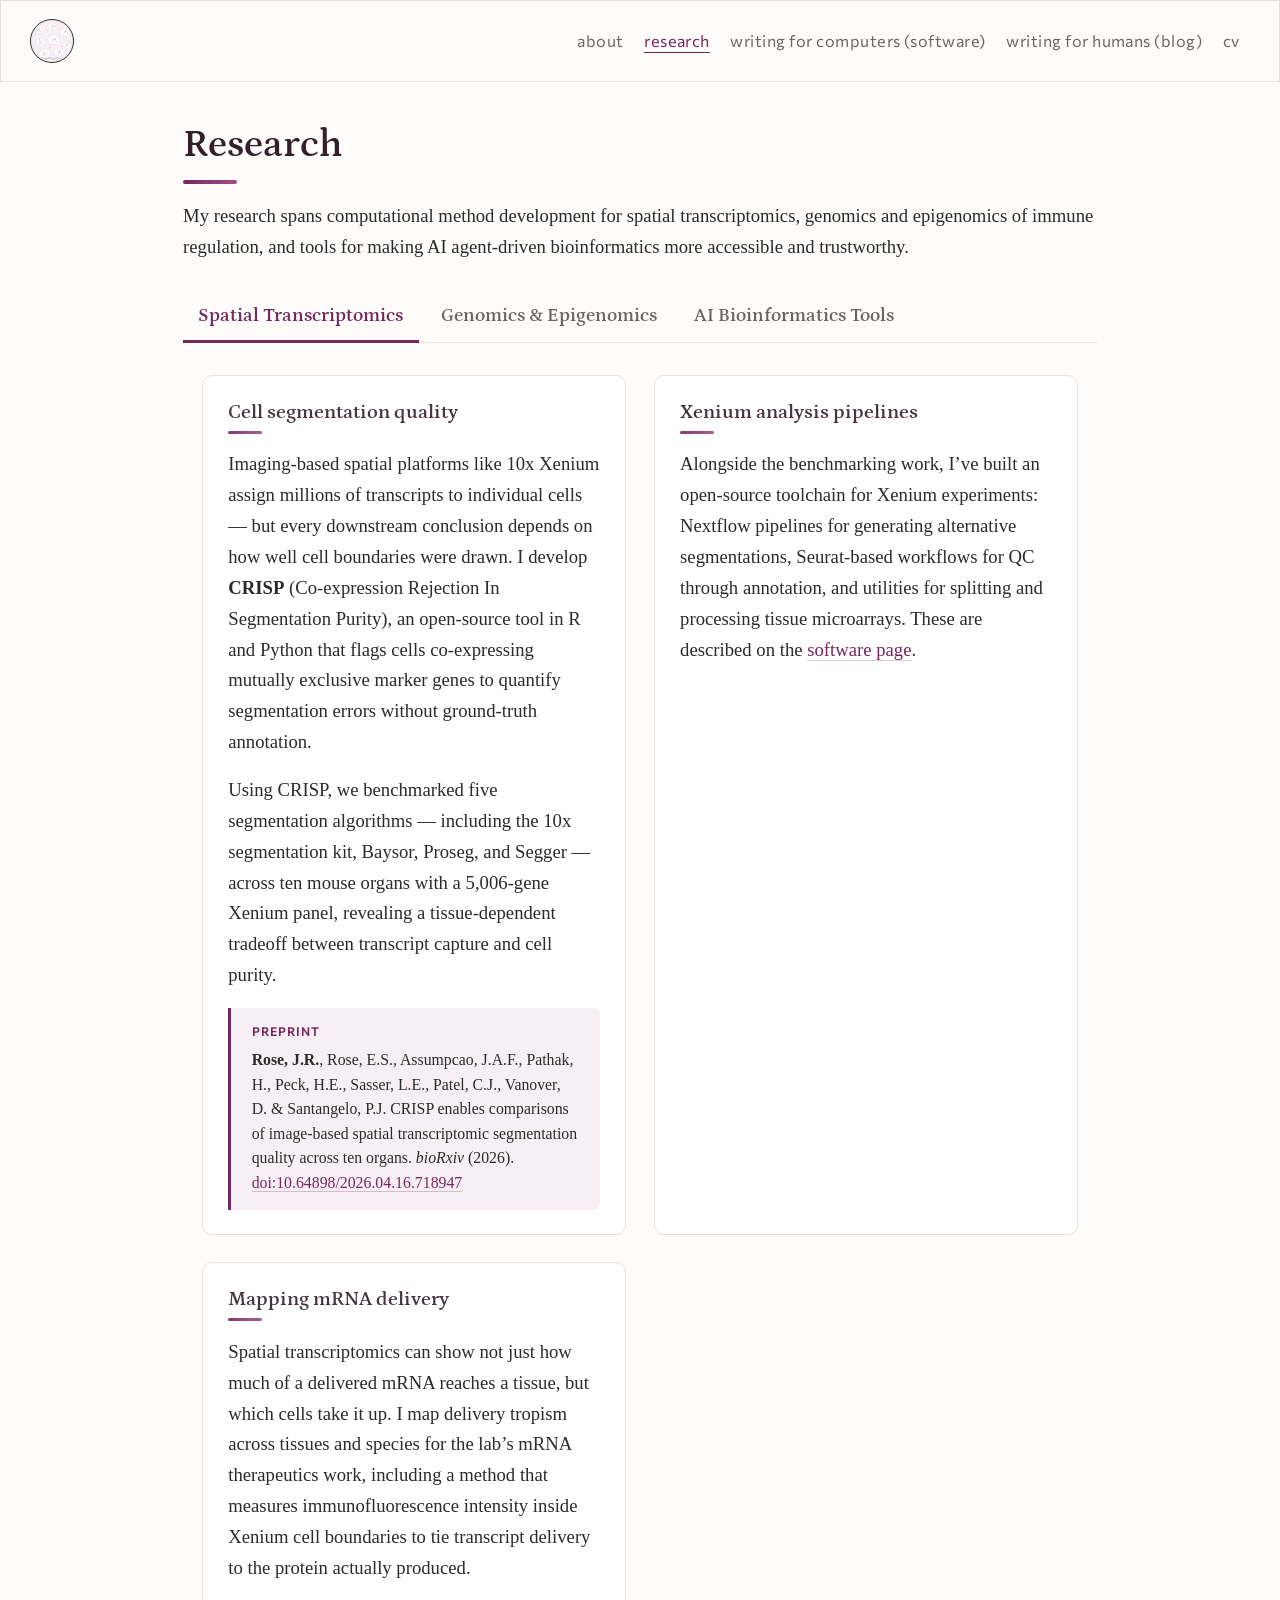
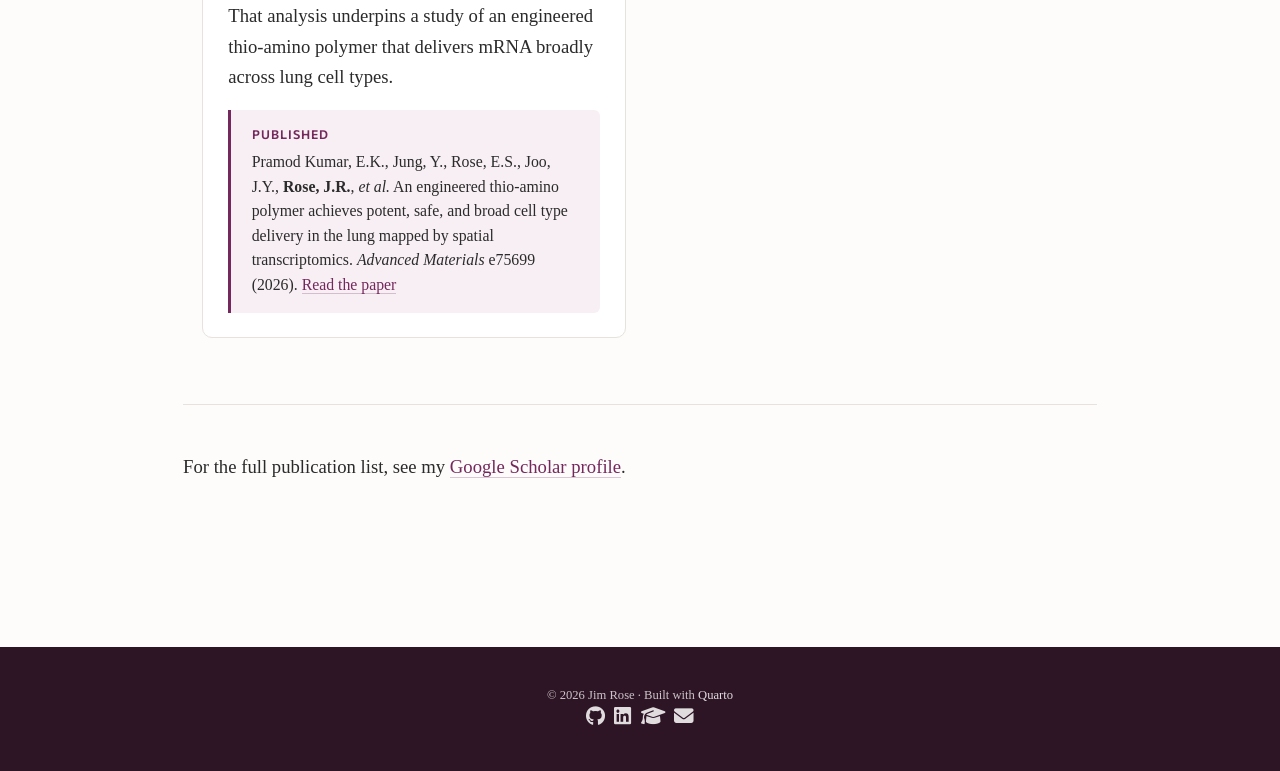
<file: research.html>
<!DOCTYPE html>
<html xmlns="http://www.w3.org/1999/xhtml" lang="en" xml:lang="en"><head>

<meta charset="utf-8">
<meta name="generator" content="quarto-1.11.9">

<meta name="viewport" content="width=device-width, initial-scale=1.0, user-scalable=yes">


<title>Research – Jim Rose</title>
<style>
/* Default styles provided by pandoc.
** See https://pandoc.org/MANUAL.html#variables-for-html for config info.
*/
span.smallcaps{font-variant: small-caps;}
div.columns{display: flex; gap: 1.5em;}
div.column{flex: auto;}
@media screen {
div.columns{gap: min(4vw, 1.5em);}
div.column{overflow-x: auto;}
}
div.hanging-indent{margin-left: 1.5em; text-indent: -1.5em;}
ul.task-list{list-style: none;}
ul.task-list li input[type="checkbox"] {
  width: 0.8em;
  margin: 0 0.8em 0.2em -1em; /* quarto-specific, see https://github.com/quarto-dev/quarto-cli/issues/4556 */ 
  vertical-align: middle;
}
</style>


<script src="site_libs/quarto-nav/quarto-nav.js"></script>
<script src="site_libs/quarto-nav/headroom.min.js"></script>
<script src="site_libs/clipboard/clipboard.min.js"></script>
<script src="site_libs/quarto-search/autocomplete.umd.js"></script>
<script src="site_libs/quarto-search/fuse.min.js"></script>
<script src="site_libs/quarto-search/quarto-search.js"></script>
<meta name="quarto:offset" content="./">
<link href="./assets/headshot.png" rel="icon" type="image/png">
<script src="site_libs/quarto-html/quarto.js" type="module"></script>
<script src="site_libs/quarto-html/tabsets/tabsets.js" type="module"></script>
<script src="site_libs/quarto-html/scrollable-regions/scrollable-regions.js" type="module"></script>
<script src="site_libs/quarto-html/popper.min.js"></script>
<script src="site_libs/quarto-html/tippy.umd.min.js"></script>
<link href="site_libs/quarto-html/tippy.css" rel="stylesheet">
<link href="site_libs/quarto-html/quarto-syntax-highlighting-556b374da156cc6703968f8f71b5660c.css" rel="stylesheet" id="quarto-text-highlighting-styles">
<script src="site_libs/bootstrap/bootstrap.min.js"></script>
<link href="site_libs/bootstrap/bootstrap-icons.css" rel="stylesheet">
<link href="site_libs/bootstrap/bootstrap-c761110cfff67bc8594c60d81f4d1e9e.min.css" rel="stylesheet" append-hash="true" id="quarto-bootstrap" data-mode="light">
<link href="site_libs/quarto-contrib/fontawesome6-6.7.2/all.min.css" rel="stylesheet">
<link href="site_libs/quarto-contrib/fontawesome6-6.7.2/latex-fontsize.css" rel="stylesheet">
<script id="quarto-search-options" type="application/json">{
  "location": "navbar",
  "copy-button": false,
  "collapse-after": 3,
  "panel-placement": "end",
  "type": "overlay",
  "limit": 50,
  "keyboard-shortcut": [
    "f",
    "/",
    "s"
  ],
  "show-item-context": false,
  "language": {
    "search-no-results-text": "No results",
    "search-matching-documents-text": "matching documents",
    "search-copy-link-title": "Copy link to search",
    "search-hide-matches-text": "Hide additional matches",
    "search-more-match-text": "more match in this document",
    "search-more-matches-text": "more matches in this document",
    "search-clear-button-title": "Clear",
    "search-text-placeholder": "",
    "search-detached-cancel-button-title": "Cancel",
    "search-submit-button-title": "Submit",
    "search-label": "Search"
  }
}</script>


</head>

<body class="nav-fixed fullcontent quarto-light"><a id="quarto-skip-link" class="visually-hidden-focusable" href="#quarto-document-content">Skip to main content</a>

<div id="quarto-search-results"></div>
  <header id="quarto-header" class="headroom fixed-top">
    <nav class="navbar navbar-expand-lg " data-bs-theme="dark" aria-label="Site">
      <div class="navbar-container container-fluid">
      <div class="navbar-brand-container mx-auto">
    <a href="./index.html" class="navbar-brand navbar-brand-logo">
    <img src="./assets/hero.svg" alt="Home — stylized tissue illustration" class="navbar-logo light-content">
    <img src="./assets/hero.svg" alt="Home — stylized tissue illustration" class="navbar-logo dark-content">
    </a>
  </div>
          <button class="navbar-toggler" type="button" data-bs-toggle="collapse" data-bs-target="#navbarCollapse" aria-controls="navbarCollapse" aria-expanded="false" aria-label="Toggle navigation" onclick="if (window.quartoToggleHeadroom) { window.quartoToggleHeadroom(); }">
  <span class="navbar-toggler-icon"></span>
</button>
          <div class="collapse navbar-collapse" id="navbarCollapse">
            <ul class="navbar-nav navbar-nav-scroll ms-auto">
  <li class="nav-item">
    <a class="nav-link" href="./about.html"> 
<span class="menu-text">about</span></a>
  </li>  
  <li class="nav-item">
    <a class="nav-link active" href="./research.html" aria-current="page"> 
<span class="menu-text">research</span></a>
  </li>  
  <li class="nav-item">
    <a class="nav-link" href="./software.html"> 
<span class="menu-text">writing for computers (software)</span></a>
  </li>  
  <li class="nav-item">
    <a class="nav-link" href="./blog.html"> 
<span class="menu-text">writing for humans (blog)</span></a>
  </li>  
  <li class="nav-item">
    <a class="nav-link" href="./cv.html"> 
<span class="menu-text">cv</span></a>
  </li>  
</ul>
          </div> <!-- /navcollapse -->
            <div class="quarto-navbar-tools">
</div>
      </div> <!-- /container-fluid -->
    </nav>
</header>
<!-- content -->
<div id="quarto-content" class="quarto-container page-columns page-rows-contents page-layout-article page-navbar">
<!-- sidebar -->
<!-- margin-sidebar -->
    
<!-- main -->
<main class="content" id="quarto-document-content" tabindex="-1">

<header id="title-block-header" class="quarto-title-block default">
<div class="quarto-title">
<h1 class="title">Research</h1>
</div>



<div class="quarto-title-meta">

    
  
    
  </div>
  


</header>


<p>My research spans computational method development for spatial transcriptomics, genomics and epigenomics of immune regulation, and tools for making AI agent-driven bioinformatics more accessible and trustworthy.</p>
<div class="tabset-margin-container"></div><div class="panel-tabset">
<ul class="nav nav-tabs" role="tablist"><li class="nav-item" role="presentation"><a class="nav-link active" id="tabset-1-1-tab" data-bs-toggle="tab" data-bs-target="#tabset-1-1" role="tab" aria-controls="tabset-1-1" aria-selected="true" href="">Spatial Transcriptomics</a></li><li class="nav-item" role="presentation"><a class="nav-link" id="tabset-1-2-tab" data-bs-toggle="tab" data-bs-target="#tabset-1-2" role="tab" aria-controls="tabset-1-2" aria-selected="false" href="">Genomics &amp; Epigenomics</a></li><li class="nav-item" role="presentation"><a class="nav-link" id="tabset-1-3-tab" data-bs-toggle="tab" data-bs-target="#tabset-1-3" role="tab" aria-controls="tabset-1-3" aria-selected="false" href="">AI Bioinformatics Tools</a></li></ul>
<div class="tab-content">
<div id="tabset-1-1" class="tab-pane active" role="tabpanel" aria-labelledby="tabset-1-1-tab">
<div class="research-grid">
<section id="cell-segmentation-quality" class="level3 research-card">
<h3 data-anchor-id="cell-segmentation-quality">Cell segmentation quality</h3>
<p>Imaging-based spatial platforms like 10x Xenium assign millions of transcripts to individual cells — but every downstream conclusion depends on how well cell boundaries were drawn. I develop <strong>CRISP</strong> (Co-expression Rejection In Segmentation Purity), an open-source tool in R and Python that flags cells co-expressing mutually exclusive marker genes to quantify segmentation errors without ground-truth annotation.</p>
<p>Using CRISP, we benchmarked five segmentation algorithms — including the 10x segmentation kit, Baysor, Proseg, and Segger — across ten mouse organs with a 5,006-gene Xenium panel, revealing a tissue-dependent tradeoff between transcript capture and cell purity.</p>
<div class="pub">
<p><span class="pub-tag">Preprint</span></p>
<p><strong>Rose, J.R.</strong>, Rose, E.S., Assumpcao, J.A.F., Pathak, H., Peck, H.E., Sasser, L.E., Patel, C.J., Vanover, D. &amp; Santangelo, P.J. CRISP enables comparisons of image-based spatial transcriptomic segmentation quality across ten organs. <em>bioRxiv</em> (2026). <a href="https://www.biorxiv.org/content/10.64898/2026.04.16.718947v1">doi:10.64898/2026.04.16.718947</a></p>
</div>
</section>
<section id="xenium-analysis-pipelines" class="level3 research-card">
<h3 data-anchor-id="xenium-analysis-pipelines">Xenium analysis pipelines</h3>
<p>Alongside the benchmarking work, I’ve built an open-source toolchain for Xenium experiments: Nextflow pipelines for generating alternative segmentations, Seurat-based workflows for QC through annotation, and utilities for splitting and processing tissue microarrays. These are described on the <a href="./software.html">software page</a>.</p>
</section>
<section id="mapping-mrna-delivery" class="level3 research-card">
<h3 data-anchor-id="mapping-mrna-delivery">Mapping mRNA delivery</h3>
<p>Spatial transcriptomics can show not just how much of a delivered mRNA reaches a tissue, but which cells take it up. I map delivery tropism across tissues and species for the lab’s mRNA therapeutics work, including a method that measures immunofluorescence intensity inside Xenium cell boundaries to tie transcript delivery to the protein actually produced.</p>
<p>That analysis underpins a study of an engineered thio-amino polymer that delivers mRNA broadly across lung cell types.</p>
<div class="pub">
<p><span class="pub-tag">Published</span></p>
<p>Pramod Kumar, E.K., Jung, Y., Rose, E.S., Joo, J.Y., <strong>Rose, J.R.</strong>, <em>et al.</em> An engineered thio-amino polymer achieves potent, safe, and broad cell type delivery in the lung mapped by spatial transcriptomics. <em>Advanced Materials</em> e75699 (2026). <a href="https://doi.org/10.1002/adma.75699">Read the paper</a></p>
</div>
</section>
</div>
</div>
<div id="tabset-1-2" class="tab-pane" role="tabpanel" aria-labelledby="tabset-1-2-tab">
<p>During my PhD I used integrated RNA-seq and ATAC-seq to ask how transcriptional and epigenetic states encode immune cell identity — and what happens when that regulation goes wrong.</p>
<div class="research-grid">
<section id="epigenetics-of-immune-memory" class="level3 research-card">
<h3 data-anchor-id="epigenetics-of-immune-memory">Epigenetics of immune memory</h3>
<p>I studied how transcriptomic and epigenomic states define human memory T cell subsets. We identified chromatin regions whose accessibility before and after activation (<em>poised accessible regions</em>) distinguishes memory subsets and their activation potential.</p>
<div class="pub">
<p><span class="pub-tag">Published</span></p>
<p><strong>Rose, J.R.</strong>, Akdogan-Ozdilek, B., Rahmberg, A.R., <em>et al.</em> Distinct transcriptomic and epigenomic modalities underpin human memory T cell subsets and their activation potential. <em>Communications Biology</em> <strong>6</strong>, 363 (2023). <a href="https://rdcu.be/dlpaI">Read the paper</a></p>
</div>
</section>
<section id="autoimmunity" class="level3 research-card">
<h3 data-anchor-id="autoimmunity">Autoimmunity</h3>
<p>I also investigated the dysregulation of B cells in lupus. We found that disease activity is reflected in the transcriptome — and written into the epigenome — of otherwise resting, naïve B cells in individuals with the disease.</p>
<div class="pub">
<p><span class="pub-tag">Published</span></p>
<p><strong>Rose, J.R.</strong>, Ishii, Y., Khosroshahi, A., <em>et al.</em> Identification of a systemic lupus erythematosus disease signature in resting naive B cells. <em>Journal of Clinical Investigation</em> <strong>136</strong>, e199528 (2026). <a href="https://doi.org/10.1172/JCI199528">Read the paper</a></p>
</div>
</section>
</div>
</div>
<div id="tabset-1-3" class="tab-pane" role="tabpanel" aria-labelledby="tabset-1-3-tab">
<p>AI agents are increasingly capable of running bioinformatic analyses end to end — the hard part is trusting the result. I’m working on <strong>Stringency</strong>, a framework that puts guardrails around agent-driven analysis: it checks that the analysis plan is grounded in best practices before any code runs, keeps a tamper-proof log of every step the agent takes, and pauses at key decisions until a person signs off. The goal is agent-run analyses that a reviewer — or your future self — can trust, reproduce, and audit.</p>
<p><a href="https://github.com/santangelo-lab/stringency">Stringency on GitHub →</a></p>
</div>
</div>
</div>
<hr>
<p>For the full publication list, see my <a href="https://scholar.google.com/citations?user=G2WDGLUAAAAJ&amp;hl=en">Google Scholar profile</a>.</p>



</main> <!-- /main -->
<script id="quarto-html-after-body" type="application/javascript">
  window.document.addEventListener("DOMContentLoaded", function (event) {
    const isCodeAnnotation = (el) => {
      for (const clz of el.classList) {
        if (clz.startsWith('code-annotation-')) {                     
          return true;
        }
      }
      return false;
    }
    const onCopySuccess = function(e) {
      // button target
      const button = e.trigger;
      // don't keep focus
      button.blur();
      // flash "checked"
      button.classList.add('code-copy-button-checked');
      var currentTitle = button.getAttribute("title");
      button.setAttribute("title", "Copied!");
      let tooltip;
      if (window.bootstrap) {
        button.setAttribute("data-bs-toggle", "tooltip");
        button.setAttribute("data-bs-placement", "left");
        button.setAttribute("data-bs-title", "Copied!");
        tooltip = new bootstrap.Tooltip(button, 
          { trigger: "manual", 
            customClass: "code-copy-button-tooltip",
            offset: [0, -8]});
        tooltip.show();    
      }
      setTimeout(function() {
        if (tooltip) {
          tooltip.hide();
          button.removeAttribute("data-bs-title");
          button.removeAttribute("data-bs-toggle");
          button.removeAttribute("data-bs-placement");
        }
        button.setAttribute("title", currentTitle);
        button.classList.remove('code-copy-button-checked');
      }, 1000);
      // clear code selection
      e.clearSelection();
    }
    const getTextToCopy = function(trigger) {
      const outerScaffold = trigger.parentElement.cloneNode(true);
      const codeEl = outerScaffold.querySelector('code');
      for (const childEl of codeEl.children) {
        if (isCodeAnnotation(childEl)) {
          childEl.remove();
        }
      }
      return codeEl.innerText;
    }
    const clipboard = new window.ClipboardJS('.code-copy-button:not([data-in-quarto-modal])', {
      text: getTextToCopy
    });
    clipboard.on('success', onCopySuccess);
    if (window.document.getElementById('quarto-embedded-source-code-modal')) {
      const clipboardModal = new window.ClipboardJS('.code-copy-button[data-in-quarto-modal]', {
        text: getTextToCopy,
        container: window.document.getElementById('quarto-embedded-source-code-modal')
      });
      clipboardModal.on('success', onCopySuccess);
    }
      var localhostRegex = new RegExp(/^(?:http|https):\/\/localhost\:?[0-9]*\//);
      var mailtoRegex = new RegExp(/^mailto:/);
        var filterRegex = new RegExp("https:\/\/jamesrrose\.com");
      const newWindowLabel = "(opens in a new tab)";
      const newWindowNoteId = "quarto-ext-newwindow-label";
      // Links reference one hidden label through aria-describedby, so the
      // announcement never changes their accessible name.
      var describeNewWindow = (link) => {
        if (!window.document.getElementById(newWindowNoteId)) {
          var newWindowNote = window.document.createElement("span");
          newWindowNote.id = newWindowNoteId;
          newWindowNote.hidden = true;
          newWindowNote.textContent = newWindowLabel;
          window.document.body.appendChild(newWindowNote);
        }
        var describedBy = (link.getAttribute("aria-describedby") || "").split(/\s+/).filter(Boolean);
        if (!describedBy.includes(newWindowNoteId)) {
          describedBy.push(newWindowNoteId);
          link.setAttribute("aria-describedby", describedBy.join(" "));
        }
      }
      var isInternal = (href) => {
          return filterRegex.test(href) || localhostRegex.test(href) || mailtoRegex.test(href);
      }
      // Inspect non-navigation links and adorn them if external
      window.quartoDecorateExternalLinks = function (root) {
     var links = (root || window.document).querySelectorAll('a[href]:not(.nav-link):not(.navbar-brand):not(.toc-action):not(.sidebar-link):not(.sidebar-item-toggle):not(.pagination-link):not(.no-external):not([aria-hidden]):not(.dropdown-item):not(.quarto-navigation-tool):not(.about-link)');
      for (var i=0; i<links.length; i++) {
        const link = links[i];
        if (!isInternal(link.href)) {
          // undo the damage that might have been done by quarto-nav.js in the case of
          // links that we want to consider external
          if (link.dataset.originalHref !== undefined) {
            link.href = link.dataset.originalHref;
          }
            // target, if specified
            link.setAttribute("target", "_blank");
            if (link.getAttribute("rel") === null) {
              link.setAttribute("rel", "noopener");
            }
            describeNewWindow(link);
          if (!link.classList.contains('no-external-icon')) {
          }
        }
      }
      };
      window.quartoDecorateExternalLinks(window.document);
    // Esc closes the popup (WCAG 1.4.13) and focus leaving both trigger and
    // popup closes it (WCAG 2.4.11); tippy handles neither for interactive popups.
    const hideOnEscAndFocusOut = {
      name: 'hideOnEscAndFocusOut',
      defaultValue: true,
      fn(instance) {
        const dismiss = () => {
          // A show scheduled by the trigger delay would otherwise reopen it
          instance.clearDelayTimeouts();
          instance.hide();
        };
        const onKeyDown = (event) => {
          if (event.key !== 'Escape') {
            return;
          }
          // Keep Esc from also reaching page handlers (e.g. reveal.js overview),
          // except an open reveal.js slide menu, which Esc should close too.
          // The menu handles keys only when its keyboard option is on.
          const menuHandlesEsc = window.Reveal?.getPlugin?.('menu')?.isOpen() &&
            window.Reveal.getConfig().menu?.keyboard !== false;
          if (!menuHandlesEsc) {
            event.stopPropagation();
          }
          if (instance.popper.contains(window.document.activeElement)) {
            // Disabled while refocusing so the focus trigger does not reopen it
            instance.disable();
            instance.reference.focus();
            instance.enable();
          }
          dismiss();
        };
        const onFocusOut = (event) => {
          const target = event.relatedTarget;
          if (target && !instance.reference.contains(target) &&
              !instance.popper.contains(target)) {
            dismiss();
          }
        };
        // On the trigger too: a click trigger (code-annotations: select) has no
        // blur handling. Attached for the instance's lifetime so leaving the
        // trigger also cancels a show still pending on the trigger delay.
        instance.reference.addEventListener('focusout', onFocusOut);
        return {
          onShow() {
            window.document.addEventListener('keydown', onKeyDown, true);
            instance.popper.addEventListener('focusout', onFocusOut);
          },
          onHide() {
            window.document.removeEventListener('keydown', onKeyDown, true);
            instance.popper.removeEventListener('focusout', onFocusOut);
          },
          onDestroy() {
            instance.reference.removeEventListener('focusout', onFocusOut);
          },
        };
      },
    };
    function tippyHover(el, contentFn, onTriggerFn, onUntriggerFn) {
      const config = {
        allowHTML: true,
        maxWidth: 500,
        delay: 100,
        arrow: false,
        appendTo: function(el) {
            return el.parentElement;
        },
        interactive: true,
        interactiveBorder: 10,
        theme: 'quarto',
        placement: 'bottom-start',
        plugins: [hideOnEscAndFocusOut],
      };
      if (contentFn) {
        config.content = contentFn;
      }
      if (onTriggerFn) {
        config.onTrigger = onTriggerFn;
      }
      if (onUntriggerFn) {
        config.onUntrigger = onUntriggerFn;
      }
      window.tippy(el, config); 
    }
    const noterefs = window.document.querySelectorAll('a[role="doc-noteref"]');
    for (var i=0; i<noterefs.length; i++) {
      const ref = noterefs[i];
      tippyHover(ref, function() {
        // use id or data attribute instead here
        let href = ref.getAttribute('data-footnote-href') || ref.getAttribute('href');
        try { href = new URL(href).hash; } catch {}
        const id = href.replace(/^#\/?/, "");
        const note = window.document.getElementById(id);
        if (note) {
          return note.innerHTML;
        } else {
          return "";
        }
      });
    }
    const xrefs = window.document.querySelectorAll('a.quarto-xref');
    const processXRef = (id, note) => {
      // Strip column container classes
      const stripColumnClz = (el) => {
        el.classList.remove("page-full", "page-columns");
        if (el.children) {
          for (const child of el.children) {
            stripColumnClz(child);
          }
        }
      }
      stripColumnClz(note)
      if (id === null || id.startsWith('sec-')) {
        // Special case sections, only their first couple elements
        const container = document.createElement("div");
        if (note.children && note.children.length > 2) {
          container.appendChild(note.children[0].cloneNode(true));
          for (let i = 1; i < note.children.length; i++) {
            const child = note.children[i];
            if (child.tagName === "P" && child.innerText === "") {
              continue;
            } else {
              container.appendChild(child.cloneNode(true));
              break;
            }
          }
          if (window.Quarto?.typesetMath) {
            window.Quarto.typesetMath(container);
          }
          return container.innerHTML
        } else {
          if (window.Quarto?.typesetMath) {
            window.Quarto.typesetMath(note);
          }
          return note.innerHTML;
        }
      } else {
        // Remove any anchor links if they are present
        const anchorLink = note.querySelector('a.anchorjs-link');
        if (anchorLink) {
          anchorLink.remove();
        }
        if (window.Quarto?.typesetMath) {
          window.Quarto.typesetMath(note);
        }
        if (note.classList.contains("callout")) {
          return note.outerHTML;
        } else {
          return note.innerHTML;
        }
      }
    }
    for (var i=0; i<xrefs.length; i++) {
      const xref = xrefs[i];
      tippyHover(xref, undefined, function(instance) {
        instance.disable();
        let url = xref.getAttribute('href');
        let hash = undefined; 
        if (url.startsWith('#')) {
          hash = url;
        } else {
          try { hash = new URL(url).hash; } catch {}
        }
        if (hash) {
          const id = hash.replace(/^#\/?/, "");
          const note = window.document.getElementById(id);
          if (note !== null) {
            try {
              const html = processXRef(id, note.cloneNode(true));
              instance.setContent(html);
            } finally {
              instance.enable();
              instance.show();
            }
          } else {
            // See if we can fetch this
            fetch(url.split('#')[0])
            .then(res => res.text())
            .then(html => {
              const parser = new DOMParser();
              const htmlDoc = parser.parseFromString(html, "text/html");
              const note = htmlDoc.getElementById(id);
              if (note !== null) {
                const html = processXRef(id, note);
                instance.setContent(html);
              } 
            }).finally(() => {
              instance.enable();
              instance.show();
            });
          }
        } else {
          // See if we can fetch a full url (with no hash to target)
          // This is a special case and we should probably do some content thinning / targeting
          fetch(url)
          .then(res => res.text())
          .then(html => {
            const parser = new DOMParser();
            const htmlDoc = parser.parseFromString(html, "text/html");
            const note = htmlDoc.querySelector('main.content');
            if (note !== null) {
              // This should only happen for chapter cross references
              // (since there is no id in the URL)
              // remove the first header
              if (note.children.length > 0 && note.children[0].tagName === "HEADER") {
                note.children[0].remove();
              }
              const html = processXRef(null, note);
              instance.setContent(html);
            } 
          }).finally(() => {
            instance.enable();
            instance.show();
          });
        }
      }, function(instance) {
      });
    }
        let selectedAnnoteEl;
        const selectorForAnnotation = ( cell, annotation) => {
          let cellAttr = 'data-code-cell="' + cell + '"';
          let lineAttr = 'data-code-annotation="' +  annotation + '"';
          const selector = 'span[' + cellAttr + '][' + lineAttr + ']';
          return selector;
        }
        const selectCodeLines = (annoteEl) => {
          const doc = window.document;
          const targetCell = annoteEl.getAttribute("data-target-cell");
          const targetAnnotation = annoteEl.getAttribute("data-target-annotation");
          const annoteSpan = window.document.querySelector(selectorForAnnotation(targetCell, targetAnnotation));
          const lines = annoteSpan.getAttribute("data-code-lines").split(",");
          const lineIds = lines.map((line) => {
            return targetCell + "-" + line;
          })
          // Each band is positioned against its own containing block, which is
          // not the offsetParent of the lines, so place it from client rects.
          const placeBand = (band, firstEl, lastEl, codeBlock) => {
            const container = band.offsetParent;
            if (container === null) {
              return;
            }
            const containerRect = container.getBoundingClientRect();
            // Reveal.js scales slides with a transform, so convert client
            // pixels back to the CSS pixels of the container.
            const scale = containerRect.height / container.offsetHeight || 1;
            const firstRect = firstEl.getBoundingClientRect();
            const lastRect = lastEl.getBoundingClientRect();
            const top = (firstRect.top - containerRect.top) / scale - container.clientTop + container.scrollTop;
            const height = (lastRect.bottom - firstRect.top) / scale;
            band.style.top = top - 2 + "px";
            band.style.height = height + 4 + "px";
            if (codeBlock) {
              // Without the copy button wrapper, the containing block is wider
              // than the code block, so span the code block explicitly.
              const blockRect = codeBlock.getBoundingClientRect();
              band.style.left = (blockRect.left - containerRect.left) / scale - container.clientLeft + container.scrollLeft + "px";
              band.style.width = blockRect.width / scale + "px";
            }
          };
          if (lineIds.length > 0) {
            const el = window.document.getElementById(lineIds[0]);
            const lastEl = window.document.getElementById(lineIds[lineIds.length - 1]);
            const parent = el.parentElement.parentElement;
            // cook up a div (if necessary) and position it
            let div = window.document.getElementById("code-annotation-line-highlight");
            if (div === null) {
              div = window.document.createElement("div");
              div.setAttribute("id", "code-annotation-line-highlight");
              div.style.position = 'absolute';
              parent.appendChild(div);
            }
            placeBand(div, el, lastEl, parent.closest("div.sourceCode") || parent);
            let gutterDiv = window.document.getElementById("code-annotation-line-highlight-gutter");
            if (gutterDiv === null) {
              gutterDiv = window.document.createElement("div");
              gutterDiv.setAttribute("id", "code-annotation-line-highlight-gutter");
              gutterDiv.style.position = 'absolute';
              const codeCell = window.document.getElementById(targetCell);
              const gutter = codeCell.querySelector('.code-annotation-gutter');
              gutter.appendChild(gutterDiv);
            }
            placeBand(gutterDiv, el, lastEl);
            selectedAnnoteEl = annoteEl;
          }
        };
        const unselectCodeLines = () => {
          const elementsIds = ["code-annotation-line-highlight", "code-annotation-line-highlight-gutter"];
          elementsIds.forEach((elId) => {
            const div = window.document.getElementById(elId);
            if (div) {
              div.remove();
            }
          });
          selectedAnnoteEl = undefined;
        };
          // Handle positioning of the toggle
      window.addEventListener(
        "resize",
        throttle(() => {
          elRect = undefined;
          if (selectedAnnoteEl) {
            selectCodeLines(selectedAnnoteEl);
          }
        }, 10)
      );
      function throttle(fn, ms) {
      let throttle = false;
      let timer;
        return (...args) => {
          if(!throttle) { // first call gets through
              fn.apply(this, args);
              throttle = true;
          } else { // all the others get throttled
              if(timer) clearTimeout(timer); // cancel #2
              timer = setTimeout(() => {
                fn.apply(this, args);
                timer = throttle = false;
              }, ms);
          }
        };
      }
        // Attach click handler to the DT
        const annoteDls = window.document.querySelectorAll('dt[data-target-cell]');
        for (const annoteDlNode of annoteDls) {
          annoteDlNode.addEventListener('click', (event) => {
            const clickedEl = event.target;
            if (clickedEl !== selectedAnnoteEl) {
              unselectCodeLines();
              const activeEl = window.document.querySelector('dt[data-target-cell].code-annotation-active');
              if (activeEl) {
                activeEl.classList.remove('code-annotation-active');
              }
              selectCodeLines(clickedEl);
              clickedEl.classList.add('code-annotation-active');
            } else {
              // Unselect the line
              unselectCodeLines();
              clickedEl.classList.remove('code-annotation-active');
            }
          });
        }
    const findCites = (el) => {
      const parentEl = el.parentElement;
      if (parentEl) {
        const cites = parentEl.dataset.cites;
        if (cites) {
          return {
            el,
            cites: cites.split(' ')
          };
        } else {
          return findCites(el.parentElement)
        }
      } else {
        return undefined;
      }
    };
    var bibliorefs = window.document.querySelectorAll('a[role="doc-biblioref"]');
    for (var i=0; i<bibliorefs.length; i++) {
      const ref = bibliorefs[i];
      const citeInfo = findCites(ref);
      if (citeInfo) {
        tippyHover(citeInfo.el, function() {
          var popup = window.document.createElement('div');
          citeInfo.cites.forEach(function(cite) {
            var citeDiv = window.document.createElement('div');
            citeDiv.classList.add('hanging-indent');
            citeDiv.classList.add('csl-entry');
            var biblioDiv = window.document.getElementById('ref-' + cite);
            if (biblioDiv) {
              citeDiv.innerHTML = biblioDiv.innerHTML;
            }
            popup.appendChild(citeDiv);
          });
          return popup.innerHTML;
        });
      }
    }
  });
  </script>
  <script type="application/javascript">
  window.quartoScrollableRegionsLabels = {"code":"Scrollable code","output":"Scrollable output"};
  </script>
</div> <!-- /content -->
<footer class="footer">
  <div class="nav-footer">
    <div class="nav-footer-left">
      &nbsp;
    </div>   
    <div class="nav-footer-center">
<p>© 2026 Jim Rose · Built with <a href="https://quarto.org">Quarto</a> <br> <a href="https://github.com/jrose835"><i class="fa-brands fa-github" aria-label="github"></i></a> &nbsp; <a href="https://www.linkedin.com/in/james-r-rose-85b70023/"><i class="fa-brands fa-linkedin" aria-label="linkedin"></i></a> &nbsp; <a href="https://scholar.google.com/citations?user=G2WDGLUAAAAJ&amp;hl=en"><i class="fa-solid fa-graduation-cap" aria-label="graduation-cap"></i></a> &nbsp; <a href="mailto:jrose835@gmail.com"><i class="fa-solid fa-envelope" aria-label="envelope"></i></a></p>
</div>
    <div class="nav-footer-right">
      &nbsp;
    </div>
  </div>
</footer>




</body></html>
</file>
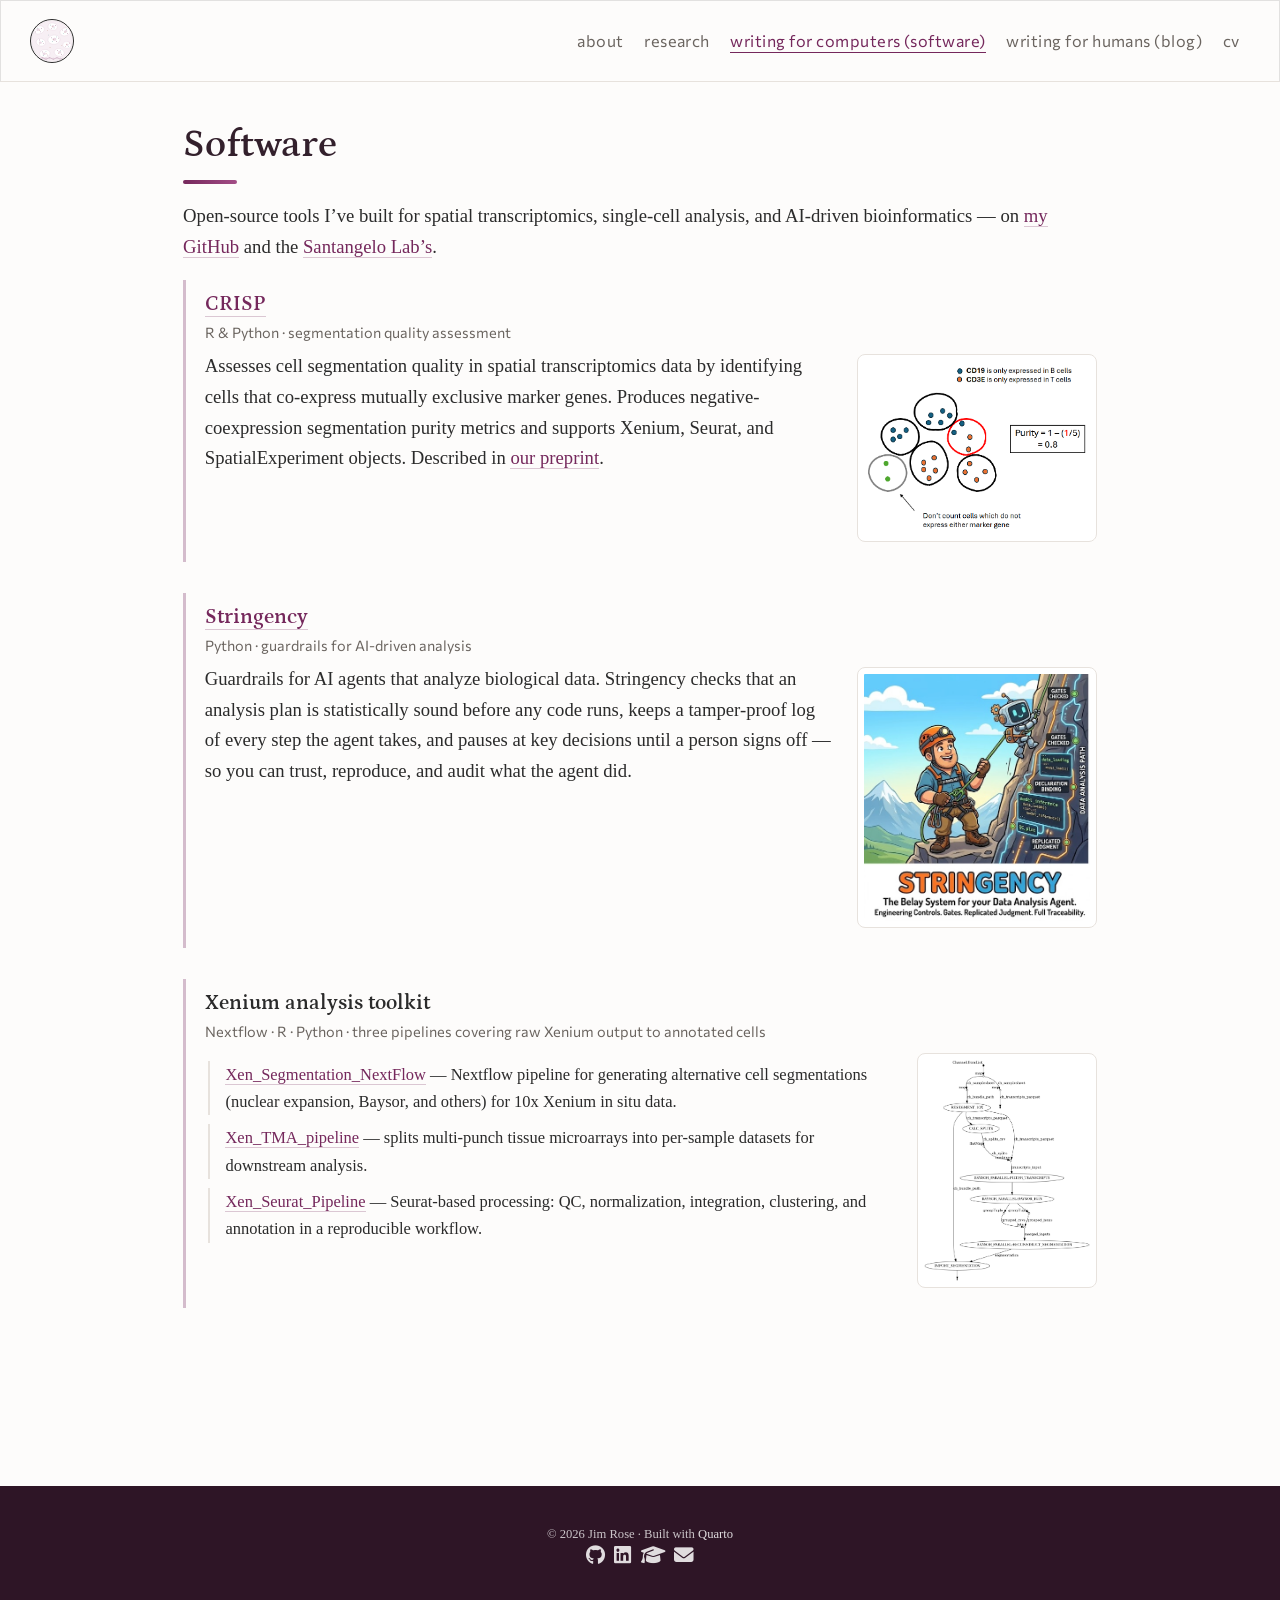
<file: software.html>
<!DOCTYPE html>
<html xmlns="http://www.w3.org/1999/xhtml" lang="en" xml:lang="en"><head>

<meta charset="utf-8">
<meta name="generator" content="quarto-1.11.9">

<meta name="viewport" content="width=device-width, initial-scale=1.0, user-scalable=yes">


<title>Software – Jim Rose</title>
<style>
/* Default styles provided by pandoc.
** See https://pandoc.org/MANUAL.html#variables-for-html for config info.
*/
span.smallcaps{font-variant: small-caps;}
div.columns{display: flex; gap: 1.5em;}
div.column{flex: auto;}
@media screen {
div.columns{gap: min(4vw, 1.5em);}
div.column{overflow-x: auto;}
}
div.hanging-indent{margin-left: 1.5em; text-indent: -1.5em;}
ul.task-list{list-style: none;}
ul.task-list li input[type="checkbox"] {
  width: 0.8em;
  margin: 0 0.8em 0.2em -1em; /* quarto-specific, see https://github.com/quarto-dev/quarto-cli/issues/4556 */ 
  vertical-align: middle;
}
</style>


<script src="site_libs/quarto-nav/quarto-nav.js"></script>
<script src="site_libs/quarto-nav/headroom.min.js"></script>
<script src="site_libs/clipboard/clipboard.min.js"></script>
<script src="site_libs/quarto-search/autocomplete.umd.js"></script>
<script src="site_libs/quarto-search/fuse.min.js"></script>
<script src="site_libs/quarto-search/quarto-search.js"></script>
<meta name="quarto:offset" content="./">
<link href="./assets/headshot.png" rel="icon" type="image/png">
<script src="site_libs/quarto-html/quarto.js" type="module"></script>
<script src="site_libs/quarto-html/tabsets/tabsets.js" type="module"></script>
<script src="site_libs/quarto-html/scrollable-regions/scrollable-regions.js" type="module"></script>
<script src="site_libs/quarto-html/popper.min.js"></script>
<script src="site_libs/quarto-html/tippy.umd.min.js"></script>
<link href="site_libs/quarto-html/tippy.css" rel="stylesheet">
<link href="site_libs/quarto-html/quarto-syntax-highlighting-556b374da156cc6703968f8f71b5660c.css" rel="stylesheet" id="quarto-text-highlighting-styles">
<script src="site_libs/bootstrap/bootstrap.min.js"></script>
<link href="site_libs/bootstrap/bootstrap-icons.css" rel="stylesheet">
<link href="site_libs/bootstrap/bootstrap-c761110cfff67bc8594c60d81f4d1e9e.min.css" rel="stylesheet" append-hash="true" id="quarto-bootstrap" data-mode="light">
<link href="site_libs/quarto-contrib/fontawesome6-6.7.2/all.min.css" rel="stylesheet">
<link href="site_libs/quarto-contrib/fontawesome6-6.7.2/latex-fontsize.css" rel="stylesheet">
<script id="quarto-search-options" type="application/json">{
  "location": "navbar",
  "copy-button": false,
  "collapse-after": 3,
  "panel-placement": "end",
  "type": "overlay",
  "limit": 50,
  "keyboard-shortcut": [
    "f",
    "/",
    "s"
  ],
  "show-item-context": false,
  "language": {
    "search-no-results-text": "No results",
    "search-matching-documents-text": "matching documents",
    "search-copy-link-title": "Copy link to search",
    "search-hide-matches-text": "Hide additional matches",
    "search-more-match-text": "more match in this document",
    "search-more-matches-text": "more matches in this document",
    "search-clear-button-title": "Clear",
    "search-text-placeholder": "",
    "search-detached-cancel-button-title": "Cancel",
    "search-submit-button-title": "Submit",
    "search-label": "Search"
  }
}</script>


</head>

<body class="nav-fixed fullcontent quarto-light"><a id="quarto-skip-link" class="visually-hidden-focusable" href="#quarto-document-content">Skip to main content</a>

<div id="quarto-search-results"></div>
  <header id="quarto-header" class="headroom fixed-top">
    <nav class="navbar navbar-expand-lg " data-bs-theme="dark" aria-label="Site">
      <div class="navbar-container container-fluid">
      <div class="navbar-brand-container mx-auto">
    <a href="./index.html" class="navbar-brand navbar-brand-logo">
    <img src="./assets/hero.svg" alt="Home — stylized tissue illustration" class="navbar-logo light-content">
    <img src="./assets/hero.svg" alt="Home — stylized tissue illustration" class="navbar-logo dark-content">
    </a>
  </div>
          <button class="navbar-toggler" type="button" data-bs-toggle="collapse" data-bs-target="#navbarCollapse" aria-controls="navbarCollapse" aria-expanded="false" aria-label="Toggle navigation" onclick="if (window.quartoToggleHeadroom) { window.quartoToggleHeadroom(); }">
  <span class="navbar-toggler-icon"></span>
</button>
          <div class="collapse navbar-collapse" id="navbarCollapse">
            <ul class="navbar-nav navbar-nav-scroll ms-auto">
  <li class="nav-item">
    <a class="nav-link" href="./about.html"> 
<span class="menu-text">about</span></a>
  </li>  
  <li class="nav-item">
    <a class="nav-link" href="./research.html"> 
<span class="menu-text">research</span></a>
  </li>  
  <li class="nav-item">
    <a class="nav-link active" href="./software.html" aria-current="page"> 
<span class="menu-text">writing for computers (software)</span></a>
  </li>  
  <li class="nav-item">
    <a class="nav-link" href="./blog.html"> 
<span class="menu-text">writing for humans (blog)</span></a>
  </li>  
  <li class="nav-item">
    <a class="nav-link" href="./cv.html"> 
<span class="menu-text">cv</span></a>
  </li>  
</ul>
          </div> <!-- /navcollapse -->
            <div class="quarto-navbar-tools">
</div>
      </div> <!-- /container-fluid -->
    </nav>
</header>
<!-- content -->
<div id="quarto-content" class="quarto-container page-columns page-rows-contents page-layout-article page-navbar">
<!-- sidebar -->
<!-- margin-sidebar -->
    
<!-- main -->
<main class="content" id="quarto-document-content" tabindex="-1">

<header id="title-block-header" class="quarto-title-block default">
<div class="quarto-title">
<h1 class="title">Software</h1>
</div>



<div class="quarto-title-meta">

    
  
    
  </div>
  


</header>


<p>Open-source tools I’ve built for spatial transcriptomics, single-cell analysis, and AI-driven bioinformatics — on <a href="https://github.com/jrose835">my GitHub</a> and the <a href="https://github.com/santangelo-lab">Santangelo Lab’s</a>.</p>
<div class="entry">
<a href="https://github.com/santangelo-lab/CRISP" class="entry-title">CRISP</a>
<div class="entry-meta">
R &amp; Python · segmentation quality assessment
</div>
<p><img src="assets/software/crisp-schematic.png" class="entry-figure img-fluid" alt="Schematic of the CRISP method: mutually exclusive marker co-expression flags segmentation errors"> Assesses cell segmentation quality in spatial transcriptomics data by identifying cells that co-express mutually exclusive marker genes. Produces negative-coexpression segmentation purity metrics and supports Xenium, Seurat, and SpatialExperiment objects. Described in <a href="https://www.biorxiv.org/content/10.64898/2026.04.16.718947v1">our preprint</a>.</p>
</div>
<div class="entry">
<a href="https://github.com/santangelo-lab/stringency" class="entry-title">Stringency</a>
<div class="entry-meta">
Python · guardrails for AI-driven analysis
</div>
<p><img src="assets/software/stringency-belay.png" class="entry-figure img-fluid" alt="Stringency diagram: a belayer holding the rope for an AI agent running an analysis"> Guardrails for AI agents that analyze biological data. Stringency checks that an analysis plan is statistically sound before any code runs, keeps a tamper-proof log of every step the agent takes, and pauses at key decisions until a person signs off — so you can trust, reproduce, and audit what the agent did.</p>
</div>
<div class="entry">
<span class="entry-title">Xenium analysis toolkit</span>
<div class="entry-meta">
Nextflow · R · Python · three pipelines covering raw Xenium output to annotated cells
</div>
<p><img src="assets/software/xen-nextflow-dag.png" class="entry-figure entry-figure-tall img-fluid" alt="Directed acyclic graph of the Xenium segmentation Nextflow pipeline"></p>
<div class="sub-entry">
<p><a href="https://github.com/jrose835/Xen_Segmentation_NextFlow">Xen_Segmentation_NextFlow</a> — Nextflow pipeline for generating alternative cell segmentations (nuclear expansion, Baysor, and others) for 10x Xenium in situ data.</p>
</div>
<div class="sub-entry">
<p><a href="https://github.com/jrose835/Xen_TMA_pipeline">Xen_TMA_pipeline</a> — splits multi-punch tissue microarrays into per-sample datasets for downstream analysis.</p>
</div>
<div class="sub-entry">
<p><a href="https://github.com/jrose835/Xen_Seurat_Pipeline">Xen_Seurat_Pipeline</a> — Seurat-based processing: QC, normalization, integration, clustering, and annotation in a reproducible workflow.</p>
</div>
</div>



</main> <!-- /main -->
<script id="quarto-html-after-body" type="application/javascript">
  window.document.addEventListener("DOMContentLoaded", function (event) {
    const isCodeAnnotation = (el) => {
      for (const clz of el.classList) {
        if (clz.startsWith('code-annotation-')) {                     
          return true;
        }
      }
      return false;
    }
    const onCopySuccess = function(e) {
      // button target
      const button = e.trigger;
      // don't keep focus
      button.blur();
      // flash "checked"
      button.classList.add('code-copy-button-checked');
      var currentTitle = button.getAttribute("title");
      button.setAttribute("title", "Copied!");
      let tooltip;
      if (window.bootstrap) {
        button.setAttribute("data-bs-toggle", "tooltip");
        button.setAttribute("data-bs-placement", "left");
        button.setAttribute("data-bs-title", "Copied!");
        tooltip = new bootstrap.Tooltip(button, 
          { trigger: "manual", 
            customClass: "code-copy-button-tooltip",
            offset: [0, -8]});
        tooltip.show();    
      }
      setTimeout(function() {
        if (tooltip) {
          tooltip.hide();
          button.removeAttribute("data-bs-title");
          button.removeAttribute("data-bs-toggle");
          button.removeAttribute("data-bs-placement");
        }
        button.setAttribute("title", currentTitle);
        button.classList.remove('code-copy-button-checked');
      }, 1000);
      // clear code selection
      e.clearSelection();
    }
    const getTextToCopy = function(trigger) {
      const outerScaffold = trigger.parentElement.cloneNode(true);
      const codeEl = outerScaffold.querySelector('code');
      for (const childEl of codeEl.children) {
        if (isCodeAnnotation(childEl)) {
          childEl.remove();
        }
      }
      return codeEl.innerText;
    }
    const clipboard = new window.ClipboardJS('.code-copy-button:not([data-in-quarto-modal])', {
      text: getTextToCopy
    });
    clipboard.on('success', onCopySuccess);
    if (window.document.getElementById('quarto-embedded-source-code-modal')) {
      const clipboardModal = new window.ClipboardJS('.code-copy-button[data-in-quarto-modal]', {
        text: getTextToCopy,
        container: window.document.getElementById('quarto-embedded-source-code-modal')
      });
      clipboardModal.on('success', onCopySuccess);
    }
      var localhostRegex = new RegExp(/^(?:http|https):\/\/localhost\:?[0-9]*\//);
      var mailtoRegex = new RegExp(/^mailto:/);
        var filterRegex = new RegExp("https:\/\/jamesrrose\.com");
      const newWindowLabel = "(opens in a new tab)";
      const newWindowNoteId = "quarto-ext-newwindow-label";
      // Links reference one hidden label through aria-describedby, so the
      // announcement never changes their accessible name.
      var describeNewWindow = (link) => {
        if (!window.document.getElementById(newWindowNoteId)) {
          var newWindowNote = window.document.createElement("span");
          newWindowNote.id = newWindowNoteId;
          newWindowNote.hidden = true;
          newWindowNote.textContent = newWindowLabel;
          window.document.body.appendChild(newWindowNote);
        }
        var describedBy = (link.getAttribute("aria-describedby") || "").split(/\s+/).filter(Boolean);
        if (!describedBy.includes(newWindowNoteId)) {
          describedBy.push(newWindowNoteId);
          link.setAttribute("aria-describedby", describedBy.join(" "));
        }
      }
      var isInternal = (href) => {
          return filterRegex.test(href) || localhostRegex.test(href) || mailtoRegex.test(href);
      }
      // Inspect non-navigation links and adorn them if external
      window.quartoDecorateExternalLinks = function (root) {
     var links = (root || window.document).querySelectorAll('a[href]:not(.nav-link):not(.navbar-brand):not(.toc-action):not(.sidebar-link):not(.sidebar-item-toggle):not(.pagination-link):not(.no-external):not([aria-hidden]):not(.dropdown-item):not(.quarto-navigation-tool):not(.about-link)');
      for (var i=0; i<links.length; i++) {
        const link = links[i];
        if (!isInternal(link.href)) {
          // undo the damage that might have been done by quarto-nav.js in the case of
          // links that we want to consider external
          if (link.dataset.originalHref !== undefined) {
            link.href = link.dataset.originalHref;
          }
            // target, if specified
            link.setAttribute("target", "_blank");
            if (link.getAttribute("rel") === null) {
              link.setAttribute("rel", "noopener");
            }
            describeNewWindow(link);
          if (!link.classList.contains('no-external-icon')) {
          }
        }
      }
      };
      window.quartoDecorateExternalLinks(window.document);
    // Esc closes the popup (WCAG 1.4.13) and focus leaving both trigger and
    // popup closes it (WCAG 2.4.11); tippy handles neither for interactive popups.
    const hideOnEscAndFocusOut = {
      name: 'hideOnEscAndFocusOut',
      defaultValue: true,
      fn(instance) {
        const dismiss = () => {
          // A show scheduled by the trigger delay would otherwise reopen it
          instance.clearDelayTimeouts();
          instance.hide();
        };
        const onKeyDown = (event) => {
          if (event.key !== 'Escape') {
            return;
          }
          // Keep Esc from also reaching page handlers (e.g. reveal.js overview),
          // except an open reveal.js slide menu, which Esc should close too.
          // The menu handles keys only when its keyboard option is on.
          const menuHandlesEsc = window.Reveal?.getPlugin?.('menu')?.isOpen() &&
            window.Reveal.getConfig().menu?.keyboard !== false;
          if (!menuHandlesEsc) {
            event.stopPropagation();
          }
          if (instance.popper.contains(window.document.activeElement)) {
            // Disabled while refocusing so the focus trigger does not reopen it
            instance.disable();
            instance.reference.focus();
            instance.enable();
          }
          dismiss();
        };
        const onFocusOut = (event) => {
          const target = event.relatedTarget;
          if (target && !instance.reference.contains(target) &&
              !instance.popper.contains(target)) {
            dismiss();
          }
        };
        // On the trigger too: a click trigger (code-annotations: select) has no
        // blur handling. Attached for the instance's lifetime so leaving the
        // trigger also cancels a show still pending on the trigger delay.
        instance.reference.addEventListener('focusout', onFocusOut);
        return {
          onShow() {
            window.document.addEventListener('keydown', onKeyDown, true);
            instance.popper.addEventListener('focusout', onFocusOut);
          },
          onHide() {
            window.document.removeEventListener('keydown', onKeyDown, true);
            instance.popper.removeEventListener('focusout', onFocusOut);
          },
          onDestroy() {
            instance.reference.removeEventListener('focusout', onFocusOut);
          },
        };
      },
    };
    function tippyHover(el, contentFn, onTriggerFn, onUntriggerFn) {
      const config = {
        allowHTML: true,
        maxWidth: 500,
        delay: 100,
        arrow: false,
        appendTo: function(el) {
            return el.parentElement;
        },
        interactive: true,
        interactiveBorder: 10,
        theme: 'quarto',
        placement: 'bottom-start',
        plugins: [hideOnEscAndFocusOut],
      };
      if (contentFn) {
        config.content = contentFn;
      }
      if (onTriggerFn) {
        config.onTrigger = onTriggerFn;
      }
      if (onUntriggerFn) {
        config.onUntrigger = onUntriggerFn;
      }
      window.tippy(el, config); 
    }
    const noterefs = window.document.querySelectorAll('a[role="doc-noteref"]');
    for (var i=0; i<noterefs.length; i++) {
      const ref = noterefs[i];
      tippyHover(ref, function() {
        // use id or data attribute instead here
        let href = ref.getAttribute('data-footnote-href') || ref.getAttribute('href');
        try { href = new URL(href).hash; } catch {}
        const id = href.replace(/^#\/?/, "");
        const note = window.document.getElementById(id);
        if (note) {
          return note.innerHTML;
        } else {
          return "";
        }
      });
    }
    const xrefs = window.document.querySelectorAll('a.quarto-xref');
    const processXRef = (id, note) => {
      // Strip column container classes
      const stripColumnClz = (el) => {
        el.classList.remove("page-full", "page-columns");
        if (el.children) {
          for (const child of el.children) {
            stripColumnClz(child);
          }
        }
      }
      stripColumnClz(note)
      if (id === null || id.startsWith('sec-')) {
        // Special case sections, only their first couple elements
        const container = document.createElement("div");
        if (note.children && note.children.length > 2) {
          container.appendChild(note.children[0].cloneNode(true));
          for (let i = 1; i < note.children.length; i++) {
            const child = note.children[i];
            if (child.tagName === "P" && child.innerText === "") {
              continue;
            } else {
              container.appendChild(child.cloneNode(true));
              break;
            }
          }
          if (window.Quarto?.typesetMath) {
            window.Quarto.typesetMath(container);
          }
          return container.innerHTML
        } else {
          if (window.Quarto?.typesetMath) {
            window.Quarto.typesetMath(note);
          }
          return note.innerHTML;
        }
      } else {
        // Remove any anchor links if they are present
        const anchorLink = note.querySelector('a.anchorjs-link');
        if (anchorLink) {
          anchorLink.remove();
        }
        if (window.Quarto?.typesetMath) {
          window.Quarto.typesetMath(note);
        }
        if (note.classList.contains("callout")) {
          return note.outerHTML;
        } else {
          return note.innerHTML;
        }
      }
    }
    for (var i=0; i<xrefs.length; i++) {
      const xref = xrefs[i];
      tippyHover(xref, undefined, function(instance) {
        instance.disable();
        let url = xref.getAttribute('href');
        let hash = undefined; 
        if (url.startsWith('#')) {
          hash = url;
        } else {
          try { hash = new URL(url).hash; } catch {}
        }
        if (hash) {
          const id = hash.replace(/^#\/?/, "");
          const note = window.document.getElementById(id);
          if (note !== null) {
            try {
              const html = processXRef(id, note.cloneNode(true));
              instance.setContent(html);
            } finally {
              instance.enable();
              instance.show();
            }
          } else {
            // See if we can fetch this
            fetch(url.split('#')[0])
            .then(res => res.text())
            .then(html => {
              const parser = new DOMParser();
              const htmlDoc = parser.parseFromString(html, "text/html");
              const note = htmlDoc.getElementById(id);
              if (note !== null) {
                const html = processXRef(id, note);
                instance.setContent(html);
              } 
            }).finally(() => {
              instance.enable();
              instance.show();
            });
          }
        } else {
          // See if we can fetch a full url (with no hash to target)
          // This is a special case and we should probably do some content thinning / targeting
          fetch(url)
          .then(res => res.text())
          .then(html => {
            const parser = new DOMParser();
            const htmlDoc = parser.parseFromString(html, "text/html");
            const note = htmlDoc.querySelector('main.content');
            if (note !== null) {
              // This should only happen for chapter cross references
              // (since there is no id in the URL)
              // remove the first header
              if (note.children.length > 0 && note.children[0].tagName === "HEADER") {
                note.children[0].remove();
              }
              const html = processXRef(null, note);
              instance.setContent(html);
            } 
          }).finally(() => {
            instance.enable();
            instance.show();
          });
        }
      }, function(instance) {
      });
    }
        let selectedAnnoteEl;
        const selectorForAnnotation = ( cell, annotation) => {
          let cellAttr = 'data-code-cell="' + cell + '"';
          let lineAttr = 'data-code-annotation="' +  annotation + '"';
          const selector = 'span[' + cellAttr + '][' + lineAttr + ']';
          return selector;
        }
        const selectCodeLines = (annoteEl) => {
          const doc = window.document;
          const targetCell = annoteEl.getAttribute("data-target-cell");
          const targetAnnotation = annoteEl.getAttribute("data-target-annotation");
          const annoteSpan = window.document.querySelector(selectorForAnnotation(targetCell, targetAnnotation));
          const lines = annoteSpan.getAttribute("data-code-lines").split(",");
          const lineIds = lines.map((line) => {
            return targetCell + "-" + line;
          })
          // Each band is positioned against its own containing block, which is
          // not the offsetParent of the lines, so place it from client rects.
          const placeBand = (band, firstEl, lastEl, codeBlock) => {
            const container = band.offsetParent;
            if (container === null) {
              return;
            }
            const containerRect = container.getBoundingClientRect();
            // Reveal.js scales slides with a transform, so convert client
            // pixels back to the CSS pixels of the container.
            const scale = containerRect.height / container.offsetHeight || 1;
            const firstRect = firstEl.getBoundingClientRect();
            const lastRect = lastEl.getBoundingClientRect();
            const top = (firstRect.top - containerRect.top) / scale - container.clientTop + container.scrollTop;
            const height = (lastRect.bottom - firstRect.top) / scale;
            band.style.top = top - 2 + "px";
            band.style.height = height + 4 + "px";
            if (codeBlock) {
              // Without the copy button wrapper, the containing block is wider
              // than the code block, so span the code block explicitly.
              const blockRect = codeBlock.getBoundingClientRect();
              band.style.left = (blockRect.left - containerRect.left) / scale - container.clientLeft + container.scrollLeft + "px";
              band.style.width = blockRect.width / scale + "px";
            }
          };
          if (lineIds.length > 0) {
            const el = window.document.getElementById(lineIds[0]);
            const lastEl = window.document.getElementById(lineIds[lineIds.length - 1]);
            const parent = el.parentElement.parentElement;
            // cook up a div (if necessary) and position it
            let div = window.document.getElementById("code-annotation-line-highlight");
            if (div === null) {
              div = window.document.createElement("div");
              div.setAttribute("id", "code-annotation-line-highlight");
              div.style.position = 'absolute';
              parent.appendChild(div);
            }
            placeBand(div, el, lastEl, parent.closest("div.sourceCode") || parent);
            let gutterDiv = window.document.getElementById("code-annotation-line-highlight-gutter");
            if (gutterDiv === null) {
              gutterDiv = window.document.createElement("div");
              gutterDiv.setAttribute("id", "code-annotation-line-highlight-gutter");
              gutterDiv.style.position = 'absolute';
              const codeCell = window.document.getElementById(targetCell);
              const gutter = codeCell.querySelector('.code-annotation-gutter');
              gutter.appendChild(gutterDiv);
            }
            placeBand(gutterDiv, el, lastEl);
            selectedAnnoteEl = annoteEl;
          }
        };
        const unselectCodeLines = () => {
          const elementsIds = ["code-annotation-line-highlight", "code-annotation-line-highlight-gutter"];
          elementsIds.forEach((elId) => {
            const div = window.document.getElementById(elId);
            if (div) {
              div.remove();
            }
          });
          selectedAnnoteEl = undefined;
        };
          // Handle positioning of the toggle
      window.addEventListener(
        "resize",
        throttle(() => {
          elRect = undefined;
          if (selectedAnnoteEl) {
            selectCodeLines(selectedAnnoteEl);
          }
        }, 10)
      );
      function throttle(fn, ms) {
      let throttle = false;
      let timer;
        return (...args) => {
          if(!throttle) { // first call gets through
              fn.apply(this, args);
              throttle = true;
          } else { // all the others get throttled
              if(timer) clearTimeout(timer); // cancel #2
              timer = setTimeout(() => {
                fn.apply(this, args);
                timer = throttle = false;
              }, ms);
          }
        };
      }
        // Attach click handler to the DT
        const annoteDls = window.document.querySelectorAll('dt[data-target-cell]');
        for (const annoteDlNode of annoteDls) {
          annoteDlNode.addEventListener('click', (event) => {
            const clickedEl = event.target;
            if (clickedEl !== selectedAnnoteEl) {
              unselectCodeLines();
              const activeEl = window.document.querySelector('dt[data-target-cell].code-annotation-active');
              if (activeEl) {
                activeEl.classList.remove('code-annotation-active');
              }
              selectCodeLines(clickedEl);
              clickedEl.classList.add('code-annotation-active');
            } else {
              // Unselect the line
              unselectCodeLines();
              clickedEl.classList.remove('code-annotation-active');
            }
          });
        }
    const findCites = (el) => {
      const parentEl = el.parentElement;
      if (parentEl) {
        const cites = parentEl.dataset.cites;
        if (cites) {
          return {
            el,
            cites: cites.split(' ')
          };
        } else {
          return findCites(el.parentElement)
        }
      } else {
        return undefined;
      }
    };
    var bibliorefs = window.document.querySelectorAll('a[role="doc-biblioref"]');
    for (var i=0; i<bibliorefs.length; i++) {
      const ref = bibliorefs[i];
      const citeInfo = findCites(ref);
      if (citeInfo) {
        tippyHover(citeInfo.el, function() {
          var popup = window.document.createElement('div');
          citeInfo.cites.forEach(function(cite) {
            var citeDiv = window.document.createElement('div');
            citeDiv.classList.add('hanging-indent');
            citeDiv.classList.add('csl-entry');
            var biblioDiv = window.document.getElementById('ref-' + cite);
            if (biblioDiv) {
              citeDiv.innerHTML = biblioDiv.innerHTML;
            }
            popup.appendChild(citeDiv);
          });
          return popup.innerHTML;
        });
      }
    }
  });
  </script>
  <script type="application/javascript">
  window.quartoScrollableRegionsLabels = {"code":"Scrollable code","output":"Scrollable output"};
  </script>
</div> <!-- /content -->
<footer class="footer">
  <div class="nav-footer">
    <div class="nav-footer-left">
      &nbsp;
    </div>   
    <div class="nav-footer-center">
<p>© 2026 Jim Rose · Built with <a href="https://quarto.org">Quarto</a> <br> <a href="https://github.com/jrose835"><i class="fa-brands fa-github" aria-label="github"></i></a> &nbsp; <a href="https://www.linkedin.com/in/james-r-rose-85b70023/"><i class="fa-brands fa-linkedin" aria-label="linkedin"></i></a> &nbsp; <a href="https://scholar.google.com/citations?user=G2WDGLUAAAAJ&amp;hl=en"><i class="fa-solid fa-graduation-cap" aria-label="graduation-cap"></i></a> &nbsp; <a href="mailto:jrose835@gmail.com"><i class="fa-solid fa-envelope" aria-label="envelope"></i></a></p>
</div>
    <div class="nav-footer-right">
      &nbsp;
    </div>
  </div>
</footer>




</body></html>
</file>
<file: site_libs/quarto-html/tippy.css>
.tippy-box[data-animation=fade][data-state=hidden]{opacity:0}[data-tippy-root]{max-width:calc(100vw - 10px)}.tippy-box{position:relative;background-color:#333;color:#fff;border-radius:4px;font-size:14px;line-height:1.4;white-space:normal;outline:0;transition-property:transform,visibility,opacity}.tippy-box[data-placement^=top]>.tippy-arrow{bottom:0}.tippy-box[data-placement^=top]>.tippy-arrow:before{bottom:-7px;left:0;border-width:8px 8px 0;border-top-color:initial;transform-origin:center top}.tippy-box[data-placement^=bottom]>.tippy-arrow{top:0}.tippy-box[data-placement^=bottom]>.tippy-arrow:before{top:-7px;left:0;border-width:0 8px 8px;border-bottom-color:initial;transform-origin:center bottom}.tippy-box[data-placement^=left]>.tippy-arrow{right:0}.tippy-box[data-placement^=left]>.tippy-arrow:before{border-width:8px 0 8px 8px;border-left-color:initial;right:-7px;transform-origin:center left}.tippy-box[data-placement^=right]>.tippy-arrow{left:0}.tippy-box[data-placement^=right]>.tippy-arrow:before{left:-7px;border-width:8px 8px 8px 0;border-right-color:initial;transform-origin:center right}.tippy-box[data-inertia][data-state=visible]{transition-timing-function:cubic-bezier(.54,1.5,.38,1.11)}.tippy-arrow{width:16px;height:16px;color:#333}.tippy-arrow:before{content:"";position:absolute;border-color:transparent;border-style:solid}.tippy-content{position:relative;padding:5px 9px;z-index:1}
</file>
<file: site_libs/quarto-html/quarto-syntax-highlighting-556b374da156cc6703968f8f71b5660c.css>
/* quarto syntax highlight colors */
:root {
  --quarto-hl-ot-color: #003B4F;
  --quarto-hl-at-color: #657422;
  --quarto-hl-ss-color: #20794D;
  --quarto-hl-an-color: #5E5E5E;
  --quarto-hl-fu-color: #4758AB;
  --quarto-hl-st-color: #20794D;
  --quarto-hl-cf-color: #003B4F;
  --quarto-hl-op-color: #5E5E5E;
  --quarto-hl-er-color: #AD0000;
  --quarto-hl-bn-color: #AD0000;
  --quarto-hl-al-color: #AD0000;
  --quarto-hl-va-color: #111111;
  --quarto-hl-bu-color: inherit;
  --quarto-hl-ex-color: inherit;
  --quarto-hl-pp-color: #AD0000;
  --quarto-hl-in-color: #5E5E5E;
  --quarto-hl-vs-color: #20794D;
  --quarto-hl-wa-color: #5E5E5E;
  --quarto-hl-do-color: #5E5E5E;
  --quarto-hl-im-color: #00769E;
  --quarto-hl-ch-color: #20794D;
  --quarto-hl-dt-color: #AD0000;
  --quarto-hl-fl-color: #AD0000;
  --quarto-hl-co-color: #5E5E5E;
  --quarto-hl-cv-color: #5E5E5E;
  --quarto-hl-cn-color: #8f5902;
  --quarto-hl-sc-color: #5E5E5E;
  --quarto-hl-dv-color: #AD0000;
  --quarto-hl-kw-color: #003B4F;
}

/* other quarto variables */
:root {
  --quarto-font-monospace: "Fira Mono", SFMono-Regular, Menlo, monospace;
}

/* syntax highlight based on Pandoc's rules */
pre > code.sourceCode > span {
  color: #003B4F;
}

code.sourceCode > span {
  color: #003B4F;
}

div.sourceCode,
div.sourceCode pre.sourceCode {
  color: #003B4F;
}

/* Normal */
code span {
  color: #003B4F;
}

/* Alert */
code span.al {
  color: #AD0000;
  font-style: inherit;
}

/* Annotation */
code span.an {
  color: #5E5E5E;
  font-style: inherit;
}

/* Attribute */
code span.at {
  color: #657422;
  font-style: inherit;
}

/* BaseN */
code span.bn {
  color: #AD0000;
  font-style: inherit;
}

/* BuiltIn */
code span.bu {
  font-style: inherit;
}

/* ControlFlow */
code span.cf {
  color: #003B4F;
  font-weight: bold;
  font-style: inherit;
}

/* Char */
code span.ch {
  color: #20794D;
  font-style: inherit;
}

/* Constant */
code span.cn {
  color: #8f5902;
  font-style: inherit;
}

/* Comment */
code span.co {
  color: #5E5E5E;
  font-style: inherit;
}

/* CommentVar */
code span.cv {
  color: #5E5E5E;
  font-style: italic;
}

/* Documentation */
code span.do {
  color: #5E5E5E;
  font-style: italic;
}

/* DataType */
code span.dt {
  color: #AD0000;
  font-style: inherit;
}

/* DecVal */
code span.dv {
  color: #AD0000;
  font-style: inherit;
}

/* Error */
code span.er {
  color: #AD0000;
  font-style: inherit;
}

/* Extension */
code span.ex {
  font-style: inherit;
}

/* Float */
code span.fl {
  color: #AD0000;
  font-style: inherit;
}

/* Function */
code span.fu {
  color: #4758AB;
  font-style: inherit;
}

/* Import */
code span.im {
  color: #00769E;
  font-style: inherit;
}

/* Information */
code span.in {
  color: #5E5E5E;
  font-style: inherit;
}

/* Keyword */
code span.kw {
  color: #003B4F;
  font-weight: bold;
  font-style: inherit;
}

/* Operator */
code span.op {
  color: #5E5E5E;
  font-style: inherit;
}

/* Other */
code span.ot {
  color: #003B4F;
  font-style: inherit;
}

/* Preprocessor */
code span.pp {
  color: #AD0000;
  font-style: inherit;
}

/* SpecialChar */
code span.sc {
  color: #5E5E5E;
  font-style: inherit;
}

/* SpecialString */
code span.ss {
  color: #20794D;
  font-style: inherit;
}

/* String */
code span.st {
  color: #20794D;
  font-style: inherit;
}

/* Variable */
code span.va {
  color: #111111;
  font-style: inherit;
}

/* VerbatimString */
code span.vs {
  color: #20794D;
  font-style: inherit;
}

/* Warning */
code span.wa {
  color: #5E5E5E;
  font-style: italic;
}

.prevent-inlining {
  content: "</";
}

/*# sourceMappingURL=8cc620624b2db99cb5894d813473a5d1.css.map */
</file>
<file: site_libs/quarto-contrib/fontawesome6-6.7.2/latex-fontsize.css>
.fa-tiny {
  font-size: 0.5em;
}
.fa-scriptsize {
  font-size: 0.7em;
}
.fa-footnotesize {
  font-size: 0.8em;
}
.fa-small {
  font-size: 0.9em;
}
.fa-normalsize {
  font-size: 1em;
}
.fa-large {
  font-size: 1.2em;
}
.fa-Large {
  font-size: 1.5em;
}
.fa-LARGE {
  font-size: 1.75em;
}
.fa-huge {
  font-size: 2em;
}
.fa-Huge {
  font-size: 2.5em;
}
</file>
